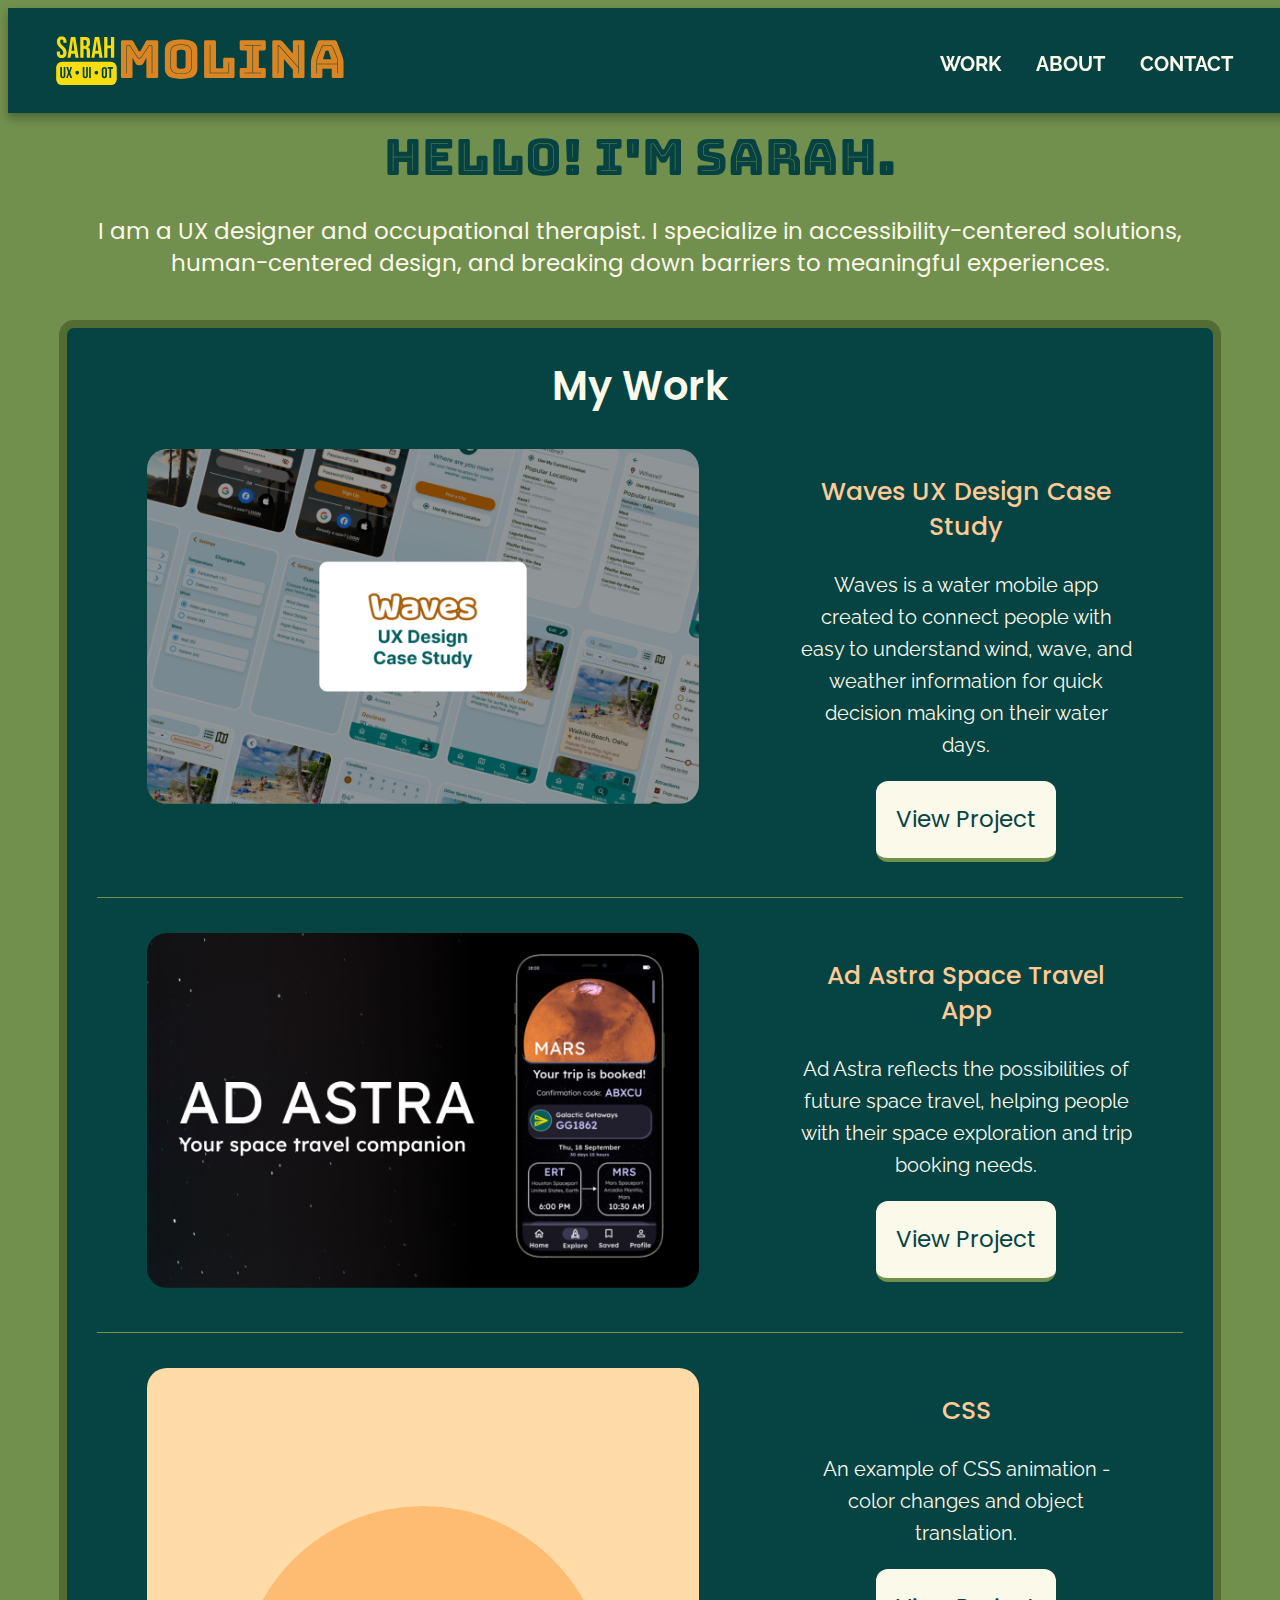
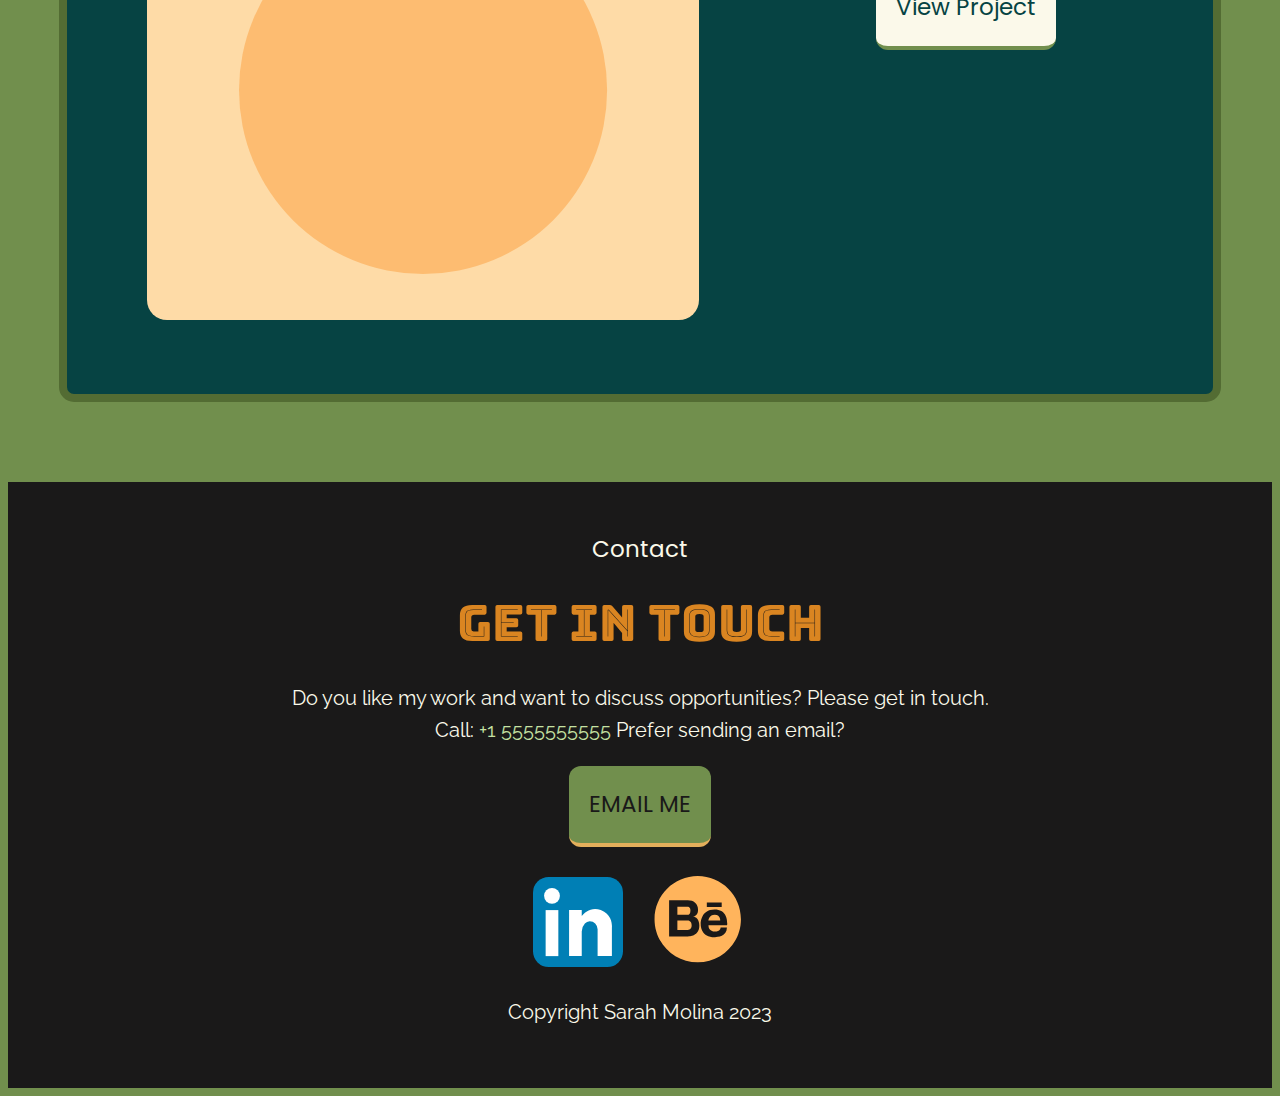
<file: index.html>
<!DOCTYPE html>
<html lang="en">
<head>
    <meta charset="UTF-8">
    <meta name="viewport" content="width=device-width, initial-scale=1">
    <link rel="stylesheet" type="text/css" href="https://necolas.github.io/normalize.css/8.0.1/normalize.css">
    <link rel="stylesheet" type="text/css" href="css/style.css">
    <link rel="preconnect" href="https://fonts.googleapis.com">
    <link rel="preconnect" href="https://fonts.gstatic.com" crossorigin>
    <link href="https://fonts.googleapis.com/css2?family=Raleway&display=swap" rel="stylesheet">
    <link rel="preconnect" href="https://fonts.googleapis.com">
    <link rel="preconnect" href="https://fonts.gstatic.com" crossorigin>
    <link href="https://fonts.googleapis.com/css2?family=Poppins:wght@400;500;600;700&display=swap" rel="stylesheet">
    <link rel="preconnect" href="https://fonts.googleapis.com">
    <link rel="preconnect" href="https://fonts.gstatic.com" crossorigin>
    <link href="https://fonts.googleapis.com/css2?family=Bungee+Inline&display=swap" rel="stylesheet">
    <title>Sarah Molina UX/UI Designer</title>
    <link rel="stylesheet" href="https://cdnjs.cloudflare.com/ajax/libs/font-awesome/6.5.1/css/all.min.css" integrity="sha512-DTOQO9RWCH3ppGqcWaEA1BIZOC6xxalwEsw9c2QQeAIftl+Vegovlnee1c9QX4TctnWMn13TZye+giMm8e2LwA==" crossorigin="anonymous" referrerpolicy="no-referrer" />
</head>

<body>
    <header id="header">
       <div class="container"> <!--container circlebehind-->
            <div class="navtoggle" id="myNavtoggle">  
                <a href="index.html"><svg id="logo" class="smlogo" width="auto" height="100%" viewBox="0 0 515 108" fill="none" xmlns="http://www.w3.org/2000/svg">
                    <path d="M23.384 51.51C20.664 51.51 18.607 50.745 17.213 49.215C15.819 47.651 15.122 45.424 15.122 42.534V40.494H20.426V42.942C20.426 45.254 21.395 46.41 23.333 46.41C24.285 46.41 24.999 46.138 25.475 45.594C25.985 45.016 26.24 44.098 26.24 42.84C26.24 41.344 25.9 40.035 25.22 38.913C24.54 37.757 23.282 36.38 21.446 34.782C19.134 32.742 17.519 30.906 16.601 29.274C15.683 27.608 15.224 25.738 15.224 23.664C15.224 20.842 15.938 18.666 17.366 17.136C18.794 15.572 20.868 14.79 23.588 14.79C26.274 14.79 28.297 15.572 29.657 17.136C31.051 18.666 31.748 20.876 31.748 23.766V25.245H26.444V23.409C26.444 22.185 26.206 21.301 25.73 20.757C25.254 20.179 24.557 19.89 23.639 19.89C21.769 19.89 20.834 21.029 20.834 23.307C20.834 24.599 21.174 25.806 21.854 26.928C22.568 28.05 23.843 29.41 25.679 31.008C28.025 33.048 29.64 34.901 30.524 36.567C31.408 38.233 31.85 40.188 31.85 42.432C31.85 45.356 31.119 47.6 29.657 49.164C28.229 50.728 26.138 51.51 23.384 51.51ZM39.2522 15.3H46.8512L52.6652 51H47.0552L46.0352 43.911V44.013H39.6602L38.6402 51H33.4382L39.2522 15.3ZM45.3722 39.168L42.8732 21.522H42.7712L40.3232 39.168H45.3722ZM55.3869 15.3H63.6999C66.5899 15.3 68.6979 15.98 70.0239 17.34C71.3499 18.666 72.0129 20.723 72.0129 23.511V25.704C72.0129 29.41 70.7889 31.756 68.3409 32.742V32.844C69.7009 33.252 70.6529 34.085 71.1969 35.343C71.7749 36.601 72.0639 38.284 72.0639 40.392V46.665C72.0639 47.685 72.0979 48.518 72.1659 49.164C72.2339 49.776 72.4039 50.388 72.6759 51H66.9639C66.7599 50.422 66.6239 49.878 66.5559 49.368C66.4879 48.858 66.4539 47.94 66.4539 46.614V40.086C66.4539 38.454 66.1819 37.315 65.6379 36.669C65.1279 36.023 64.2269 35.7 62.9349 35.7H60.9969V51H55.3869V15.3ZM63.0369 30.6C64.1589 30.6 64.9919 30.311 65.5359 29.733C66.1139 29.155 66.4029 28.186 66.4029 26.826V24.072C66.4029 22.78 66.1649 21.845 65.6889 21.267C65.2469 20.689 64.5329 20.4 63.5469 20.4H60.9969V30.6H63.0369ZM80.2912 15.3H87.8902L93.7042 51H88.0942L87.0742 43.911V44.013H80.6992L79.6792 51H74.4772L80.2912 15.3ZM86.4112 39.168L83.9122 21.522H83.8102L81.3622 39.168H86.4112ZM96.426 15.3H102.036V29.835H108.054V15.3H113.664V51H108.054V34.935H102.036V51H96.426V15.3Z" fill="#F7DD0E"/>
                    <rect x="14" y="58" width="104" height="40" rx="10" fill="#F7DD0E"/>
                    <path d="M25.427 86.27C23.987 86.27 22.889 85.865 22.133 85.055C21.377 84.227 20.999 83.048 20.999 81.518V67.1H23.969V81.734C23.969 82.382 24.095 82.85 24.347 83.138C24.617 83.426 24.995 83.57 25.481 83.57C25.967 83.57 26.336 83.426 26.588 83.138C26.858 82.85 26.993 82.382 26.993 81.734V67.1H29.855V81.518C29.855 83.048 29.477 84.227 28.721 85.055C27.965 85.865 26.867 86.27 25.427 86.27ZM34.5629 76.334L31.2959 67.1H34.4279L36.4259 73.202H36.4799L38.5319 67.1H41.3399L38.0729 76.334L41.5019 86H38.3699L36.2099 79.412H36.1559L33.9419 86H31.1339L34.5629 76.334ZM50.1799 79.655C49.3159 79.655 48.5779 79.358 47.9659 78.764C47.3719 78.152 47.0749 77.414 47.0749 76.55C47.0749 75.686 47.3719 74.957 47.9659 74.363C48.5779 73.751 49.3159 73.445 50.1799 73.445C51.0439 73.445 51.7729 73.751 52.3669 74.363C52.9789 74.957 53.2849 75.686 53.2849 76.55C53.2849 77.414 52.9789 78.152 52.3669 78.764C51.7729 79.358 51.0439 79.655 50.1799 79.655ZM63.9758 86.27C62.5358 86.27 61.4378 85.865 60.6818 85.055C59.9258 84.227 59.5478 83.048 59.5478 81.518V67.1H62.5178V81.734C62.5178 82.382 62.6438 82.85 62.8958 83.138C63.1658 83.426 63.5438 83.57 64.0298 83.57C64.5158 83.57 64.8848 83.426 65.1368 83.138C65.4068 82.85 65.5418 82.382 65.5418 81.734V67.1H68.4038V81.518C68.4038 83.048 68.0258 84.227 67.2698 85.055C66.5138 85.865 65.4158 86.27 63.9758 86.27ZM70.5191 67.1H73.4891V86H70.5191V67.1ZM82.9807 79.655C82.1167 79.655 81.3787 79.358 80.7667 78.764C80.1727 78.152 79.8757 77.414 79.8757 76.55C79.8757 75.686 80.1727 74.957 80.7667 74.363C81.3787 73.751 82.1167 73.445 82.9807 73.445C83.8447 73.445 84.5737 73.751 85.1677 74.363C85.7797 74.957 86.0857 75.686 86.0857 76.55C86.0857 77.414 85.7797 78.152 85.1677 78.764C84.5737 79.358 83.8447 79.655 82.9807 79.655ZM96.7496 86.27C95.2916 86.27 94.1756 85.856 93.4016 85.028C92.6276 84.2 92.2406 83.03 92.2406 81.518V71.582C92.2406 70.07 92.6276 68.9 93.4016 68.072C94.1756 67.244 95.2916 66.83 96.7496 66.83C98.2076 66.83 99.3236 67.244 100.098 68.072C100.872 68.9 101.259 70.07 101.259 71.582V81.518C101.259 83.03 100.872 84.2 100.098 85.028C99.3236 85.856 98.2076 86.27 96.7496 86.27ZM96.7496 83.57C97.7756 83.57 98.2886 82.949 98.2886 81.707V71.393C98.2886 70.151 97.7756 69.53 96.7496 69.53C95.7236 69.53 95.2106 70.151 95.2106 71.393V81.707C95.2106 82.949 95.7236 83.57 96.7496 83.57ZM105.484 69.8H102.379V67.1H111.559V69.8H108.454V86H105.484V69.8Z" fill="#064343"/>
                    <path d="M156.89 51.35C155.81 51.35 155.03 51.11 154.55 50.63C154.07 50.15 153.32 49.13 152.3 47.57L141.32 30.83C140.96 30.23 140.54 29.84 140.06 29.66C139.58 29.42 139.1 29.3 138.62 29.3H137.09C136.31 29.3 135.71 29.54 135.29 30.02C134.93 30.44 134.75 31.13 134.75 32.09V77.9H135.65V32.09C135.65 31.61 135.74 31.19 135.92 30.83C136.1 30.41 136.49 30.2 137.09 30.2H138.44C138.86 30.2 139.22 30.26 139.52 30.38C139.88 30.5 140.24 30.86 140.6 31.46L151.58 48.02C152.66 49.64 153.47 50.75 154.01 51.35C154.61 51.95 155.57 52.25 156.89 52.25C158.21 52.25 159.14 51.95 159.68 51.35C160.28 50.75 161.12 49.64 162.2 48.02L173.18 31.46C173.54 30.86 173.87 30.5 174.17 30.38C174.47 30.26 174.83 30.2 175.25 30.2H176.6C177.2 30.2 177.59 30.41 177.77 30.83C178.01 31.19 178.13 31.61 178.13 32.09V77.9H179.03V32.09C179.03 31.13 178.82 30.44 178.4 30.02C178.04 29.54 177.44 29.3 176.6 29.3H175.07C174.59 29.3 174.11 29.42 173.63 29.66C173.21 29.84 172.82 30.23 172.46 30.83L161.48 47.57C160.46 49.13 159.71 50.15 159.23 50.63C158.75 51.11 157.97 51.35 156.89 51.35ZM141.86 86H128.45C127.31 86 126.47 85.76 125.93 85.28C125.45 84.74 125.21 83.9 125.21 82.76V24.44C125.21 23.3 125.45 22.49 125.93 22.01C126.47 21.47 127.31 21.2 128.45 21.2H142.94C143.9 21.2 144.68 21.41 145.28 21.83C145.94 22.25 146.54 22.94 147.08 23.9L155.18 38.57C155.48 39.11 155.72 39.5 155.9 39.74C156.14 39.98 156.44 40.1 156.8 40.1H157.61C157.97 40.1 158.24 39.98 158.42 39.74C158.66 39.5 158.93 39.11 159.23 38.57L167.24 23.9C167.78 22.94 168.35 22.25 168.95 21.83C169.61 21.41 170.42 21.2 171.38 21.2H185.96C187.1 21.2 187.91 21.47 188.39 22.01C188.93 22.49 189.2 23.3 189.2 24.44V82.76C189.2 83.9 188.93 84.74 188.39 85.28C187.91 85.76 187.1 86 185.96 86H172.1C170.96 86 170.12 85.76 169.58 85.28C169.1 84.74 168.86 83.9 168.86 82.76V51.08L163.55 60.89C163.01 61.91 162.35 62.66 161.57 63.14C160.85 63.56 159.92 63.77 158.78 63.77H155.18C154.04 63.77 153.08 63.56 152.3 63.14C151.58 62.66 150.95 61.91 150.41 60.89L145.1 51.08V82.76C145.1 83.9 144.83 84.74 144.29 85.28C143.81 85.76 143 86 141.86 86ZM256.487 68.99C256.487 71.75 256.067 74.27 255.227 76.55C254.447 78.77 253.007 80.69 250.907 82.31C248.867 83.87 246.017 85.1 242.357 86C238.757 86.9 234.167 87.35 228.587 87.35C223.007 87.35 218.387 86.9 214.727 86C211.067 85.1 208.187 83.87 206.087 82.31C204.047 80.69 202.607 78.77 201.767 76.55C200.987 74.27 200.597 71.75 200.597 68.99V38.3C200.597 35.54 200.987 33.05 201.767 30.83C202.607 28.55 204.047 26.6 206.087 24.98C208.187 23.36 211.067 22.1 214.727 21.2C218.387 20.3 223.007 19.85 228.587 19.85C234.167 19.85 238.757 20.3 242.357 21.2C246.017 22.1 248.867 23.36 250.907 24.98C253.007 26.6 254.447 28.55 255.227 30.83C256.067 33.05 256.487 35.54 256.487 38.3V68.99ZM246.677 66.92V40.37C246.677 36.77 245.387 33.86 242.807 31.64C240.227 29.36 235.427 28.22 228.407 28.22C221.387 28.22 216.617 29.36 214.097 31.64C211.577 33.86 210.317 36.77 210.317 40.37V66.92C210.317 70.52 211.577 73.46 214.097 75.74C216.617 77.96 221.387 79.07 228.407 79.07C235.427 79.07 240.227 77.96 242.807 75.74C245.387 73.46 246.677 70.52 246.677 66.92ZM211.217 66.92V40.37C211.217 37.01 212.417 34.31 214.817 32.27C217.217 30.17 221.747 29.12 228.407 29.12C235.067 29.12 239.627 30.17 242.087 32.27C244.547 34.31 245.777 37.01 245.777 40.37V66.92C245.777 70.28 244.547 73.01 242.087 75.11C239.627 77.15 235.067 78.17 228.407 78.17C221.747 78.17 217.217 77.15 214.817 75.11C212.417 73.01 211.217 70.28 211.217 66.92ZM221.027 65.75C221.027 66.95 221.477 67.97 222.377 68.81C223.277 69.59 225.347 69.98 228.587 69.98C231.827 69.98 233.897 69.59 234.797 68.81C235.697 67.97 236.147 66.95 236.147 65.75V41.54C236.147 40.4 235.697 39.44 234.797 38.66C233.897 37.82 231.827 37.4 228.587 37.4C225.347 37.4 223.277 37.82 222.377 38.66C221.477 39.44 221.027 40.4 221.027 41.54V65.75ZM316.994 86H271.184C270.044 86 269.204 85.76 268.664 85.28C268.184 84.74 267.944 83.9 267.944 82.76V24.44C267.944 23.3 268.184 22.49 268.664 22.01C269.204 21.47 270.044 21.2 271.184 21.2H285.134C286.274 21.2 287.084 21.47 287.564 22.01C288.104 22.49 288.374 23.3 288.374 24.44V68.99H300.704V54.41C300.704 53.27 300.944 52.46 301.424 51.98C301.964 51.44 302.804 51.17 303.944 51.17H316.994C318.134 51.17 318.944 51.44 319.424 51.98C319.964 52.46 320.234 53.27 320.234 54.41V82.76C320.234 83.9 319.964 84.74 319.424 85.28C318.944 85.76 318.134 86 316.994 86ZM277.754 77.9H310.874V59.27H309.974V77H278.654V29.3H277.754V77.9ZM332.323 86C331.183 86 330.343 85.76 329.803 85.28C329.323 84.74 329.083 83.9 329.083 82.76V72.05C329.083 70.91 329.323 70.1 329.803 69.62C330.343 69.08 331.183 68.81 332.323 68.81H341.233V38.57H332.323C331.183 38.57 330.343 38.33 329.803 37.85C329.323 37.31 329.083 36.47 329.083 35.33V24.44C329.083 23.3 329.323 22.49 329.803 22.01C330.343 21.47 331.183 21.2 332.323 21.2H370.663C371.803 21.2 372.613 21.47 373.093 22.01C373.633 22.49 373.902 23.3 373.902 24.44V35.33C373.902 36.47 373.633 37.31 373.093 37.85C372.613 38.33 371.803 38.57 370.663 38.57H361.933V68.81H370.663C371.803 68.81 372.613 69.08 373.093 69.62C373.633 70.1 373.902 70.91 373.902 72.05V82.76C373.902 83.9 373.633 84.74 373.093 85.28C372.613 85.76 371.803 86 370.663 86H332.323ZM365.803 77.9V77H352.033V30.2H365.803V29.3H337.183V30.2H351.133V77H337.183V77.9H365.803ZM396.895 30.02C396.595 29.72 396.355 29.51 396.175 29.39C395.995 29.27 395.785 29.21 395.545 29.21C395.305 29.21 395.065 29.3 394.825 29.48C394.585 29.66 394.465 29.93 394.465 30.29V77.9H395.365V30.47C395.365 30.41 395.365 30.35 395.365 30.29C395.425 30.23 395.485 30.2 395.545 30.2C395.605 30.2 395.665 30.23 395.725 30.29C395.845 30.35 395.935 30.41 395.995 30.47L430.015 68.63V77.9H430.915V29.3H430.015V67.28L396.895 30.02ZM401.755 86H388.255C387.115 86 386.275 85.76 385.735 85.28C385.255 84.74 385.015 83.9 385.015 82.76V24.44C385.015 23.3 385.255 22.49 385.735 22.01C386.275 21.47 387.115 21.2 388.255 21.2H397.615C398.755 21.2 399.715 21.38 400.495 21.74C401.335 22.1 402.145 22.73 402.925 23.63L420.385 43.61V24.44C420.385 23.3 420.625 22.49 421.105 22.01C421.645 21.47 422.485 21.2 423.625 21.2H437.125C438.265 21.2 439.075 21.47 439.555 22.01C440.095 22.49 440.365 23.3 440.365 24.44V82.76C440.365 83.9 440.095 84.74 439.555 85.28C439.075 85.76 438.265 86 437.125 86H423.625C422.485 86 421.645 85.76 421.105 85.28C420.625 84.74 420.385 83.9 420.385 82.76V71.69L404.995 53.06V82.76C404.995 83.9 404.725 84.74 404.185 85.28C403.705 85.76 402.895 86 401.755 86ZM461.868 58.73C461.868 57.11 461.988 55.61 462.228 54.23C462.528 52.85 462.888 51.56 463.308 50.36L469.068 35.6C469.668 34.1 470.328 32.84 471.048 31.82C471.768 30.74 473.028 30.2 474.828 30.2H483.648C485.328 30.2 486.528 30.74 487.248 31.82C487.968 32.84 488.658 34.13 489.318 35.69L495.528 50.36C495.948 51.56 496.278 52.85 496.518 54.23C496.818 55.61 496.968 57.11 496.968 58.73V61.52H461.868V58.73ZM476.268 40.1L472.038 53.78H486.168L481.938 40.1C481.698 39.56 481.428 39.17 481.128 38.93C480.888 38.69 480.588 38.57 480.228 38.57H477.978C477.618 38.57 477.288 38.69 476.988 38.93C476.748 39.17 476.508 39.56 476.268 40.1ZM496.968 77.9H497.868V58.73C497.868 57.05 497.718 55.52 497.418 54.14C497.178 52.7 496.818 51.32 496.338 50L490.128 35.33C489.408 33.59 488.628 32.15 487.788 31.01C487.008 29.87 485.628 29.3 483.648 29.3H474.828C472.788 29.3 471.348 29.87 470.508 31.01C469.668 32.15 468.918 33.56 468.258 35.24L462.498 50C462.018 51.32 461.628 52.7 461.328 54.14C461.088 55.52 460.968 57.05 460.968 58.73V77.9H461.868V62.42H496.968V77.9ZM471.138 82.76C471.138 83.9 470.868 84.74 470.328 85.28C469.848 85.76 469.038 86 467.898 86H454.668C453.528 86 452.688 85.76 452.148 85.28C451.668 84.74 451.428 83.9 451.428 82.76V59C451.428 57.2 451.698 55.13 452.238 52.79C452.838 50.45 453.738 47.72 454.938 44.6L462.768 24.17C463.128 23.15 463.668 22.4 464.388 21.92C465.168 21.44 466.158 21.2 467.358 21.2H491.568C492.708 21.2 493.638 21.44 494.358 21.92C495.138 22.4 495.708 23.15 496.068 24.17L503.898 44.6C505.098 47.72 505.968 50.45 506.508 52.79C507.108 55.13 507.408 57.2 507.408 59V82.76C507.408 83.9 507.138 84.74 506.598 85.28C506.118 85.76 505.308 86 504.168 86H490.578C489.378 86 488.478 85.76 487.878 85.28C487.338 84.74 487.068 83.9 487.068 82.76V70.16H471.138V82.76Z" fill="#DA8521"/>
                </svg></a>

                <nav>
                    <ul>
                        <li><a href="index.html">Work</a></li>
                        <li><a href="about.html">About</a></li>
                        <li><a href="#contact">Contact</a></li>
                        <li><a href="javascript:void(0);" class="icon" onclick="menuToggle()"><i class="fa-solid fa-bars"></i></a></li>
                    </ul>
                </nav>
            </div>
        </div>
    </header>



    <main id="overview">
        <div id="hero">
            <div class="container">
            <h1>Hello! I'm Sarah.</h1>
             <h4><span>I am a UX designer and occupational therapist. I specialize in accessibility-centered solutions, human-centered design, and breaking down barriers to meaningful experiences.</span></h4>   
            <!--<p>Paragraph Text</p>-->
            </div>
        </div>

        <div id="work">
            <div class="container-1">
                <h2>My Work</h2>
                <div>
                    <div class="row-1">
                        <div class="col-md-6 col-lg-7">
                        <picture>
                            <source srcset="img/waves/waves@1x.png" media="(max-width:767px)">
                            <img src="img/waves/waves@2x.png" alt="Waves Project Image">
                        </picture>
                        </div>

                        <div class="col-md-6 col-lg-5">
                            <h3>Waves UX Design Case Study</h3>
                            <p>Waves is a water mobile app created to connect people with easy to understand wind, wave, and weather
                                information for quick decision making on their water days.</p>
                            <a href="waves.html" class="button" target="_blank">View Project</a>
                        </div> 
                    </div>

                    <div class="row-1"> <!-- class="row" -->
                        <div class="col-md-6 col-lg-7">
                        <picture>
                            <source srcset="img/ad-astra/ad_astra@1x.png" media="(max-width:767px)">
                            <img src="img/ad-astra/ad_astra@2x.png" alt="Ad Astra Project Image">
                        </picture>
                        </div>
                        
                        <div class="col-md-6 col-lg-5">
                            <h3>Ad Astra Space Travel App</h3>
                            <p>Ad Astra reflects the possibilities of future space travel, helping people with their space exploration and trip booking needs.</p>
                            <a href="adastra.html" class="button" target="_blank">View Project</a>
                        </div>
                    </div>
                    
                    <div class="row no-line"> <!-- class="row" -->
                        <div class="col-md-6 col-lg-7">
                            
                        <svg id="about-circle" class="circle-illustration" xmlns="http://www.w3.org/2000/svg" xmlns:xlink="http://www.w3.org/1999/xlink" x="0px" y="0px"
                            viewBox="0 0 1200 1200" style="enable-background:new 0 0 1200 1200;" xml:space="preserve">
                       <g id="Background" class="background-1">
                           <rect style="fill:#FEDBA7;" width="1200" height="1200"/> <!--look at the naming for CSS-->
                       </g>
                       <g id="Graphic_Element" class="circle-1" transform="translate (0,100)">
                           <circle style="fill:#FDBC71;" cx="600" cy="600" r="400"/>
                       </g>
                       </svg>
                        </div>
                        
                        <div class="col-md-6 col-lg-5">
                            <h3>CSS</h3>
                            <p>An example of CSS animation - color changes and object translation.</p>
                            <a href="#" class="button" target="_blank">View Project</a>
                        </div>
                    </div>

                </div>
            </div>
        </div>

       
    </main>


    <footer id="contact">
        <div class="footer">
            <a href="#contact"><h4>Contact</h4></a>
            <h1>Get in Touch</h1>
            <p>Do you like my work and want to discuss opportunities? Please get in touch. <br>Call: <a href="Tel:+15555555555">+1 5555555555</a> Prefer sending an email?</p>
                <div>
                    <a href="mailto:smolinaa22@myemail.com" class="button contact">Email me</a>
                </div>

                <div class="social-media">
                    <a href="https://www.linkedin.com/in/sarah-molina-otr-l-a258a3230/" target="_blank">
                        <svg id="linkedin" class="socialsvg" viewBox="0 0 64 64" xmlns="http://www.w3.org/2000/svg"><defs><style>.cls-1{fill:#007fb5;}.cls-2{fill:#fff;}</style></defs><title/><g data-name="14-linkedin" id="_14-linkedin"><rect class="cls-1" height="64" rx="11.2" ry="11.2" width="64"/><rect class="cls-2" height="32.72" width="9.03" x="8.99" y="23.54"/><path class="cls-2" d="M48.2,23.54C41.54,21,36.72,25.3,34.66,27.7V23.54h-9V56.26h9V39a8.45,8.45,0,0,1,2.23-5.92,4.75,4.75,0,0,1,3.41-1.67A5.42,5.42,0,0,1,44.24,33a6.13,6.13,0,0,1,1.7,4.35V56.26H56.1V36S57.23,26.92,48.2,23.54Z"/><circle class="cls-2" cx="13.5" cy="13.38" r="5.64"/></g></svg>
                    </a>
                    <a href="https://www.behance.net/sarahm68" target="_blank">
                        <img src="img/behance.svg" class="socialsvg" alt="behance">
                    </a> 

                <p>Copyright Sarah Molina 2023</p>
                </div>
        </div>
    </footer>

    <script
    src="https://code.jquery.com/jquery-3.7.1.min.js"
    integrity="sha256-/JqT3SQfawRcv/BIHPThkBvs0OEvtFFmqPF/lYI/Cxo="
    crossorigin="anonymous"></script>
    <script src="js/scripts.js"></script> <!--references javascript-->
</body>

</html>
</file>
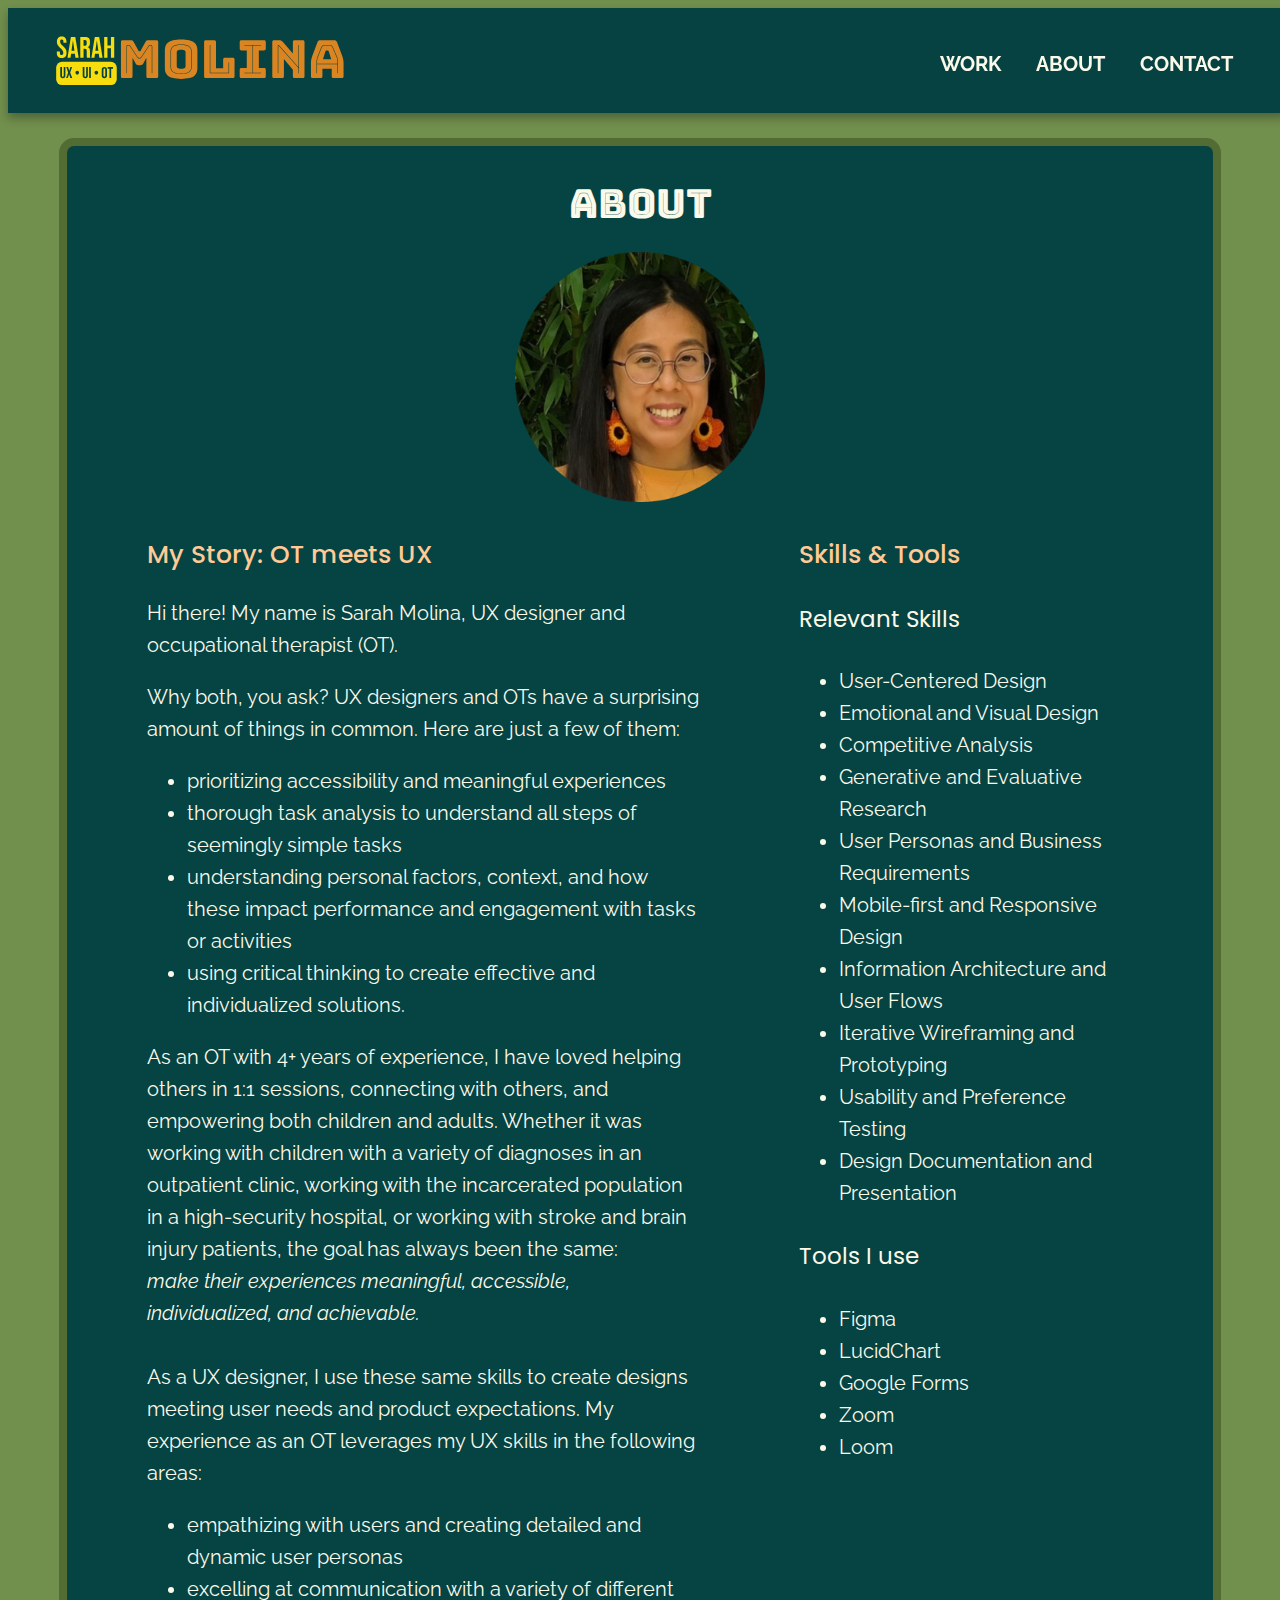
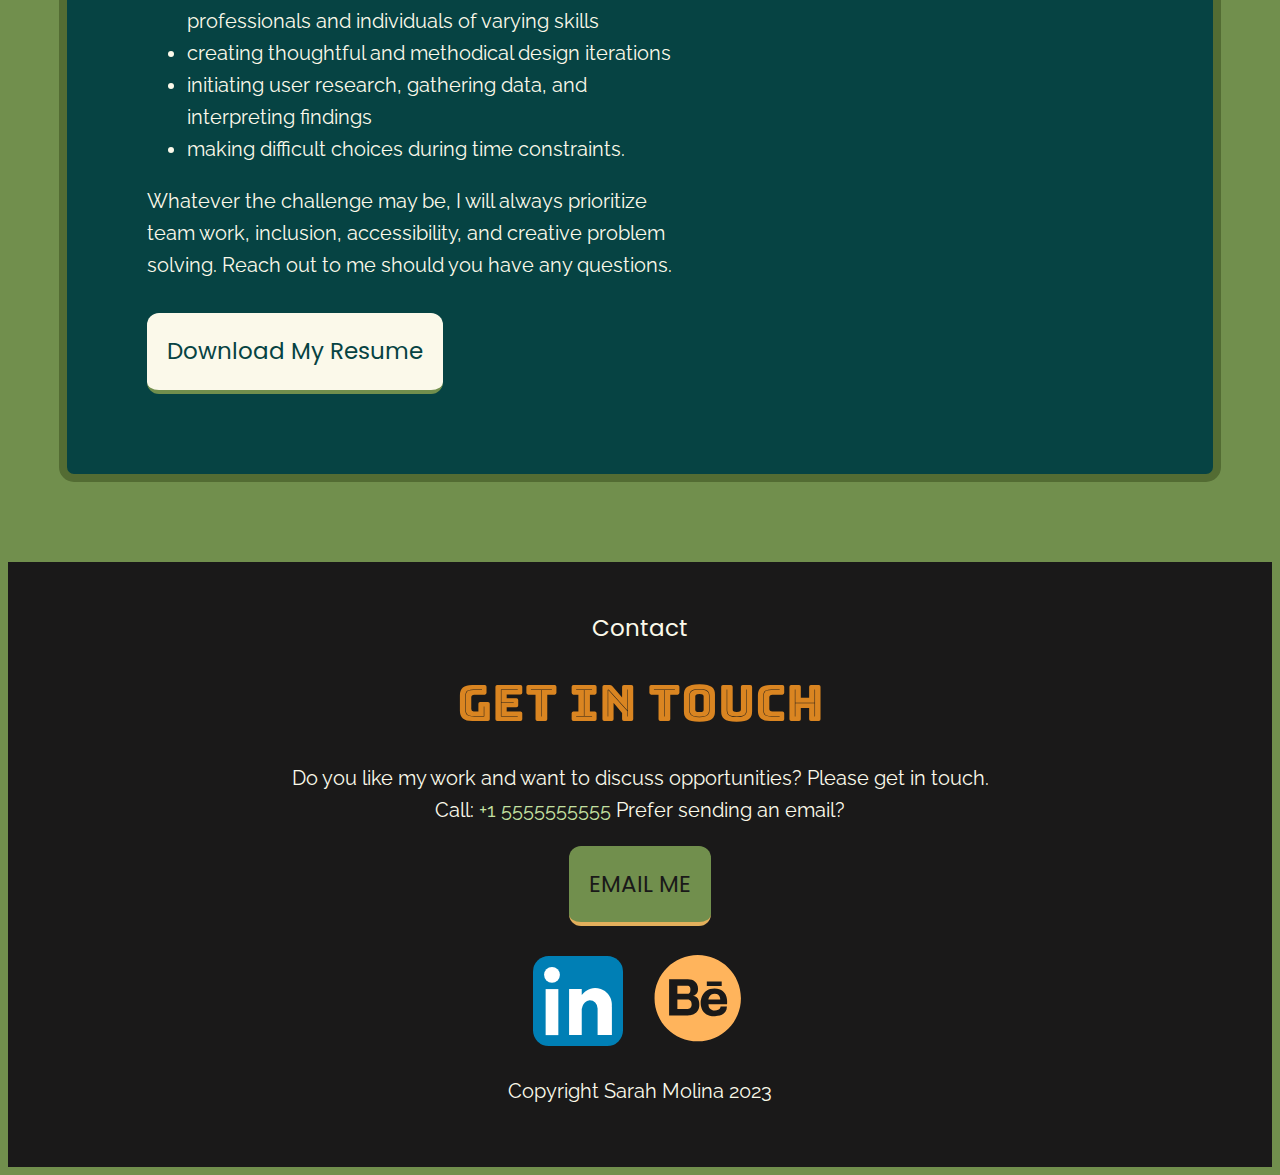
<file: about.html>
<!DOCTYPE html>
<html lang="en">
<head>
    <meta charset="UTF-8">
    <meta name="viewport" content="width=device-width, initial-scale=1">
    <link rel="stylesheet" type="text/css" href="https://necolas.github.io/normalize.css/8.0.1/normalize.css">
    <link rel="stylesheet" type="text/css" href="css/style.css">
    <link rel="preconnect" href="https://fonts.googleapis.com">
    <link rel="preconnect" href="https://fonts.gstatic.com" crossorigin>
    <link href="https://fonts.googleapis.com/css2?family=Raleway&display=swap" rel="stylesheet">
    <link rel="preconnect" href="https://fonts.googleapis.com">
    <link rel="preconnect" href="https://fonts.gstatic.com" crossorigin>
    <link href="https://fonts.googleapis.com/css2?family=Poppins:wght@400;500;600;700&display=swap" rel="stylesheet">
    <link rel="preconnect" href="https://fonts.googleapis.com">
    <link rel="preconnect" href="https://fonts.gstatic.com" crossorigin>
    <link href="https://fonts.googleapis.com/css2?family=Bungee+Inline&display=swap" rel="stylesheet">
    <title>Sarah Molina UX/UI Designer</title>
    <link rel="stylesheet" href="https://cdnjs.cloudflare.com/ajax/libs/font-awesome/6.5.1/css/all.min.css" integrity="sha512-DTOQO9RWCH3ppGqcWaEA1BIZOC6xxalwEsw9c2QQeAIftl+Vegovlnee1c9QX4TctnWMn13TZye+giMm8e2LwA==" crossorigin="anonymous" referrerpolicy="no-referrer" />
</head>

<body>
    <header id="header">
        <div class="container"> <!--container circlebehind-->
             <div class="navtoggle" id="myNavtoggle">  
                 <a href="index.html"><svg id="logo" class="smlogo" width="auto" height="100%" viewBox="0 0 515 108" fill="none" xmlns="http://www.w3.org/2000/svg">
                     <path d="M23.384 51.51C20.664 51.51 18.607 50.745 17.213 49.215C15.819 47.651 15.122 45.424 15.122 42.534V40.494H20.426V42.942C20.426 45.254 21.395 46.41 23.333 46.41C24.285 46.41 24.999 46.138 25.475 45.594C25.985 45.016 26.24 44.098 26.24 42.84C26.24 41.344 25.9 40.035 25.22 38.913C24.54 37.757 23.282 36.38 21.446 34.782C19.134 32.742 17.519 30.906 16.601 29.274C15.683 27.608 15.224 25.738 15.224 23.664C15.224 20.842 15.938 18.666 17.366 17.136C18.794 15.572 20.868 14.79 23.588 14.79C26.274 14.79 28.297 15.572 29.657 17.136C31.051 18.666 31.748 20.876 31.748 23.766V25.245H26.444V23.409C26.444 22.185 26.206 21.301 25.73 20.757C25.254 20.179 24.557 19.89 23.639 19.89C21.769 19.89 20.834 21.029 20.834 23.307C20.834 24.599 21.174 25.806 21.854 26.928C22.568 28.05 23.843 29.41 25.679 31.008C28.025 33.048 29.64 34.901 30.524 36.567C31.408 38.233 31.85 40.188 31.85 42.432C31.85 45.356 31.119 47.6 29.657 49.164C28.229 50.728 26.138 51.51 23.384 51.51ZM39.2522 15.3H46.8512L52.6652 51H47.0552L46.0352 43.911V44.013H39.6602L38.6402 51H33.4382L39.2522 15.3ZM45.3722 39.168L42.8732 21.522H42.7712L40.3232 39.168H45.3722ZM55.3869 15.3H63.6999C66.5899 15.3 68.6979 15.98 70.0239 17.34C71.3499 18.666 72.0129 20.723 72.0129 23.511V25.704C72.0129 29.41 70.7889 31.756 68.3409 32.742V32.844C69.7009 33.252 70.6529 34.085 71.1969 35.343C71.7749 36.601 72.0639 38.284 72.0639 40.392V46.665C72.0639 47.685 72.0979 48.518 72.1659 49.164C72.2339 49.776 72.4039 50.388 72.6759 51H66.9639C66.7599 50.422 66.6239 49.878 66.5559 49.368C66.4879 48.858 66.4539 47.94 66.4539 46.614V40.086C66.4539 38.454 66.1819 37.315 65.6379 36.669C65.1279 36.023 64.2269 35.7 62.9349 35.7H60.9969V51H55.3869V15.3ZM63.0369 30.6C64.1589 30.6 64.9919 30.311 65.5359 29.733C66.1139 29.155 66.4029 28.186 66.4029 26.826V24.072C66.4029 22.78 66.1649 21.845 65.6889 21.267C65.2469 20.689 64.5329 20.4 63.5469 20.4H60.9969V30.6H63.0369ZM80.2912 15.3H87.8902L93.7042 51H88.0942L87.0742 43.911V44.013H80.6992L79.6792 51H74.4772L80.2912 15.3ZM86.4112 39.168L83.9122 21.522H83.8102L81.3622 39.168H86.4112ZM96.426 15.3H102.036V29.835H108.054V15.3H113.664V51H108.054V34.935H102.036V51H96.426V15.3Z" fill="#F7DD0E"/>
                     <rect x="14" y="58" width="104" height="40" rx="10" fill="#F7DD0E"/>
                     <path d="M25.427 86.27C23.987 86.27 22.889 85.865 22.133 85.055C21.377 84.227 20.999 83.048 20.999 81.518V67.1H23.969V81.734C23.969 82.382 24.095 82.85 24.347 83.138C24.617 83.426 24.995 83.57 25.481 83.57C25.967 83.57 26.336 83.426 26.588 83.138C26.858 82.85 26.993 82.382 26.993 81.734V67.1H29.855V81.518C29.855 83.048 29.477 84.227 28.721 85.055C27.965 85.865 26.867 86.27 25.427 86.27ZM34.5629 76.334L31.2959 67.1H34.4279L36.4259 73.202H36.4799L38.5319 67.1H41.3399L38.0729 76.334L41.5019 86H38.3699L36.2099 79.412H36.1559L33.9419 86H31.1339L34.5629 76.334ZM50.1799 79.655C49.3159 79.655 48.5779 79.358 47.9659 78.764C47.3719 78.152 47.0749 77.414 47.0749 76.55C47.0749 75.686 47.3719 74.957 47.9659 74.363C48.5779 73.751 49.3159 73.445 50.1799 73.445C51.0439 73.445 51.7729 73.751 52.3669 74.363C52.9789 74.957 53.2849 75.686 53.2849 76.55C53.2849 77.414 52.9789 78.152 52.3669 78.764C51.7729 79.358 51.0439 79.655 50.1799 79.655ZM63.9758 86.27C62.5358 86.27 61.4378 85.865 60.6818 85.055C59.9258 84.227 59.5478 83.048 59.5478 81.518V67.1H62.5178V81.734C62.5178 82.382 62.6438 82.85 62.8958 83.138C63.1658 83.426 63.5438 83.57 64.0298 83.57C64.5158 83.57 64.8848 83.426 65.1368 83.138C65.4068 82.85 65.5418 82.382 65.5418 81.734V67.1H68.4038V81.518C68.4038 83.048 68.0258 84.227 67.2698 85.055C66.5138 85.865 65.4158 86.27 63.9758 86.27ZM70.5191 67.1H73.4891V86H70.5191V67.1ZM82.9807 79.655C82.1167 79.655 81.3787 79.358 80.7667 78.764C80.1727 78.152 79.8757 77.414 79.8757 76.55C79.8757 75.686 80.1727 74.957 80.7667 74.363C81.3787 73.751 82.1167 73.445 82.9807 73.445C83.8447 73.445 84.5737 73.751 85.1677 74.363C85.7797 74.957 86.0857 75.686 86.0857 76.55C86.0857 77.414 85.7797 78.152 85.1677 78.764C84.5737 79.358 83.8447 79.655 82.9807 79.655ZM96.7496 86.27C95.2916 86.27 94.1756 85.856 93.4016 85.028C92.6276 84.2 92.2406 83.03 92.2406 81.518V71.582C92.2406 70.07 92.6276 68.9 93.4016 68.072C94.1756 67.244 95.2916 66.83 96.7496 66.83C98.2076 66.83 99.3236 67.244 100.098 68.072C100.872 68.9 101.259 70.07 101.259 71.582V81.518C101.259 83.03 100.872 84.2 100.098 85.028C99.3236 85.856 98.2076 86.27 96.7496 86.27ZM96.7496 83.57C97.7756 83.57 98.2886 82.949 98.2886 81.707V71.393C98.2886 70.151 97.7756 69.53 96.7496 69.53C95.7236 69.53 95.2106 70.151 95.2106 71.393V81.707C95.2106 82.949 95.7236 83.57 96.7496 83.57ZM105.484 69.8H102.379V67.1H111.559V69.8H108.454V86H105.484V69.8Z" fill="#064343"/>
                     <path d="M156.89 51.35C155.81 51.35 155.03 51.11 154.55 50.63C154.07 50.15 153.32 49.13 152.3 47.57L141.32 30.83C140.96 30.23 140.54 29.84 140.06 29.66C139.58 29.42 139.1 29.3 138.62 29.3H137.09C136.31 29.3 135.71 29.54 135.29 30.02C134.93 30.44 134.75 31.13 134.75 32.09V77.9H135.65V32.09C135.65 31.61 135.74 31.19 135.92 30.83C136.1 30.41 136.49 30.2 137.09 30.2H138.44C138.86 30.2 139.22 30.26 139.52 30.38C139.88 30.5 140.24 30.86 140.6 31.46L151.58 48.02C152.66 49.64 153.47 50.75 154.01 51.35C154.61 51.95 155.57 52.25 156.89 52.25C158.21 52.25 159.14 51.95 159.68 51.35C160.28 50.75 161.12 49.64 162.2 48.02L173.18 31.46C173.54 30.86 173.87 30.5 174.17 30.38C174.47 30.26 174.83 30.2 175.25 30.2H176.6C177.2 30.2 177.59 30.41 177.77 30.83C178.01 31.19 178.13 31.61 178.13 32.09V77.9H179.03V32.09C179.03 31.13 178.82 30.44 178.4 30.02C178.04 29.54 177.44 29.3 176.6 29.3H175.07C174.59 29.3 174.11 29.42 173.63 29.66C173.21 29.84 172.82 30.23 172.46 30.83L161.48 47.57C160.46 49.13 159.71 50.15 159.23 50.63C158.75 51.11 157.97 51.35 156.89 51.35ZM141.86 86H128.45C127.31 86 126.47 85.76 125.93 85.28C125.45 84.74 125.21 83.9 125.21 82.76V24.44C125.21 23.3 125.45 22.49 125.93 22.01C126.47 21.47 127.31 21.2 128.45 21.2H142.94C143.9 21.2 144.68 21.41 145.28 21.83C145.94 22.25 146.54 22.94 147.08 23.9L155.18 38.57C155.48 39.11 155.72 39.5 155.9 39.74C156.14 39.98 156.44 40.1 156.8 40.1H157.61C157.97 40.1 158.24 39.98 158.42 39.74C158.66 39.5 158.93 39.11 159.23 38.57L167.24 23.9C167.78 22.94 168.35 22.25 168.95 21.83C169.61 21.41 170.42 21.2 171.38 21.2H185.96C187.1 21.2 187.91 21.47 188.39 22.01C188.93 22.49 189.2 23.3 189.2 24.44V82.76C189.2 83.9 188.93 84.74 188.39 85.28C187.91 85.76 187.1 86 185.96 86H172.1C170.96 86 170.12 85.76 169.58 85.28C169.1 84.74 168.86 83.9 168.86 82.76V51.08L163.55 60.89C163.01 61.91 162.35 62.66 161.57 63.14C160.85 63.56 159.92 63.77 158.78 63.77H155.18C154.04 63.77 153.08 63.56 152.3 63.14C151.58 62.66 150.95 61.91 150.41 60.89L145.1 51.08V82.76C145.1 83.9 144.83 84.74 144.29 85.28C143.81 85.76 143 86 141.86 86ZM256.487 68.99C256.487 71.75 256.067 74.27 255.227 76.55C254.447 78.77 253.007 80.69 250.907 82.31C248.867 83.87 246.017 85.1 242.357 86C238.757 86.9 234.167 87.35 228.587 87.35C223.007 87.35 218.387 86.9 214.727 86C211.067 85.1 208.187 83.87 206.087 82.31C204.047 80.69 202.607 78.77 201.767 76.55C200.987 74.27 200.597 71.75 200.597 68.99V38.3C200.597 35.54 200.987 33.05 201.767 30.83C202.607 28.55 204.047 26.6 206.087 24.98C208.187 23.36 211.067 22.1 214.727 21.2C218.387 20.3 223.007 19.85 228.587 19.85C234.167 19.85 238.757 20.3 242.357 21.2C246.017 22.1 248.867 23.36 250.907 24.98C253.007 26.6 254.447 28.55 255.227 30.83C256.067 33.05 256.487 35.54 256.487 38.3V68.99ZM246.677 66.92V40.37C246.677 36.77 245.387 33.86 242.807 31.64C240.227 29.36 235.427 28.22 228.407 28.22C221.387 28.22 216.617 29.36 214.097 31.64C211.577 33.86 210.317 36.77 210.317 40.37V66.92C210.317 70.52 211.577 73.46 214.097 75.74C216.617 77.96 221.387 79.07 228.407 79.07C235.427 79.07 240.227 77.96 242.807 75.74C245.387 73.46 246.677 70.52 246.677 66.92ZM211.217 66.92V40.37C211.217 37.01 212.417 34.31 214.817 32.27C217.217 30.17 221.747 29.12 228.407 29.12C235.067 29.12 239.627 30.17 242.087 32.27C244.547 34.31 245.777 37.01 245.777 40.37V66.92C245.777 70.28 244.547 73.01 242.087 75.11C239.627 77.15 235.067 78.17 228.407 78.17C221.747 78.17 217.217 77.15 214.817 75.11C212.417 73.01 211.217 70.28 211.217 66.92ZM221.027 65.75C221.027 66.95 221.477 67.97 222.377 68.81C223.277 69.59 225.347 69.98 228.587 69.98C231.827 69.98 233.897 69.59 234.797 68.81C235.697 67.97 236.147 66.95 236.147 65.75V41.54C236.147 40.4 235.697 39.44 234.797 38.66C233.897 37.82 231.827 37.4 228.587 37.4C225.347 37.4 223.277 37.82 222.377 38.66C221.477 39.44 221.027 40.4 221.027 41.54V65.75ZM316.994 86H271.184C270.044 86 269.204 85.76 268.664 85.28C268.184 84.74 267.944 83.9 267.944 82.76V24.44C267.944 23.3 268.184 22.49 268.664 22.01C269.204 21.47 270.044 21.2 271.184 21.2H285.134C286.274 21.2 287.084 21.47 287.564 22.01C288.104 22.49 288.374 23.3 288.374 24.44V68.99H300.704V54.41C300.704 53.27 300.944 52.46 301.424 51.98C301.964 51.44 302.804 51.17 303.944 51.17H316.994C318.134 51.17 318.944 51.44 319.424 51.98C319.964 52.46 320.234 53.27 320.234 54.41V82.76C320.234 83.9 319.964 84.74 319.424 85.28C318.944 85.76 318.134 86 316.994 86ZM277.754 77.9H310.874V59.27H309.974V77H278.654V29.3H277.754V77.9ZM332.323 86C331.183 86 330.343 85.76 329.803 85.28C329.323 84.74 329.083 83.9 329.083 82.76V72.05C329.083 70.91 329.323 70.1 329.803 69.62C330.343 69.08 331.183 68.81 332.323 68.81H341.233V38.57H332.323C331.183 38.57 330.343 38.33 329.803 37.85C329.323 37.31 329.083 36.47 329.083 35.33V24.44C329.083 23.3 329.323 22.49 329.803 22.01C330.343 21.47 331.183 21.2 332.323 21.2H370.663C371.803 21.2 372.613 21.47 373.093 22.01C373.633 22.49 373.902 23.3 373.902 24.44V35.33C373.902 36.47 373.633 37.31 373.093 37.85C372.613 38.33 371.803 38.57 370.663 38.57H361.933V68.81H370.663C371.803 68.81 372.613 69.08 373.093 69.62C373.633 70.1 373.902 70.91 373.902 72.05V82.76C373.902 83.9 373.633 84.74 373.093 85.28C372.613 85.76 371.803 86 370.663 86H332.323ZM365.803 77.9V77H352.033V30.2H365.803V29.3H337.183V30.2H351.133V77H337.183V77.9H365.803ZM396.895 30.02C396.595 29.72 396.355 29.51 396.175 29.39C395.995 29.27 395.785 29.21 395.545 29.21C395.305 29.21 395.065 29.3 394.825 29.48C394.585 29.66 394.465 29.93 394.465 30.29V77.9H395.365V30.47C395.365 30.41 395.365 30.35 395.365 30.29C395.425 30.23 395.485 30.2 395.545 30.2C395.605 30.2 395.665 30.23 395.725 30.29C395.845 30.35 395.935 30.41 395.995 30.47L430.015 68.63V77.9H430.915V29.3H430.015V67.28L396.895 30.02ZM401.755 86H388.255C387.115 86 386.275 85.76 385.735 85.28C385.255 84.74 385.015 83.9 385.015 82.76V24.44C385.015 23.3 385.255 22.49 385.735 22.01C386.275 21.47 387.115 21.2 388.255 21.2H397.615C398.755 21.2 399.715 21.38 400.495 21.74C401.335 22.1 402.145 22.73 402.925 23.63L420.385 43.61V24.44C420.385 23.3 420.625 22.49 421.105 22.01C421.645 21.47 422.485 21.2 423.625 21.2H437.125C438.265 21.2 439.075 21.47 439.555 22.01C440.095 22.49 440.365 23.3 440.365 24.44V82.76C440.365 83.9 440.095 84.74 439.555 85.28C439.075 85.76 438.265 86 437.125 86H423.625C422.485 86 421.645 85.76 421.105 85.28C420.625 84.74 420.385 83.9 420.385 82.76V71.69L404.995 53.06V82.76C404.995 83.9 404.725 84.74 404.185 85.28C403.705 85.76 402.895 86 401.755 86ZM461.868 58.73C461.868 57.11 461.988 55.61 462.228 54.23C462.528 52.85 462.888 51.56 463.308 50.36L469.068 35.6C469.668 34.1 470.328 32.84 471.048 31.82C471.768 30.74 473.028 30.2 474.828 30.2H483.648C485.328 30.2 486.528 30.74 487.248 31.82C487.968 32.84 488.658 34.13 489.318 35.69L495.528 50.36C495.948 51.56 496.278 52.85 496.518 54.23C496.818 55.61 496.968 57.11 496.968 58.73V61.52H461.868V58.73ZM476.268 40.1L472.038 53.78H486.168L481.938 40.1C481.698 39.56 481.428 39.17 481.128 38.93C480.888 38.69 480.588 38.57 480.228 38.57H477.978C477.618 38.57 477.288 38.69 476.988 38.93C476.748 39.17 476.508 39.56 476.268 40.1ZM496.968 77.9H497.868V58.73C497.868 57.05 497.718 55.52 497.418 54.14C497.178 52.7 496.818 51.32 496.338 50L490.128 35.33C489.408 33.59 488.628 32.15 487.788 31.01C487.008 29.87 485.628 29.3 483.648 29.3H474.828C472.788 29.3 471.348 29.87 470.508 31.01C469.668 32.15 468.918 33.56 468.258 35.24L462.498 50C462.018 51.32 461.628 52.7 461.328 54.14C461.088 55.52 460.968 57.05 460.968 58.73V77.9H461.868V62.42H496.968V77.9ZM471.138 82.76C471.138 83.9 470.868 84.74 470.328 85.28C469.848 85.76 469.038 86 467.898 86H454.668C453.528 86 452.688 85.76 452.148 85.28C451.668 84.74 451.428 83.9 451.428 82.76V59C451.428 57.2 451.698 55.13 452.238 52.79C452.838 50.45 453.738 47.72 454.938 44.6L462.768 24.17C463.128 23.15 463.668 22.4 464.388 21.92C465.168 21.44 466.158 21.2 467.358 21.2H491.568C492.708 21.2 493.638 21.44 494.358 21.92C495.138 22.4 495.708 23.15 496.068 24.17L503.898 44.6C505.098 47.72 505.968 50.45 506.508 52.79C507.108 55.13 507.408 57.2 507.408 59V82.76C507.408 83.9 507.138 84.74 506.598 85.28C506.118 85.76 505.308 86 504.168 86H490.578C489.378 86 488.478 85.76 487.878 85.28C487.338 84.74 487.068 83.9 487.068 82.76V70.16H471.138V82.76Z" fill="#DA8521"/>
                 </svg></a>
 
                 <nav>
                     <ul>
                         <li><a href="index.html">Work</a></li>
                         <li><a href="about.html">About</a></li>
                         <li><a href="#contact">Contact</a></li>
                         <li><a href="javascript:void(0);" class="icon" onclick="menuToggle()"><i class="fa-solid fa-bars"></i></a></li>
                     </ul>
                 </nav>
             </div>
         </div>
    </header>
 
    <main id="about-page">
        <div id="about">
            <div class="container-1">
                <h2><span>About</span></h2>
                <picture id="profile">
                    <source srcset="img/about-page-img/about_me.png" media="(max-width:767px)">
                    <img class="profile" src="img/about-page-img/about_me.png" alt="about me picture">
                </picture>
                
                <div class="row-1" id="story">
                    <!-- <div class="row"> -->
                        <div class="col-md-6 col-lg-7 line"> <!--in CSS add col-md6lg-7line and specify-->
                            <h3>My Story: OT meets UX</h3>
                            <p>Hi there! My name is Sarah Molina, UX designer and occupational therapist (OT).</p>

                            Why both, you ask? UX designers and OTs have a surprising amount of things in common. Here are just a few of them:                                
                                <ul>
                                    <li>prioritizing accessibility and meaningful experiences</li>
                                    <li>thorough task analysis to understand all steps of seemingly simple tasks</li>
                                    <li>understanding personal factors, context, and how these impact performance and engagement with tasks or activities</li>
                                    <li>using critical thinking to create effective and individualized solutions.</li>
                                </ul>
                            As an OT with 4+ years of experience, I have loved helping others in 1:1 sessions, connecting with others, and empowering both children and adults. Whether it was working with children with a variety of diagnoses in an outpatient clinic, working with the incarcerated population in a high-security hospital, or working with stroke and brain injury patients, the goal has always been the same: <br><i>make their experiences meaningful, accessible, individualized, and achievable.</i>
                                
                            <br><br>
                            As a UX designer, I use these same skills to create designs meeting user needs and product expectations. My experience as an OT leverages my UX skills in the following areas: 
                                <ul>
                                    <li>empathizing with users and creating detailed and dynamic user personas</li>
                                    <li>excelling at communication with a variety of different professionals and individuals of varying skills</li>
                                    <li>creating thoughtful and methodical design iterations</li>
                                    <li>initiating user research, gathering data, and interpreting findings</li>
                                    <li>making difficult choices during time constraints. </li>
                                </ul>
                                Whatever the challenge may be, I will always prioritize team work, inclusion, accessibility, and creative problem solving. Reach out to me should you have any questions.
                            
                                <br>
                                <br>
                            <a href="files/2023_resume.pdf" class="button resume" target="_blank">Download My Resume</a>
                        </div>
                    <!-- </div> -->

                    <!-- <div class="row"> -->
                        <div class="col-md-6 col-lg-5 bottom">
                            <h3>Skills & Tools</h3>
                            <div>
                                <h4>Relevant Skills</h4>
                                <ul>
                                    <li>User-Centered Design</li>
                                    <li>Emotional and Visual Design</li>
                                    <li>Competitive Analysis</li>
                                    <li>Generative and Evaluative Research</li>
                                    <li>User Personas and Business Requirements</li>
                                    <li>Mobile-first and Responsive Design</li>
                                    <li>Information Architecture and User Flows</li>
                                    <li>Iterative Wireframing and Prototyping</li>
                                    <li>Usability and Preference Testing</li>
                                    <li>Design Documentation and Presentation</li>
                                </ul>
                            </div>
                        
                            <div>
                                <h4>Tools I use</h4>
                                <ul>
                                    <li>Figma</li>
                                    <li>LucidChart</li>
                                    <li>Google Forms</li>
                                    <li>Zoom</li>
                                    <li>Loom</li>
                                </ul>
                            </div>
                        </div>
                    <!-- </div> -->
                </div>
            </div>
        </div>
    </main>


    <footer id="contact">
        <div class="footer">
            <a href="#contact"><h4>Contact</h4></a>
            <h1>Get in Touch</h1>
            <p>Do you like my work and want to discuss opportunities? Please get in touch. <br>Call: <a href="Tel:+15555555555">+1 5555555555</a> Prefer sending an email?</p>
                <div>
                    <a href="mailto:smolinaa22@myemail.com" class="button contact">Email me</a>
                </div>

                <div class="social-media">
                    <a href="https://www.linkedin.com/in/sarah-molina-otr-l-a258a3230/" target="_blank">
                        <svg id="linkedin" class="socialsvg" viewBox="0 0 64 64" xmlns="http://www.w3.org/2000/svg"><defs><style>.cls-1{fill:#007fb5;}.cls-2{fill:#fff;}</style></defs><title/><g data-name="14-linkedin" id="_14-linkedin"><rect class="cls-1" height="64" rx="11.2" ry="11.2" width="64"/><rect class="cls-2" height="32.72" width="9.03" x="8.99" y="23.54"/><path class="cls-2" d="M48.2,23.54C41.54,21,36.72,25.3,34.66,27.7V23.54h-9V56.26h9V39a8.45,8.45,0,0,1,2.23-5.92,4.75,4.75,0,0,1,3.41-1.67A5.42,5.42,0,0,1,44.24,33a6.13,6.13,0,0,1,1.7,4.35V56.26H56.1V36S57.23,26.92,48.2,23.54Z"/><circle class="cls-2" cx="13.5" cy="13.38" r="5.64"/></g></svg>
                    </a>
                    <a href="https://www.behance.net/sarahm68" target="_blank">
                        <img src="img/behance.svg" class="socialsvg" alt="behance">
                    </a> 

                <p>Copyright Sarah Molina 2023</p>
                </div>
        </div>
    </footer>

    <script
    src="https://code.jquery.com/jquery-3.7.1.min.js"
    integrity="sha256-/JqT3SQfawRcv/BIHPThkBvs0OEvtFFmqPF/lYI/Cxo="
    crossorigin="anonymous"></script>
    <script src="js/scripts.js"></script>
</body>

</html>
</file>
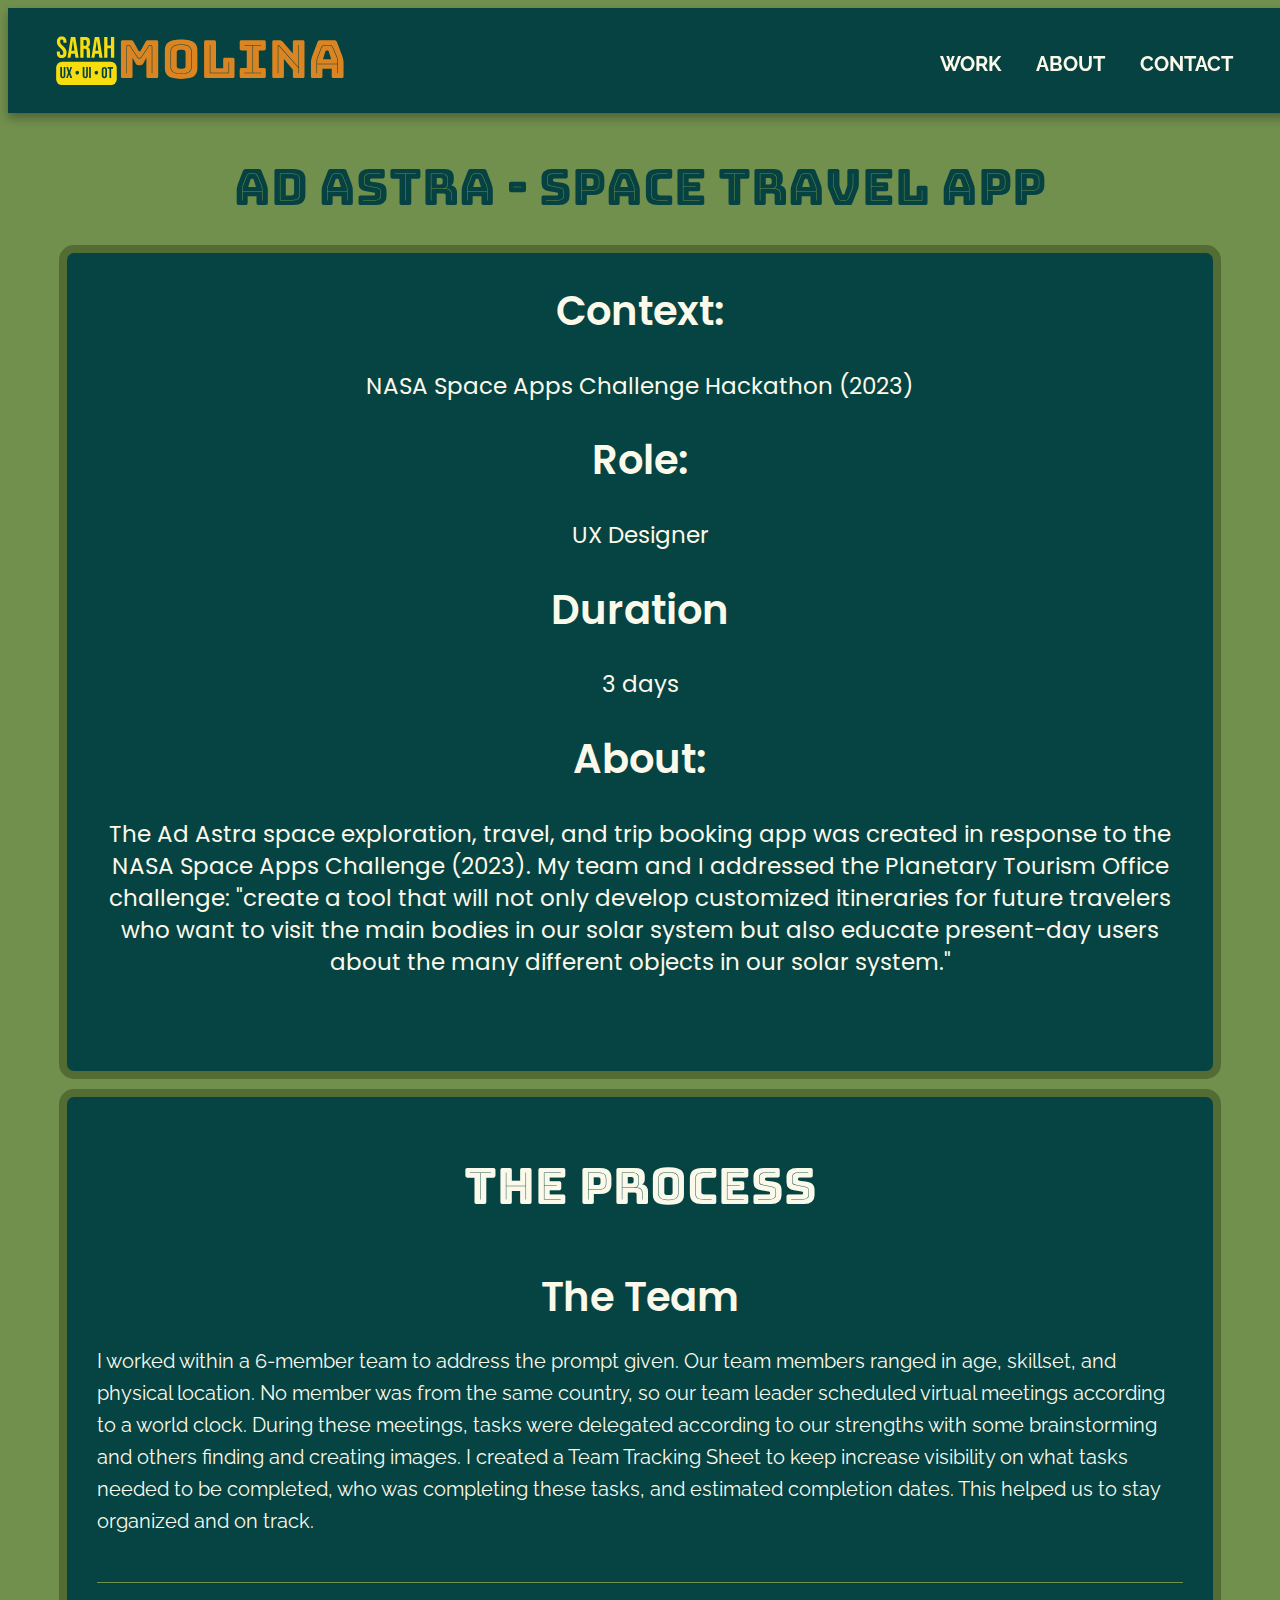
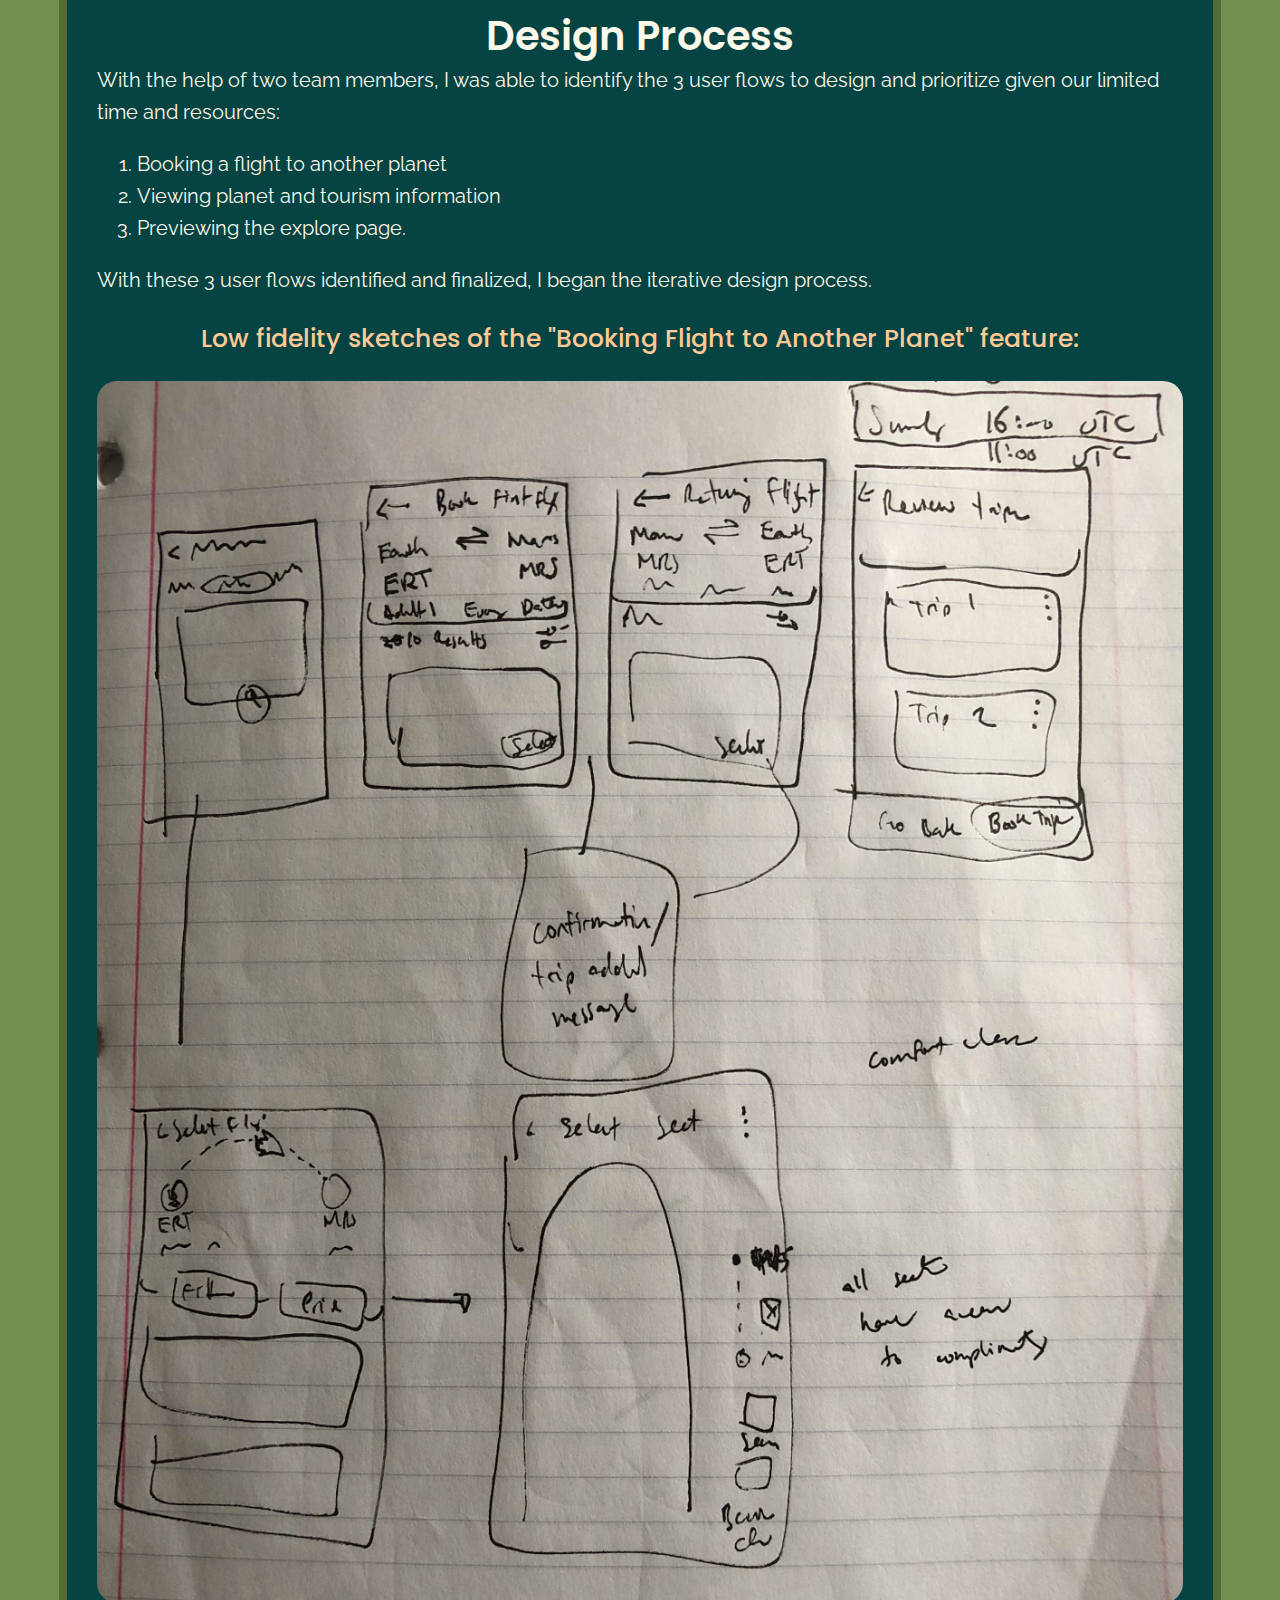
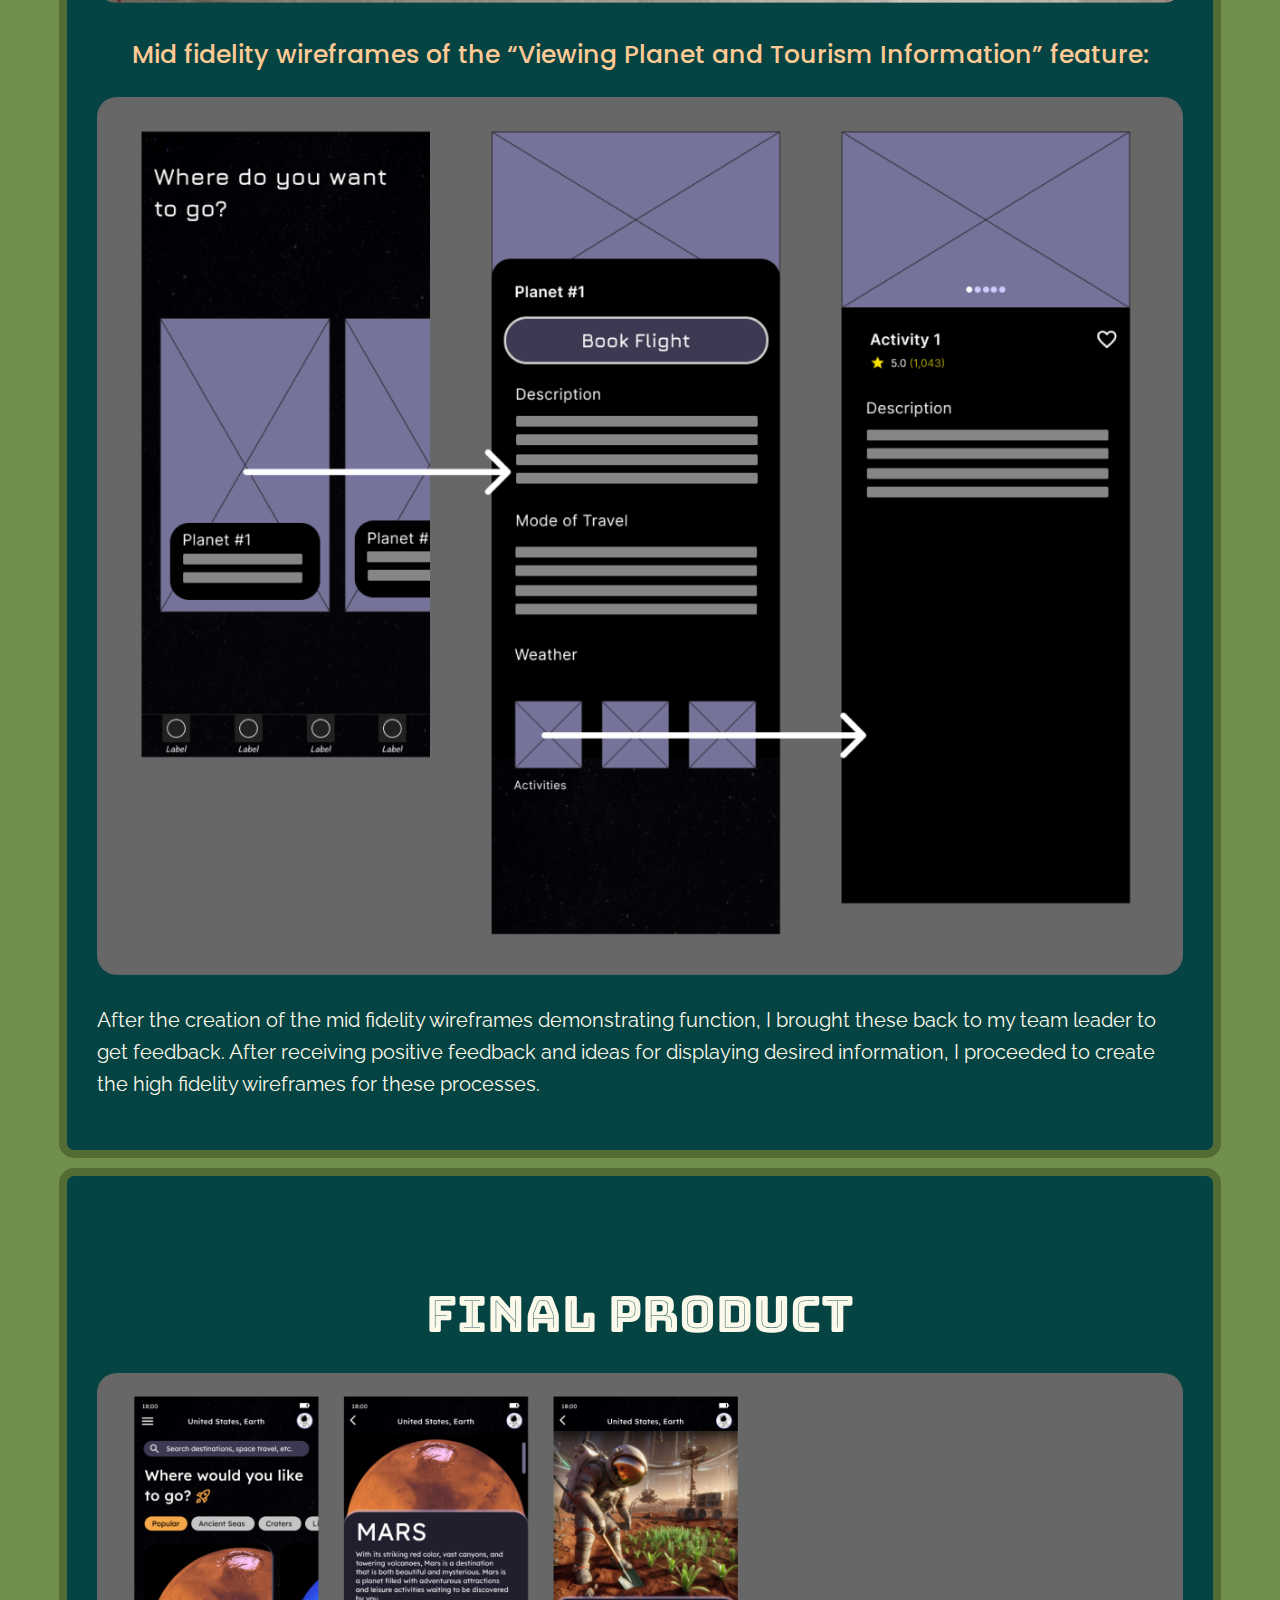
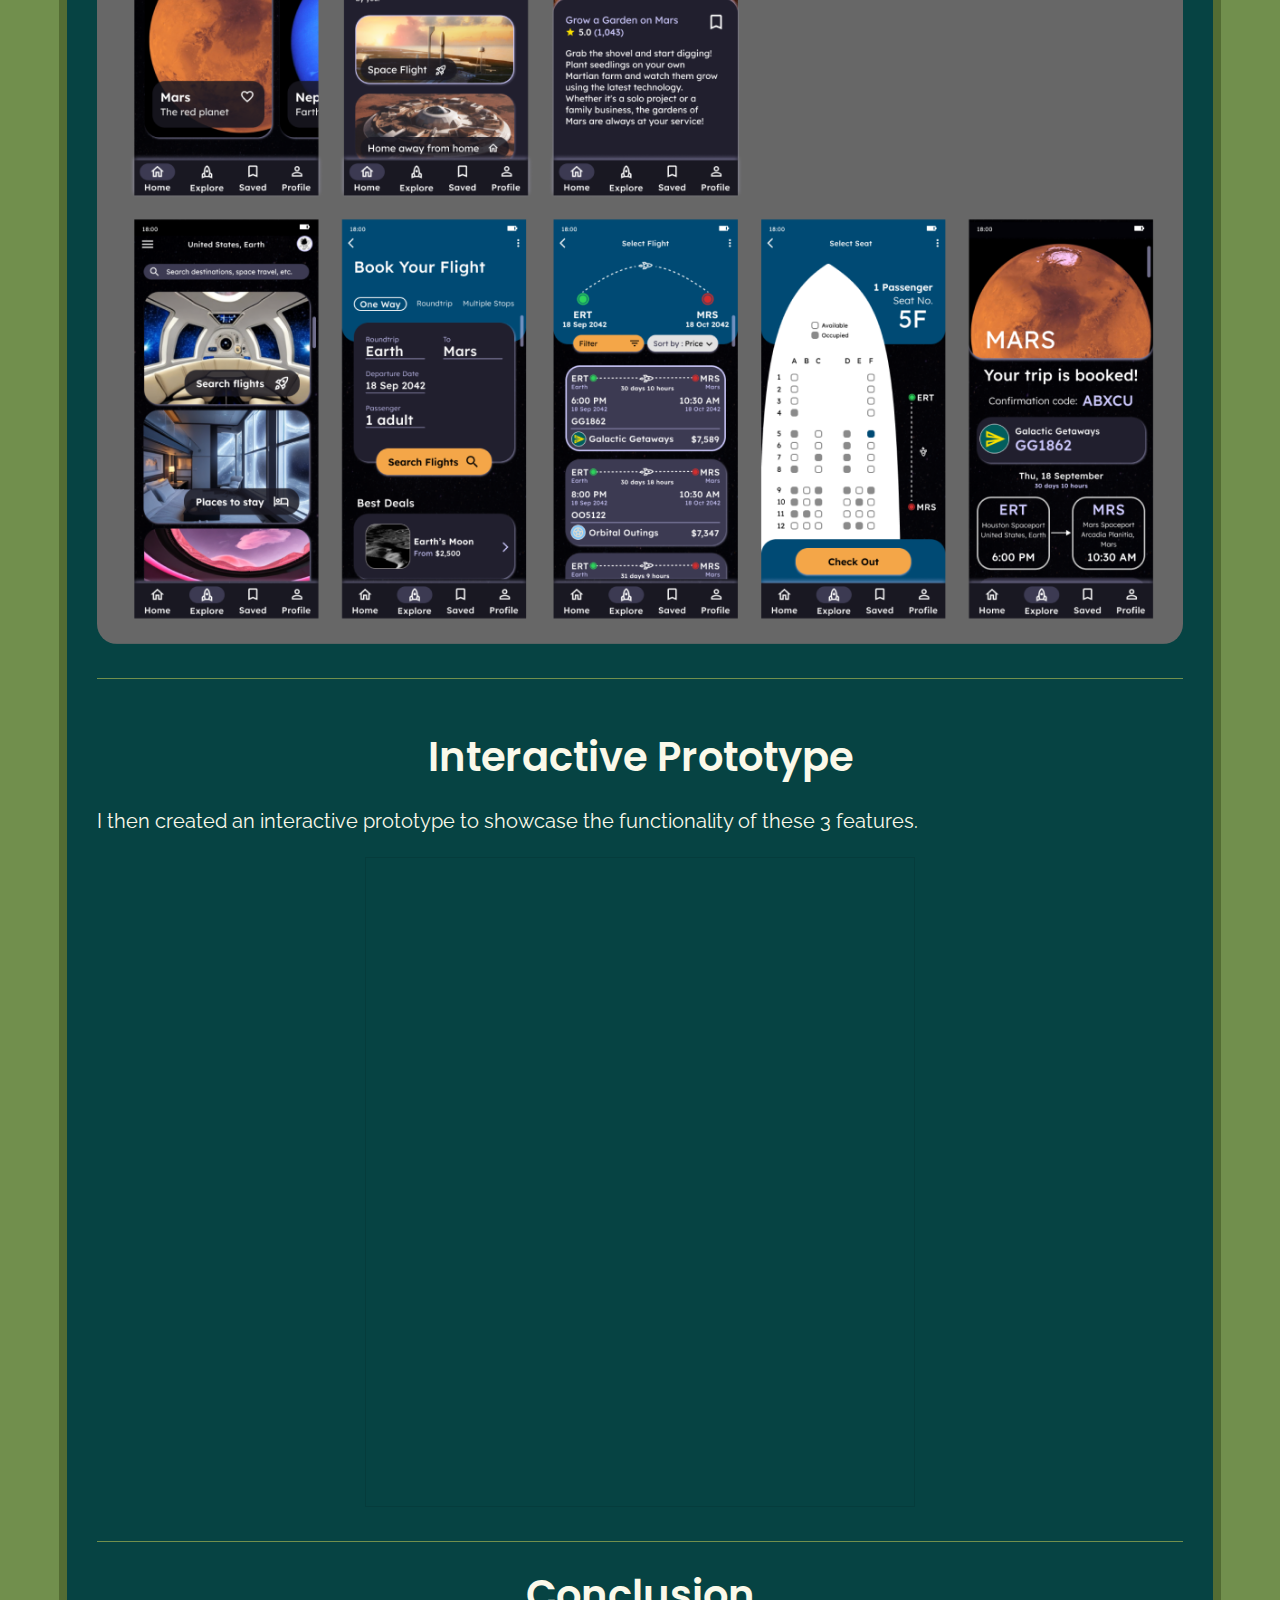
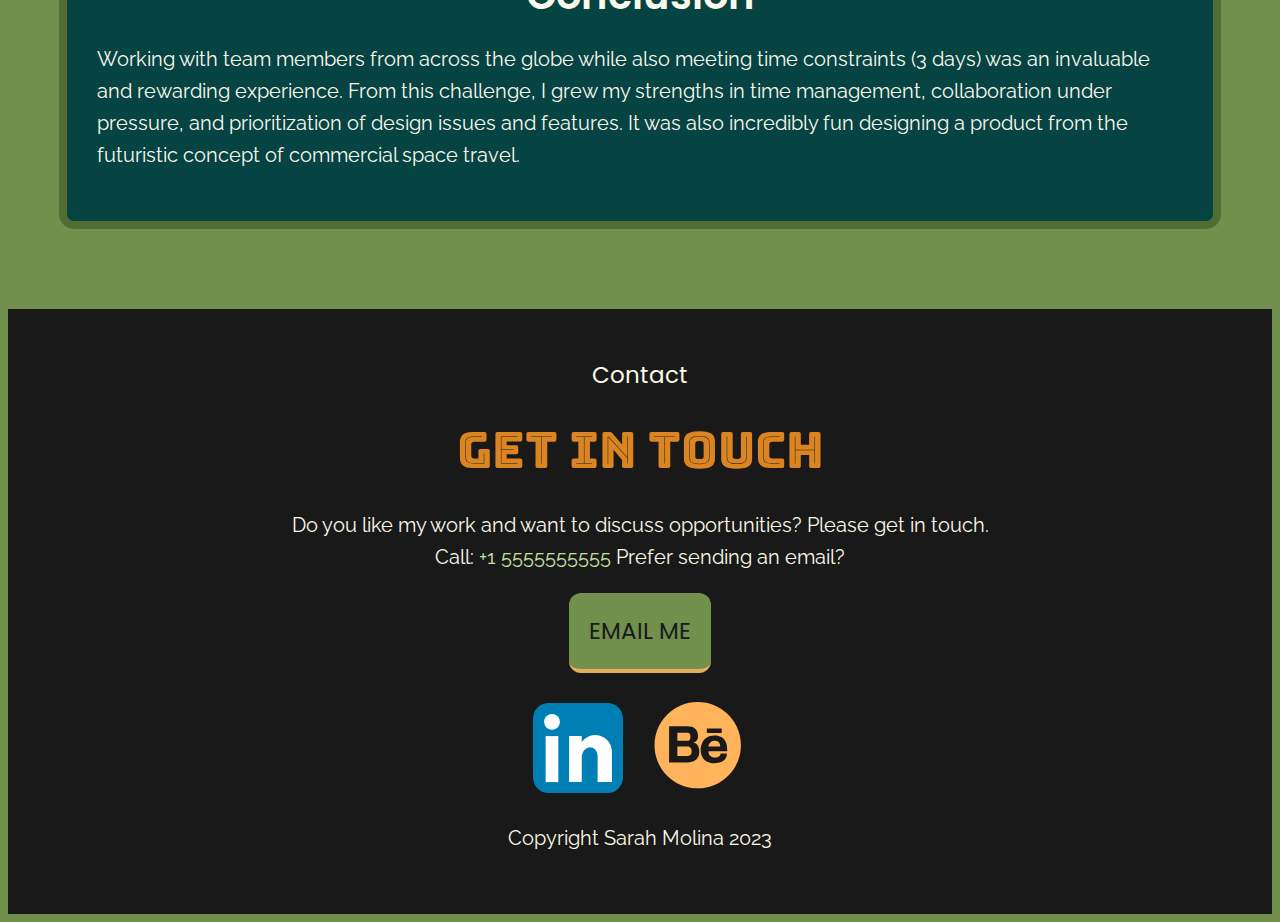
<file: adastra.html>
<!DOCTYPE html>
<html lang="en">
<head>
    <meta charset="UTF-8">
    <meta name="viewport" content="width=device-width, initial-scale=1">
    <link rel="stylesheet" type="text/css" href="https://necolas.github.io/normalize.css/8.0.1/normalize.css">
    <link rel="stylesheet" type="text/css" href="css/style.css">
    <link rel="preconnect" href="https://fonts.googleapis.com">
    <link rel="preconnect" href="https://fonts.gstatic.com" crossorigin>
    <link href="https://fonts.googleapis.com/css2?family=Raleway&display=swap" rel="stylesheet">
    <link rel="preconnect" href="https://fonts.googleapis.com">
    <link rel="preconnect" href="https://fonts.gstatic.com" crossorigin>
    <link href="https://fonts.googleapis.com/css2?family=Poppins:wght@400;500;600;700&display=swap" rel="stylesheet">
    <link rel="preconnect" href="https://fonts.googleapis.com">
    <link rel="preconnect" href="https://fonts.gstatic.com" crossorigin>
    <link href="https://fonts.googleapis.com/css2?family=Bungee+Inline&display=swap" rel="stylesheet">
    <title>Ad Astra Project Page</title>
    <link rel="stylesheet" href="https://cdnjs.cloudflare.com/ajax/libs/font-awesome/6.5.1/css/all.min.css" integrity="sha512-DTOQO9RWCH3ppGqcWaEA1BIZOC6xxalwEsw9c2QQeAIftl+Vegovlnee1c9QX4TctnWMn13TZye+giMm8e2LwA==" crossorigin="anonymous" referrerpolicy="no-referrer" />
</head>

<body>
    <header id="header">
        <div class="container"> <!--container circlebehind-->
             <div class="navtoggle" id="myNavtoggle">  
                 <a href="index.html"><svg id="logo" class="smlogo" width="auto" height="100%" viewBox="0 0 515 108" fill="none" xmlns="http://www.w3.org/2000/svg">
                     <path d="M23.384 51.51C20.664 51.51 18.607 50.745 17.213 49.215C15.819 47.651 15.122 45.424 15.122 42.534V40.494H20.426V42.942C20.426 45.254 21.395 46.41 23.333 46.41C24.285 46.41 24.999 46.138 25.475 45.594C25.985 45.016 26.24 44.098 26.24 42.84C26.24 41.344 25.9 40.035 25.22 38.913C24.54 37.757 23.282 36.38 21.446 34.782C19.134 32.742 17.519 30.906 16.601 29.274C15.683 27.608 15.224 25.738 15.224 23.664C15.224 20.842 15.938 18.666 17.366 17.136C18.794 15.572 20.868 14.79 23.588 14.79C26.274 14.79 28.297 15.572 29.657 17.136C31.051 18.666 31.748 20.876 31.748 23.766V25.245H26.444V23.409C26.444 22.185 26.206 21.301 25.73 20.757C25.254 20.179 24.557 19.89 23.639 19.89C21.769 19.89 20.834 21.029 20.834 23.307C20.834 24.599 21.174 25.806 21.854 26.928C22.568 28.05 23.843 29.41 25.679 31.008C28.025 33.048 29.64 34.901 30.524 36.567C31.408 38.233 31.85 40.188 31.85 42.432C31.85 45.356 31.119 47.6 29.657 49.164C28.229 50.728 26.138 51.51 23.384 51.51ZM39.2522 15.3H46.8512L52.6652 51H47.0552L46.0352 43.911V44.013H39.6602L38.6402 51H33.4382L39.2522 15.3ZM45.3722 39.168L42.8732 21.522H42.7712L40.3232 39.168H45.3722ZM55.3869 15.3H63.6999C66.5899 15.3 68.6979 15.98 70.0239 17.34C71.3499 18.666 72.0129 20.723 72.0129 23.511V25.704C72.0129 29.41 70.7889 31.756 68.3409 32.742V32.844C69.7009 33.252 70.6529 34.085 71.1969 35.343C71.7749 36.601 72.0639 38.284 72.0639 40.392V46.665C72.0639 47.685 72.0979 48.518 72.1659 49.164C72.2339 49.776 72.4039 50.388 72.6759 51H66.9639C66.7599 50.422 66.6239 49.878 66.5559 49.368C66.4879 48.858 66.4539 47.94 66.4539 46.614V40.086C66.4539 38.454 66.1819 37.315 65.6379 36.669C65.1279 36.023 64.2269 35.7 62.9349 35.7H60.9969V51H55.3869V15.3ZM63.0369 30.6C64.1589 30.6 64.9919 30.311 65.5359 29.733C66.1139 29.155 66.4029 28.186 66.4029 26.826V24.072C66.4029 22.78 66.1649 21.845 65.6889 21.267C65.2469 20.689 64.5329 20.4 63.5469 20.4H60.9969V30.6H63.0369ZM80.2912 15.3H87.8902L93.7042 51H88.0942L87.0742 43.911V44.013H80.6992L79.6792 51H74.4772L80.2912 15.3ZM86.4112 39.168L83.9122 21.522H83.8102L81.3622 39.168H86.4112ZM96.426 15.3H102.036V29.835H108.054V15.3H113.664V51H108.054V34.935H102.036V51H96.426V15.3Z" fill="#F7DD0E"/>
                     <rect x="14" y="58" width="104" height="40" rx="10" fill="#F7DD0E"/>
                     <path d="M25.427 86.27C23.987 86.27 22.889 85.865 22.133 85.055C21.377 84.227 20.999 83.048 20.999 81.518V67.1H23.969V81.734C23.969 82.382 24.095 82.85 24.347 83.138C24.617 83.426 24.995 83.57 25.481 83.57C25.967 83.57 26.336 83.426 26.588 83.138C26.858 82.85 26.993 82.382 26.993 81.734V67.1H29.855V81.518C29.855 83.048 29.477 84.227 28.721 85.055C27.965 85.865 26.867 86.27 25.427 86.27ZM34.5629 76.334L31.2959 67.1H34.4279L36.4259 73.202H36.4799L38.5319 67.1H41.3399L38.0729 76.334L41.5019 86H38.3699L36.2099 79.412H36.1559L33.9419 86H31.1339L34.5629 76.334ZM50.1799 79.655C49.3159 79.655 48.5779 79.358 47.9659 78.764C47.3719 78.152 47.0749 77.414 47.0749 76.55C47.0749 75.686 47.3719 74.957 47.9659 74.363C48.5779 73.751 49.3159 73.445 50.1799 73.445C51.0439 73.445 51.7729 73.751 52.3669 74.363C52.9789 74.957 53.2849 75.686 53.2849 76.55C53.2849 77.414 52.9789 78.152 52.3669 78.764C51.7729 79.358 51.0439 79.655 50.1799 79.655ZM63.9758 86.27C62.5358 86.27 61.4378 85.865 60.6818 85.055C59.9258 84.227 59.5478 83.048 59.5478 81.518V67.1H62.5178V81.734C62.5178 82.382 62.6438 82.85 62.8958 83.138C63.1658 83.426 63.5438 83.57 64.0298 83.57C64.5158 83.57 64.8848 83.426 65.1368 83.138C65.4068 82.85 65.5418 82.382 65.5418 81.734V67.1H68.4038V81.518C68.4038 83.048 68.0258 84.227 67.2698 85.055C66.5138 85.865 65.4158 86.27 63.9758 86.27ZM70.5191 67.1H73.4891V86H70.5191V67.1ZM82.9807 79.655C82.1167 79.655 81.3787 79.358 80.7667 78.764C80.1727 78.152 79.8757 77.414 79.8757 76.55C79.8757 75.686 80.1727 74.957 80.7667 74.363C81.3787 73.751 82.1167 73.445 82.9807 73.445C83.8447 73.445 84.5737 73.751 85.1677 74.363C85.7797 74.957 86.0857 75.686 86.0857 76.55C86.0857 77.414 85.7797 78.152 85.1677 78.764C84.5737 79.358 83.8447 79.655 82.9807 79.655ZM96.7496 86.27C95.2916 86.27 94.1756 85.856 93.4016 85.028C92.6276 84.2 92.2406 83.03 92.2406 81.518V71.582C92.2406 70.07 92.6276 68.9 93.4016 68.072C94.1756 67.244 95.2916 66.83 96.7496 66.83C98.2076 66.83 99.3236 67.244 100.098 68.072C100.872 68.9 101.259 70.07 101.259 71.582V81.518C101.259 83.03 100.872 84.2 100.098 85.028C99.3236 85.856 98.2076 86.27 96.7496 86.27ZM96.7496 83.57C97.7756 83.57 98.2886 82.949 98.2886 81.707V71.393C98.2886 70.151 97.7756 69.53 96.7496 69.53C95.7236 69.53 95.2106 70.151 95.2106 71.393V81.707C95.2106 82.949 95.7236 83.57 96.7496 83.57ZM105.484 69.8H102.379V67.1H111.559V69.8H108.454V86H105.484V69.8Z" fill="#064343"/>
                     <path d="M156.89 51.35C155.81 51.35 155.03 51.11 154.55 50.63C154.07 50.15 153.32 49.13 152.3 47.57L141.32 30.83C140.96 30.23 140.54 29.84 140.06 29.66C139.58 29.42 139.1 29.3 138.62 29.3H137.09C136.31 29.3 135.71 29.54 135.29 30.02C134.93 30.44 134.75 31.13 134.75 32.09V77.9H135.65V32.09C135.65 31.61 135.74 31.19 135.92 30.83C136.1 30.41 136.49 30.2 137.09 30.2H138.44C138.86 30.2 139.22 30.26 139.52 30.38C139.88 30.5 140.24 30.86 140.6 31.46L151.58 48.02C152.66 49.64 153.47 50.75 154.01 51.35C154.61 51.95 155.57 52.25 156.89 52.25C158.21 52.25 159.14 51.95 159.68 51.35C160.28 50.75 161.12 49.64 162.2 48.02L173.18 31.46C173.54 30.86 173.87 30.5 174.17 30.38C174.47 30.26 174.83 30.2 175.25 30.2H176.6C177.2 30.2 177.59 30.41 177.77 30.83C178.01 31.19 178.13 31.61 178.13 32.09V77.9H179.03V32.09C179.03 31.13 178.82 30.44 178.4 30.02C178.04 29.54 177.44 29.3 176.6 29.3H175.07C174.59 29.3 174.11 29.42 173.63 29.66C173.21 29.84 172.82 30.23 172.46 30.83L161.48 47.57C160.46 49.13 159.71 50.15 159.23 50.63C158.75 51.11 157.97 51.35 156.89 51.35ZM141.86 86H128.45C127.31 86 126.47 85.76 125.93 85.28C125.45 84.74 125.21 83.9 125.21 82.76V24.44C125.21 23.3 125.45 22.49 125.93 22.01C126.47 21.47 127.31 21.2 128.45 21.2H142.94C143.9 21.2 144.68 21.41 145.28 21.83C145.94 22.25 146.54 22.94 147.08 23.9L155.18 38.57C155.48 39.11 155.72 39.5 155.9 39.74C156.14 39.98 156.44 40.1 156.8 40.1H157.61C157.97 40.1 158.24 39.98 158.42 39.74C158.66 39.5 158.93 39.11 159.23 38.57L167.24 23.9C167.78 22.94 168.35 22.25 168.95 21.83C169.61 21.41 170.42 21.2 171.38 21.2H185.96C187.1 21.2 187.91 21.47 188.39 22.01C188.93 22.49 189.2 23.3 189.2 24.44V82.76C189.2 83.9 188.93 84.74 188.39 85.28C187.91 85.76 187.1 86 185.96 86H172.1C170.96 86 170.12 85.76 169.58 85.28C169.1 84.74 168.86 83.9 168.86 82.76V51.08L163.55 60.89C163.01 61.91 162.35 62.66 161.57 63.14C160.85 63.56 159.92 63.77 158.78 63.77H155.18C154.04 63.77 153.08 63.56 152.3 63.14C151.58 62.66 150.95 61.91 150.41 60.89L145.1 51.08V82.76C145.1 83.9 144.83 84.74 144.29 85.28C143.81 85.76 143 86 141.86 86ZM256.487 68.99C256.487 71.75 256.067 74.27 255.227 76.55C254.447 78.77 253.007 80.69 250.907 82.31C248.867 83.87 246.017 85.1 242.357 86C238.757 86.9 234.167 87.35 228.587 87.35C223.007 87.35 218.387 86.9 214.727 86C211.067 85.1 208.187 83.87 206.087 82.31C204.047 80.69 202.607 78.77 201.767 76.55C200.987 74.27 200.597 71.75 200.597 68.99V38.3C200.597 35.54 200.987 33.05 201.767 30.83C202.607 28.55 204.047 26.6 206.087 24.98C208.187 23.36 211.067 22.1 214.727 21.2C218.387 20.3 223.007 19.85 228.587 19.85C234.167 19.85 238.757 20.3 242.357 21.2C246.017 22.1 248.867 23.36 250.907 24.98C253.007 26.6 254.447 28.55 255.227 30.83C256.067 33.05 256.487 35.54 256.487 38.3V68.99ZM246.677 66.92V40.37C246.677 36.77 245.387 33.86 242.807 31.64C240.227 29.36 235.427 28.22 228.407 28.22C221.387 28.22 216.617 29.36 214.097 31.64C211.577 33.86 210.317 36.77 210.317 40.37V66.92C210.317 70.52 211.577 73.46 214.097 75.74C216.617 77.96 221.387 79.07 228.407 79.07C235.427 79.07 240.227 77.96 242.807 75.74C245.387 73.46 246.677 70.52 246.677 66.92ZM211.217 66.92V40.37C211.217 37.01 212.417 34.31 214.817 32.27C217.217 30.17 221.747 29.12 228.407 29.12C235.067 29.12 239.627 30.17 242.087 32.27C244.547 34.31 245.777 37.01 245.777 40.37V66.92C245.777 70.28 244.547 73.01 242.087 75.11C239.627 77.15 235.067 78.17 228.407 78.17C221.747 78.17 217.217 77.15 214.817 75.11C212.417 73.01 211.217 70.28 211.217 66.92ZM221.027 65.75C221.027 66.95 221.477 67.97 222.377 68.81C223.277 69.59 225.347 69.98 228.587 69.98C231.827 69.98 233.897 69.59 234.797 68.81C235.697 67.97 236.147 66.95 236.147 65.75V41.54C236.147 40.4 235.697 39.44 234.797 38.66C233.897 37.82 231.827 37.4 228.587 37.4C225.347 37.4 223.277 37.82 222.377 38.66C221.477 39.44 221.027 40.4 221.027 41.54V65.75ZM316.994 86H271.184C270.044 86 269.204 85.76 268.664 85.28C268.184 84.74 267.944 83.9 267.944 82.76V24.44C267.944 23.3 268.184 22.49 268.664 22.01C269.204 21.47 270.044 21.2 271.184 21.2H285.134C286.274 21.2 287.084 21.47 287.564 22.01C288.104 22.49 288.374 23.3 288.374 24.44V68.99H300.704V54.41C300.704 53.27 300.944 52.46 301.424 51.98C301.964 51.44 302.804 51.17 303.944 51.17H316.994C318.134 51.17 318.944 51.44 319.424 51.98C319.964 52.46 320.234 53.27 320.234 54.41V82.76C320.234 83.9 319.964 84.74 319.424 85.28C318.944 85.76 318.134 86 316.994 86ZM277.754 77.9H310.874V59.27H309.974V77H278.654V29.3H277.754V77.9ZM332.323 86C331.183 86 330.343 85.76 329.803 85.28C329.323 84.74 329.083 83.9 329.083 82.76V72.05C329.083 70.91 329.323 70.1 329.803 69.62C330.343 69.08 331.183 68.81 332.323 68.81H341.233V38.57H332.323C331.183 38.57 330.343 38.33 329.803 37.85C329.323 37.31 329.083 36.47 329.083 35.33V24.44C329.083 23.3 329.323 22.49 329.803 22.01C330.343 21.47 331.183 21.2 332.323 21.2H370.663C371.803 21.2 372.613 21.47 373.093 22.01C373.633 22.49 373.902 23.3 373.902 24.44V35.33C373.902 36.47 373.633 37.31 373.093 37.85C372.613 38.33 371.803 38.57 370.663 38.57H361.933V68.81H370.663C371.803 68.81 372.613 69.08 373.093 69.62C373.633 70.1 373.902 70.91 373.902 72.05V82.76C373.902 83.9 373.633 84.74 373.093 85.28C372.613 85.76 371.803 86 370.663 86H332.323ZM365.803 77.9V77H352.033V30.2H365.803V29.3H337.183V30.2H351.133V77H337.183V77.9H365.803ZM396.895 30.02C396.595 29.72 396.355 29.51 396.175 29.39C395.995 29.27 395.785 29.21 395.545 29.21C395.305 29.21 395.065 29.3 394.825 29.48C394.585 29.66 394.465 29.93 394.465 30.29V77.9H395.365V30.47C395.365 30.41 395.365 30.35 395.365 30.29C395.425 30.23 395.485 30.2 395.545 30.2C395.605 30.2 395.665 30.23 395.725 30.29C395.845 30.35 395.935 30.41 395.995 30.47L430.015 68.63V77.9H430.915V29.3H430.015V67.28L396.895 30.02ZM401.755 86H388.255C387.115 86 386.275 85.76 385.735 85.28C385.255 84.74 385.015 83.9 385.015 82.76V24.44C385.015 23.3 385.255 22.49 385.735 22.01C386.275 21.47 387.115 21.2 388.255 21.2H397.615C398.755 21.2 399.715 21.38 400.495 21.74C401.335 22.1 402.145 22.73 402.925 23.63L420.385 43.61V24.44C420.385 23.3 420.625 22.49 421.105 22.01C421.645 21.47 422.485 21.2 423.625 21.2H437.125C438.265 21.2 439.075 21.47 439.555 22.01C440.095 22.49 440.365 23.3 440.365 24.44V82.76C440.365 83.9 440.095 84.74 439.555 85.28C439.075 85.76 438.265 86 437.125 86H423.625C422.485 86 421.645 85.76 421.105 85.28C420.625 84.74 420.385 83.9 420.385 82.76V71.69L404.995 53.06V82.76C404.995 83.9 404.725 84.74 404.185 85.28C403.705 85.76 402.895 86 401.755 86ZM461.868 58.73C461.868 57.11 461.988 55.61 462.228 54.23C462.528 52.85 462.888 51.56 463.308 50.36L469.068 35.6C469.668 34.1 470.328 32.84 471.048 31.82C471.768 30.74 473.028 30.2 474.828 30.2H483.648C485.328 30.2 486.528 30.74 487.248 31.82C487.968 32.84 488.658 34.13 489.318 35.69L495.528 50.36C495.948 51.56 496.278 52.85 496.518 54.23C496.818 55.61 496.968 57.11 496.968 58.73V61.52H461.868V58.73ZM476.268 40.1L472.038 53.78H486.168L481.938 40.1C481.698 39.56 481.428 39.17 481.128 38.93C480.888 38.69 480.588 38.57 480.228 38.57H477.978C477.618 38.57 477.288 38.69 476.988 38.93C476.748 39.17 476.508 39.56 476.268 40.1ZM496.968 77.9H497.868V58.73C497.868 57.05 497.718 55.52 497.418 54.14C497.178 52.7 496.818 51.32 496.338 50L490.128 35.33C489.408 33.59 488.628 32.15 487.788 31.01C487.008 29.87 485.628 29.3 483.648 29.3H474.828C472.788 29.3 471.348 29.87 470.508 31.01C469.668 32.15 468.918 33.56 468.258 35.24L462.498 50C462.018 51.32 461.628 52.7 461.328 54.14C461.088 55.52 460.968 57.05 460.968 58.73V77.9H461.868V62.42H496.968V77.9ZM471.138 82.76C471.138 83.9 470.868 84.74 470.328 85.28C469.848 85.76 469.038 86 467.898 86H454.668C453.528 86 452.688 85.76 452.148 85.28C451.668 84.74 451.428 83.9 451.428 82.76V59C451.428 57.2 451.698 55.13 452.238 52.79C452.838 50.45 453.738 47.72 454.938 44.6L462.768 24.17C463.128 23.15 463.668 22.4 464.388 21.92C465.168 21.44 466.158 21.2 467.358 21.2H491.568C492.708 21.2 493.638 21.44 494.358 21.92C495.138 22.4 495.708 23.15 496.068 24.17L503.898 44.6C505.098 47.72 505.968 50.45 506.508 52.79C507.108 55.13 507.408 57.2 507.408 59V82.76C507.408 83.9 507.138 84.74 506.598 85.28C506.118 85.76 505.308 86 504.168 86H490.578C489.378 86 488.478 85.76 487.878 85.28C487.338 84.74 487.068 83.9 487.068 82.76V70.16H471.138V82.76Z" fill="#DA8521"/>
                 </svg></a>
 
                 <nav>
                     <ul>
                         <li><a href="index.html">Work</a></li>
                         <li><a href="about.html">About</a></li>
                         <li><a href="#contact">Contact</a></li>
                         <li><a href="javascript:void(0);" class="icon" onclick="menuToggle()"><i class="fa-solid fa-bars"></i></a></li>
                     </ul>
                 </nav>
             </div>
         </div>
    </header>

    <main id="ad_astra_project">
        <div id="container-2">
            <h1><span>Ad Astra - Space Travel App</span></h1>
            <div class="container-1">
                <h2>Context:</h2>
                <h4>NASA Space Apps Challenge Hackathon (2023)</h4>
                <h2>Role:</h2>
                <h4>UX Designer</h4>
                <h2>Duration</h2>
                <h4>3 days</h4>
                <h2>About:</h2>
                <h4>The Ad Astra space exploration, travel, and trip booking app was created in response to the NASA Space Apps Challenge (2023). My team and I 
                addressed the Planetary Tourism Office challenge: "create a tool that will not only develop customized itineraries for future travelers who want to visit 
                the main bodies in our solar system but also educate present-day users about the many different objects in our solar system."</h4><br>
            </div>
        </div>

        <div id="adastra">
            <div class="container-1">
                <h1>The Process</h1>
                <div class="box box-1">
                    <div class="row">
                        <h2>The Team</h2>
                        <p>I worked within a 6-member team to address the prompt given. Our team members ranged in age, skillset, and physical location. No member was 
                            from the same country, so our team leader scheduled virtual meetings according to a world clock. During these meetings, tasks were delegated 
                            according to our strengths with some brainstorming and others finding and creating images. I created a Team Tracking Sheet to keep increase 
                            visibility on what tasks needed to be completed, who was completing these tasks, and estimated completion dates. This helped us to stay 
                            organized and on track.</p>
                    </div>
                    
                    <div><!--div class="row"-->
                        <div>
                            <div><h2>Design Process</h2>
                                With the help of two team members, I was able to identify the 3 user flows to design and prioritize given our limited time and resources:
                                    <ol>
                                        <li>Booking a flight to another planet </li>
                                        <li>Viewing planet and tourism information</li>
                                        <li>Previewing the explore page.</li>
                                    </ol>
                            
                                    With these 3 user flows identified and finalized, I began the iterative design process.                               
                            </div>
                    
                            <div>
                            <h3>Low fidelity sketches of the "Booking Flight to Another Planet" feature:</h3>
                                <picture>
                                    <source srcset="img/ad-astra/aa_lofi-wireframes@1x.png" media="(max-width:767px)">
                                    <img src="img/ad-astra/aa_lofi-wireframes@2x.png" alt="ad astra lofi wireframes">
                                </picture>
                            </div>
                  
                            <div>
                            <h3>Mid fidelity wireframes of the “Viewing Planet and Tourism Information” feature:</h3>
                                <picture>
                                    <source srcset="img/ad-astra/aa_midfi-wireframes@1x.png" media="(max-width:767px)">
                                    <img src="img/ad-astra/aa_midfi-wireframes@2x.png" alt="ad astra midfi wireframes">
                                </picture>
                            </div>
                            
                            <div>
                            <p>After the creation of the mid fidelity wireframes demonstrating function, I brought these back to my team leader to get feedback. After 
                            receiving positive feedback and ideas for displaying desired information, I proceeded to create the high fidelity wireframes for these 
                            processes.</p>
                            </div>
                        </div>
                    </div>
                </div>
            </div>
        </div>    
                            
        <div id="final">
            <div class="container-1">
                <div class="row">
                <h1>Final Product</h1>
                <!--add more description/story telling-->
                    <picture>
                        <source srcset="img/ad-astra/aa_hifi-wireframes@1x.png" media="(max-width:767px)">
                        <img src="img/ad-astra/aa_hifi-wireframes@2x.png" alt="ad astra hifi wireframes">
                    </picture>
                </div>

                <div class="row">  
                    <div><h2>Interactive Prototype</h2>
                        <p>I then created an interactive prototype to showcase the functionality of these 3 features.</p>
                        <div class="i-frame"><iframe style="border: 1px solid rgba(0, 0, 0, 0.1);" width="550" height="1000" class="prototype" src="https://www.figma.com/embed?embed_host=share&url=https%3A%2F%2Fwww.figma.com%2Fproto%2FeCZEapIE9BTX1y6efkK2c8%2FAd-Astra-Mockup-Final-8.10.2023%3Fpage-id%3D0%253A1%26node-id%3D45-1142%26starting-point-node-id%3D45%253A1142%26mode%3Ddesign%26t%3DkgrEvTqHO8yUi6x5-1" allowfullscreen></iframe></div>
                    </div>
                </div>

                <div><h2>Conclusion</h2>
                    <p>Working with team members from across the globe while also meeting time constraints (3 days) was an invaluable and rewarding experience. 
                        From this challenge, I grew my strengths in time management, collaboration under pressure, and prioritization of design issues and features. 
                        It was also incredibly fun designing a product from the futuristic concept of commercial space travel. </p>
                </div>
            </div>            
        </div>


    </main>


    <footer id="contact">
        <div class="footer">
            <a href="#contact"><h4>Contact</h4></a>
            <h1>Get in Touch</h1>
            <p>Do you like my work and want to discuss opportunities? Please get in touch. <br>Call: <a href="Tel:+15555555555">+1 5555555555</a> Prefer sending an email?</p>
                <div>
                    <a href="mailto:smolinaa22@myemail.com" class="button contact">Email me</a>
                </div>

                <div class="social-media">
                    <a href="https://www.linkedin.com/in/sarah-molina-otr-l-a258a3230/" target="_blank">
                        <svg id="linkedin" class="socialsvg" viewBox="0 0 64 64" xmlns="http://www.w3.org/2000/svg"><defs><style>.cls-1{fill:#007fb5;}.cls-2{fill:#fff;}</style></defs><title/><g data-name="14-linkedin" id="_14-linkedin"><rect class="cls-1" height="64" rx="11.2" ry="11.2" width="64"/><rect class="cls-2" height="32.72" width="9.03" x="8.99" y="23.54"/><path class="cls-2" d="M48.2,23.54C41.54,21,36.72,25.3,34.66,27.7V23.54h-9V56.26h9V39a8.45,8.45,0,0,1,2.23-5.92,4.75,4.75,0,0,1,3.41-1.67A5.42,5.42,0,0,1,44.24,33a6.13,6.13,0,0,1,1.7,4.35V56.26H56.1V36S57.23,26.92,48.2,23.54Z"/><circle class="cls-2" cx="13.5" cy="13.38" r="5.64"/></g></svg>
                    </a>
                    <a href="https://www.behance.net/sarahm68" target="_blank">
                        <img src="img/behance.svg" class="socialsvg" alt="behance">
                    </a> 

                <p>Copyright Sarah Molina 2023</p>
                </div>
        </div>
    </footer>

    <script
    src="https://code.jquery.com/jquery-3.7.1.min.js"
    integrity="sha256-/JqT3SQfawRcv/BIHPThkBvs0OEvtFFmqPF/lYI/Cxo="
    crossorigin="anonymous"></script>
    <script src="js/scripts.js"></script>
</body>

</html>
</file>
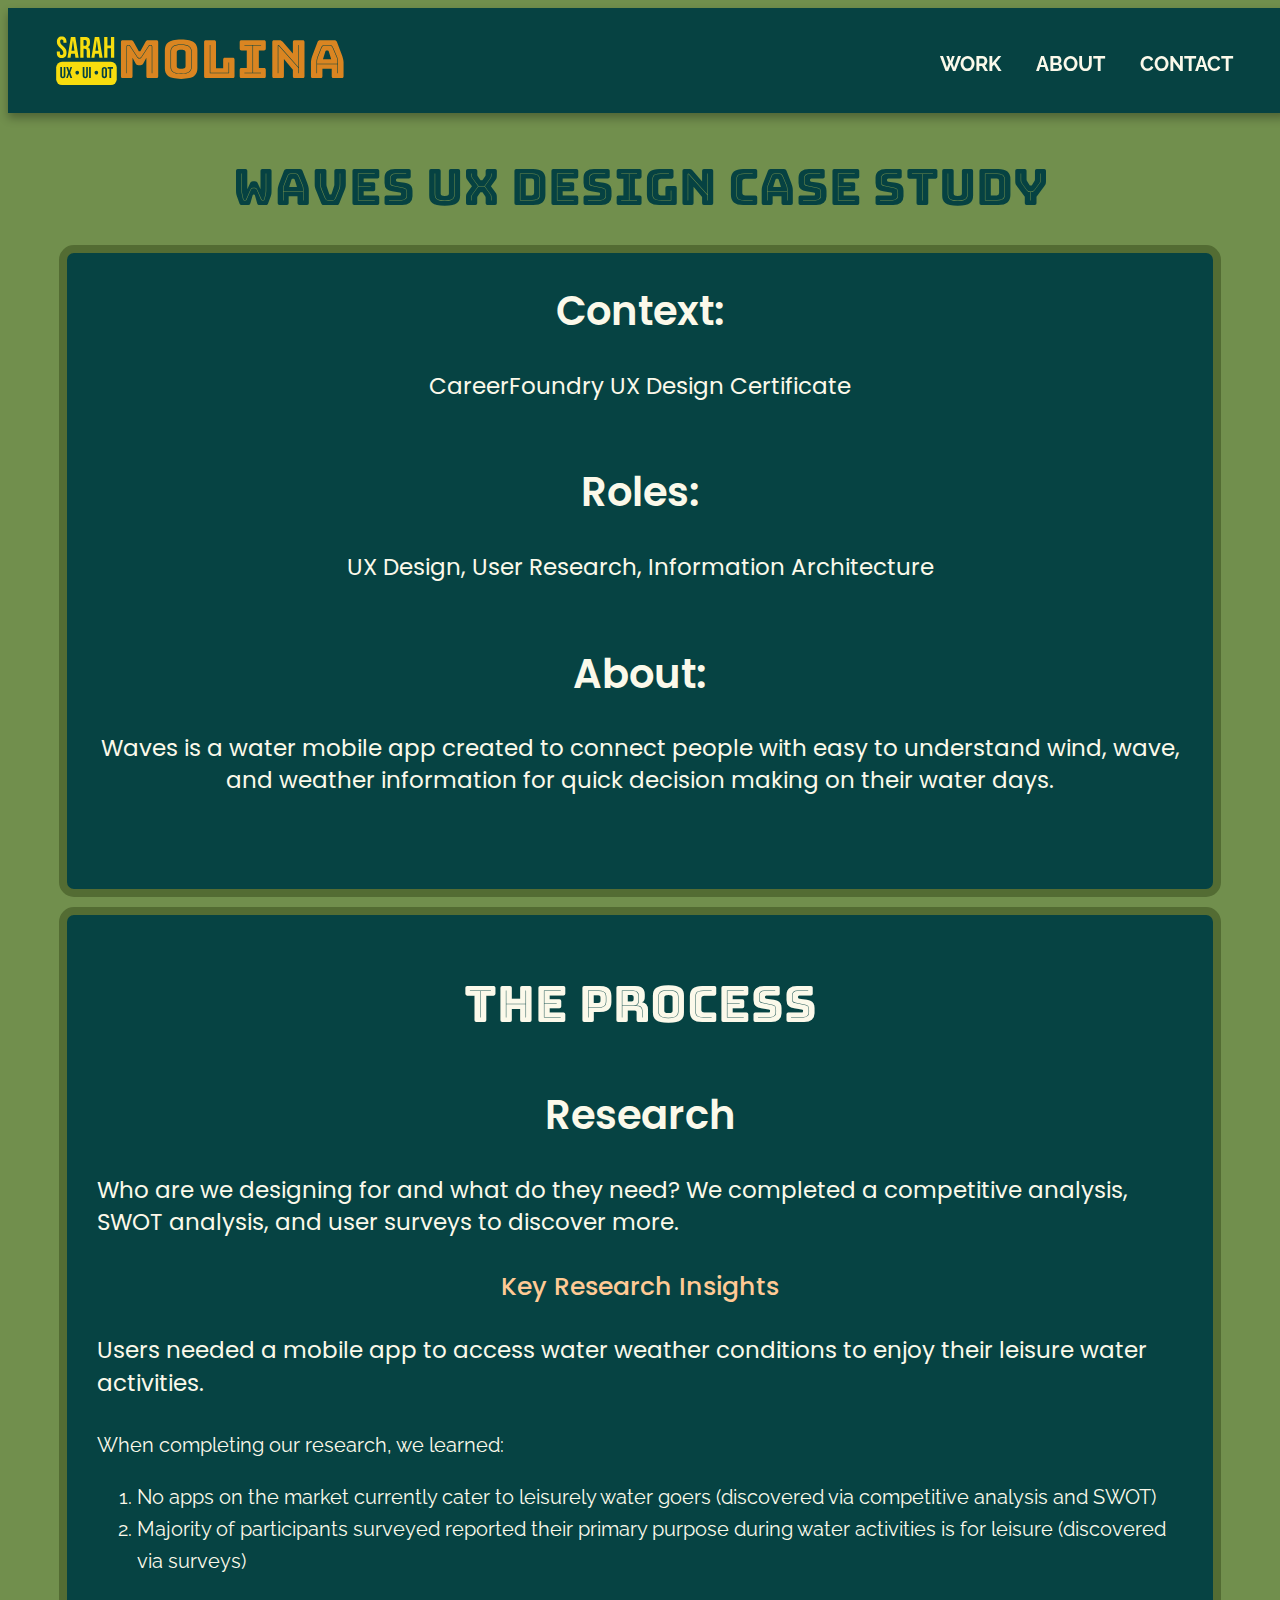
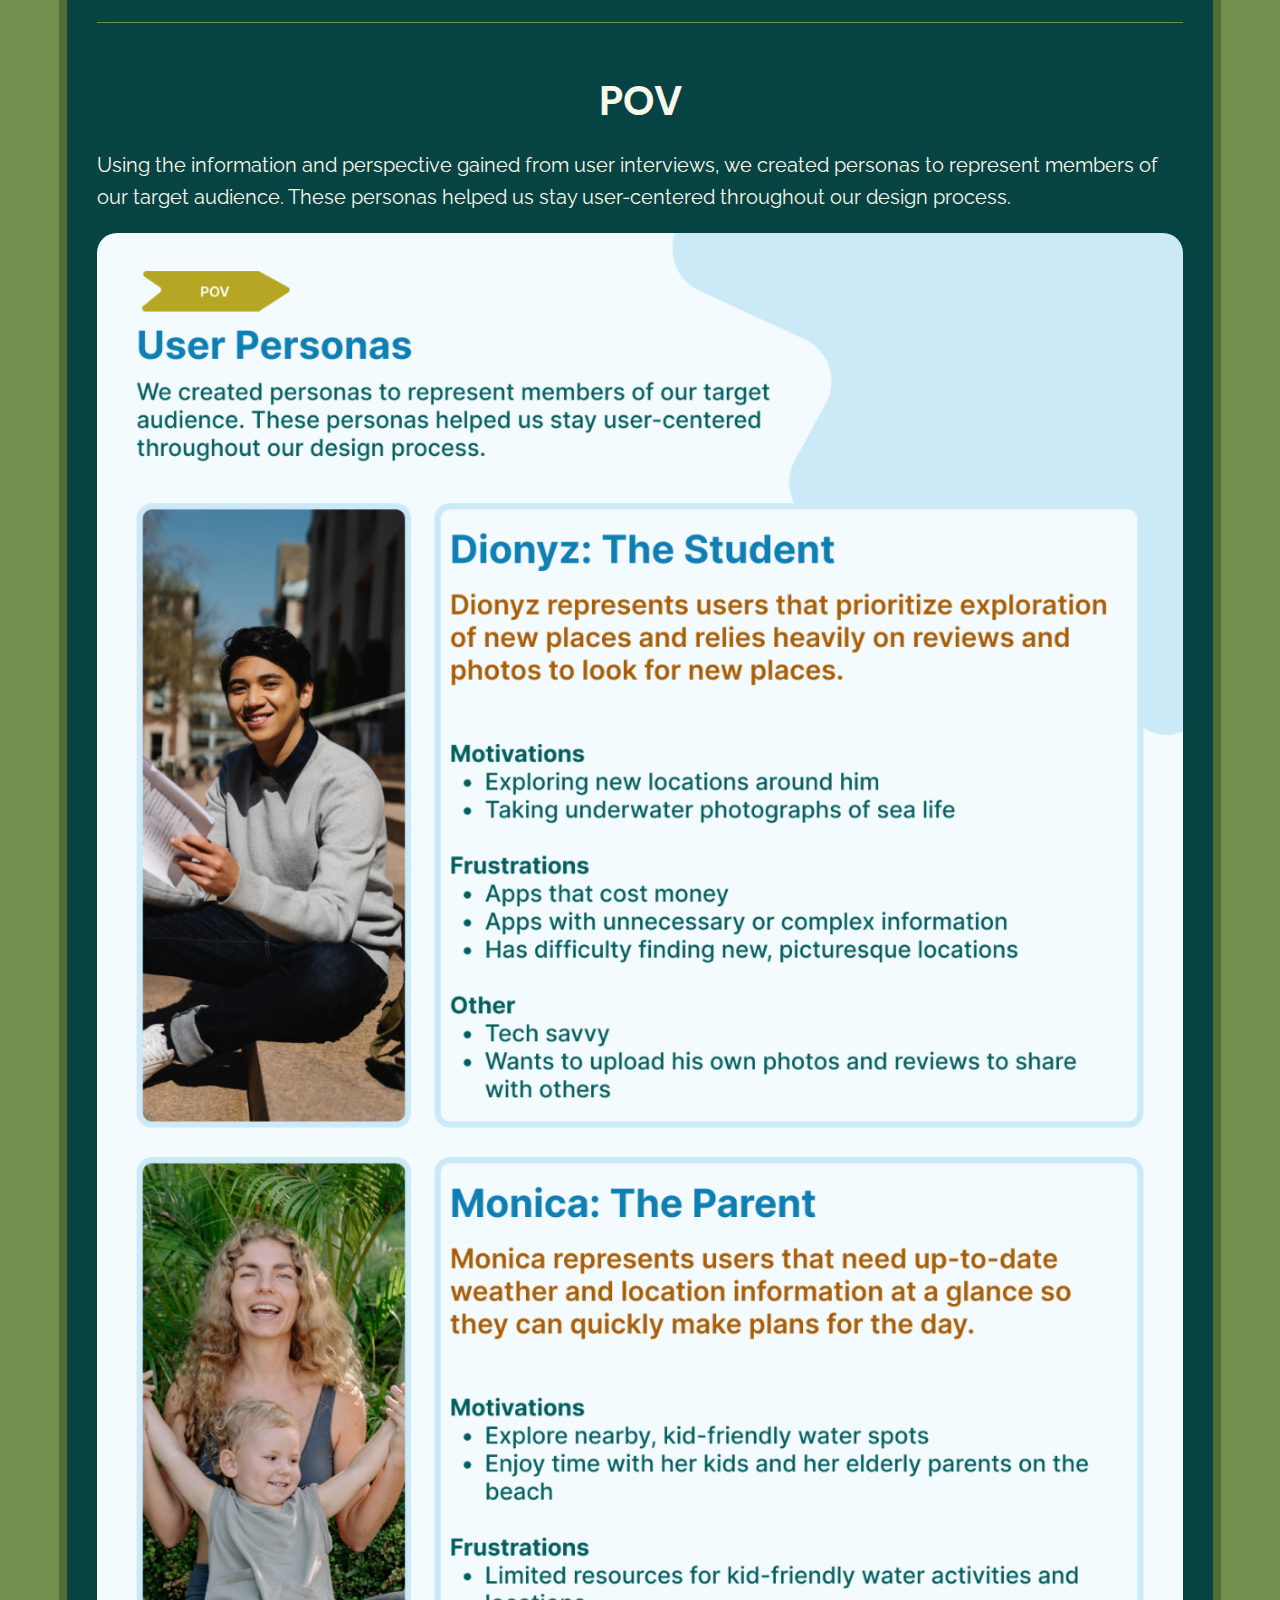
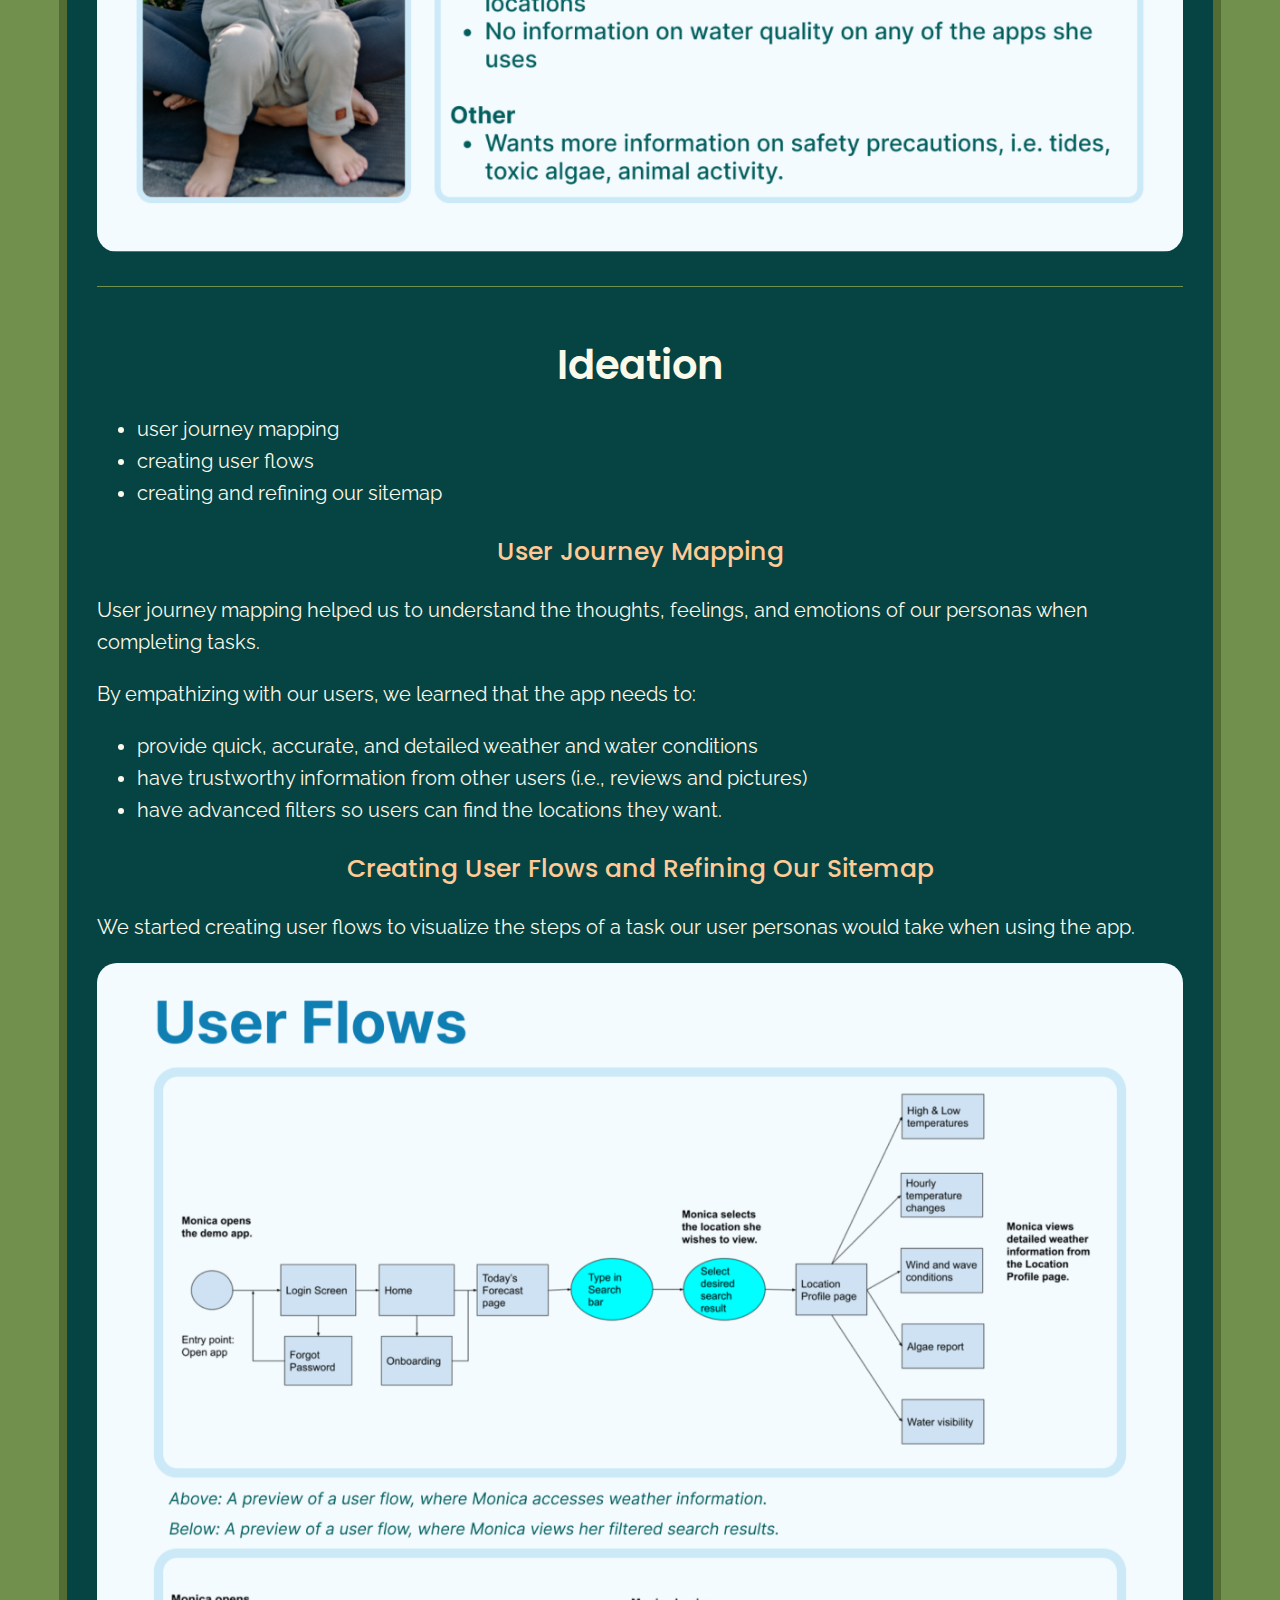
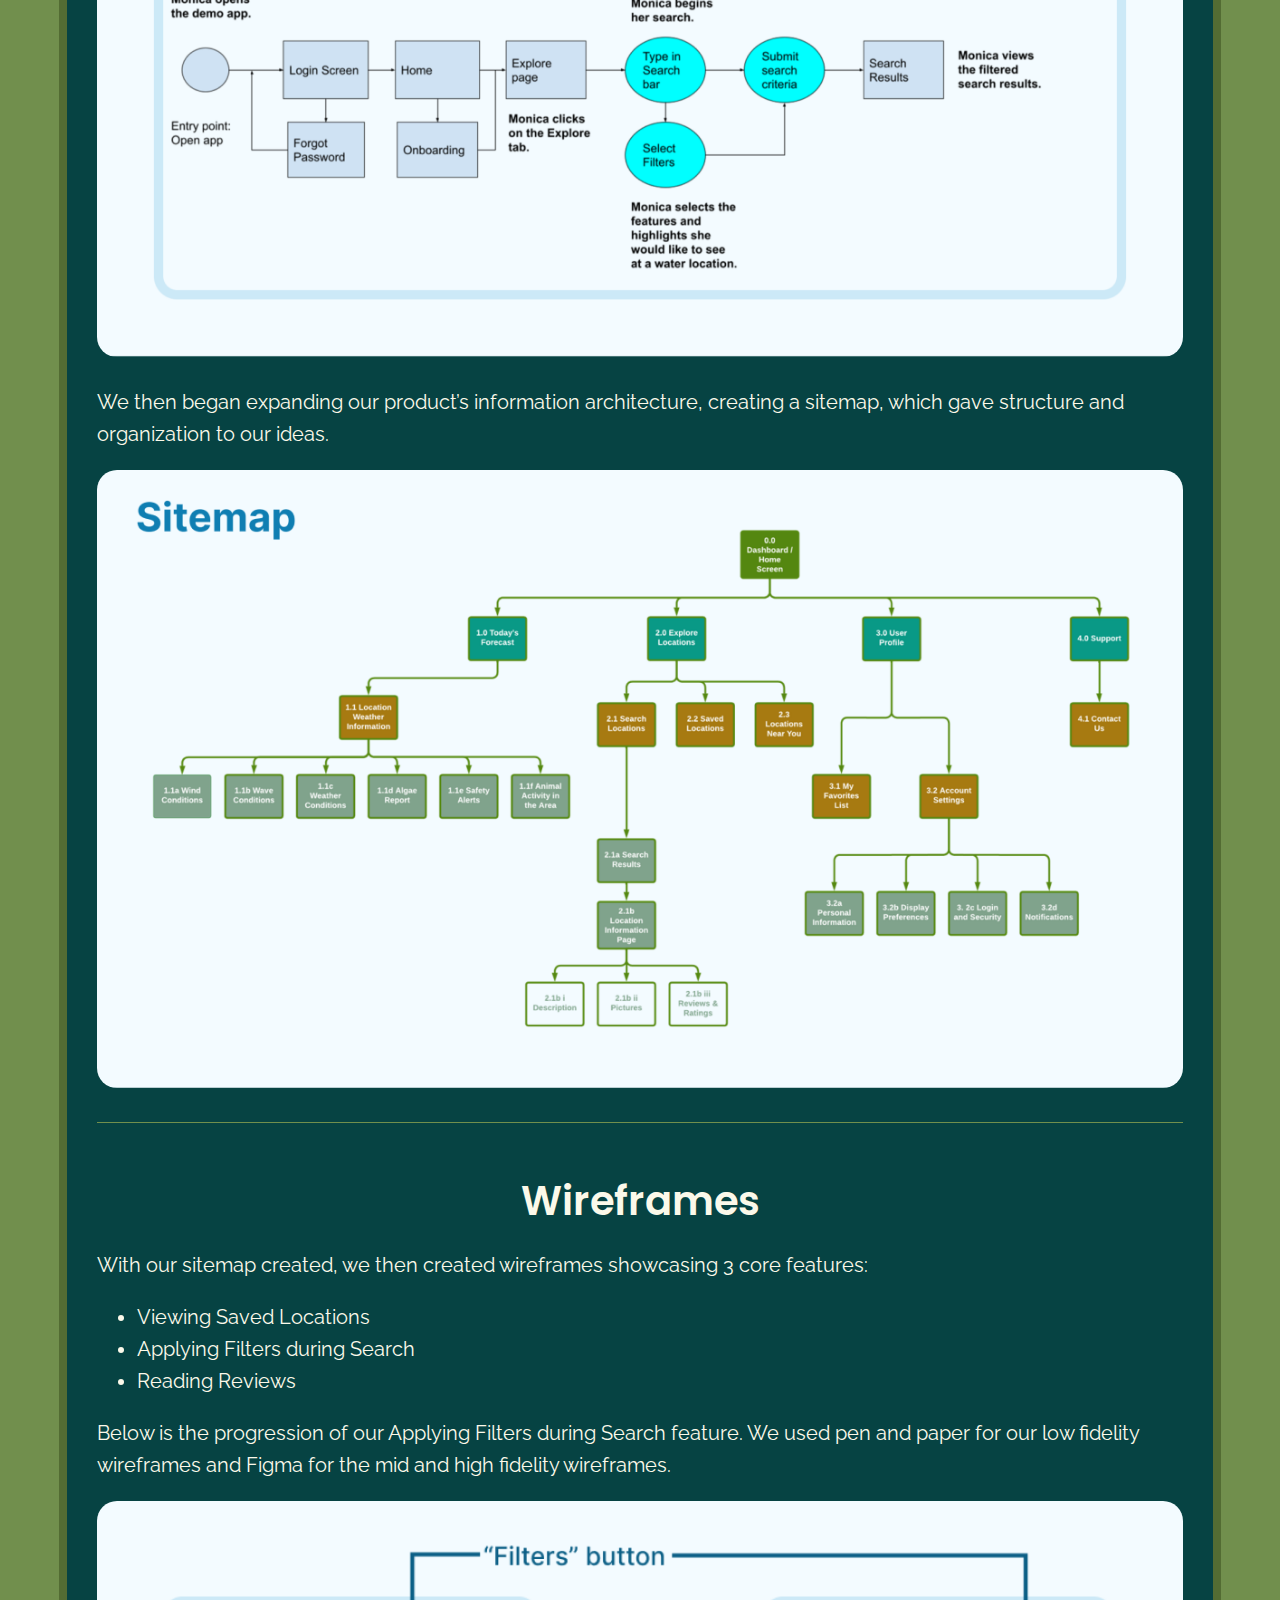
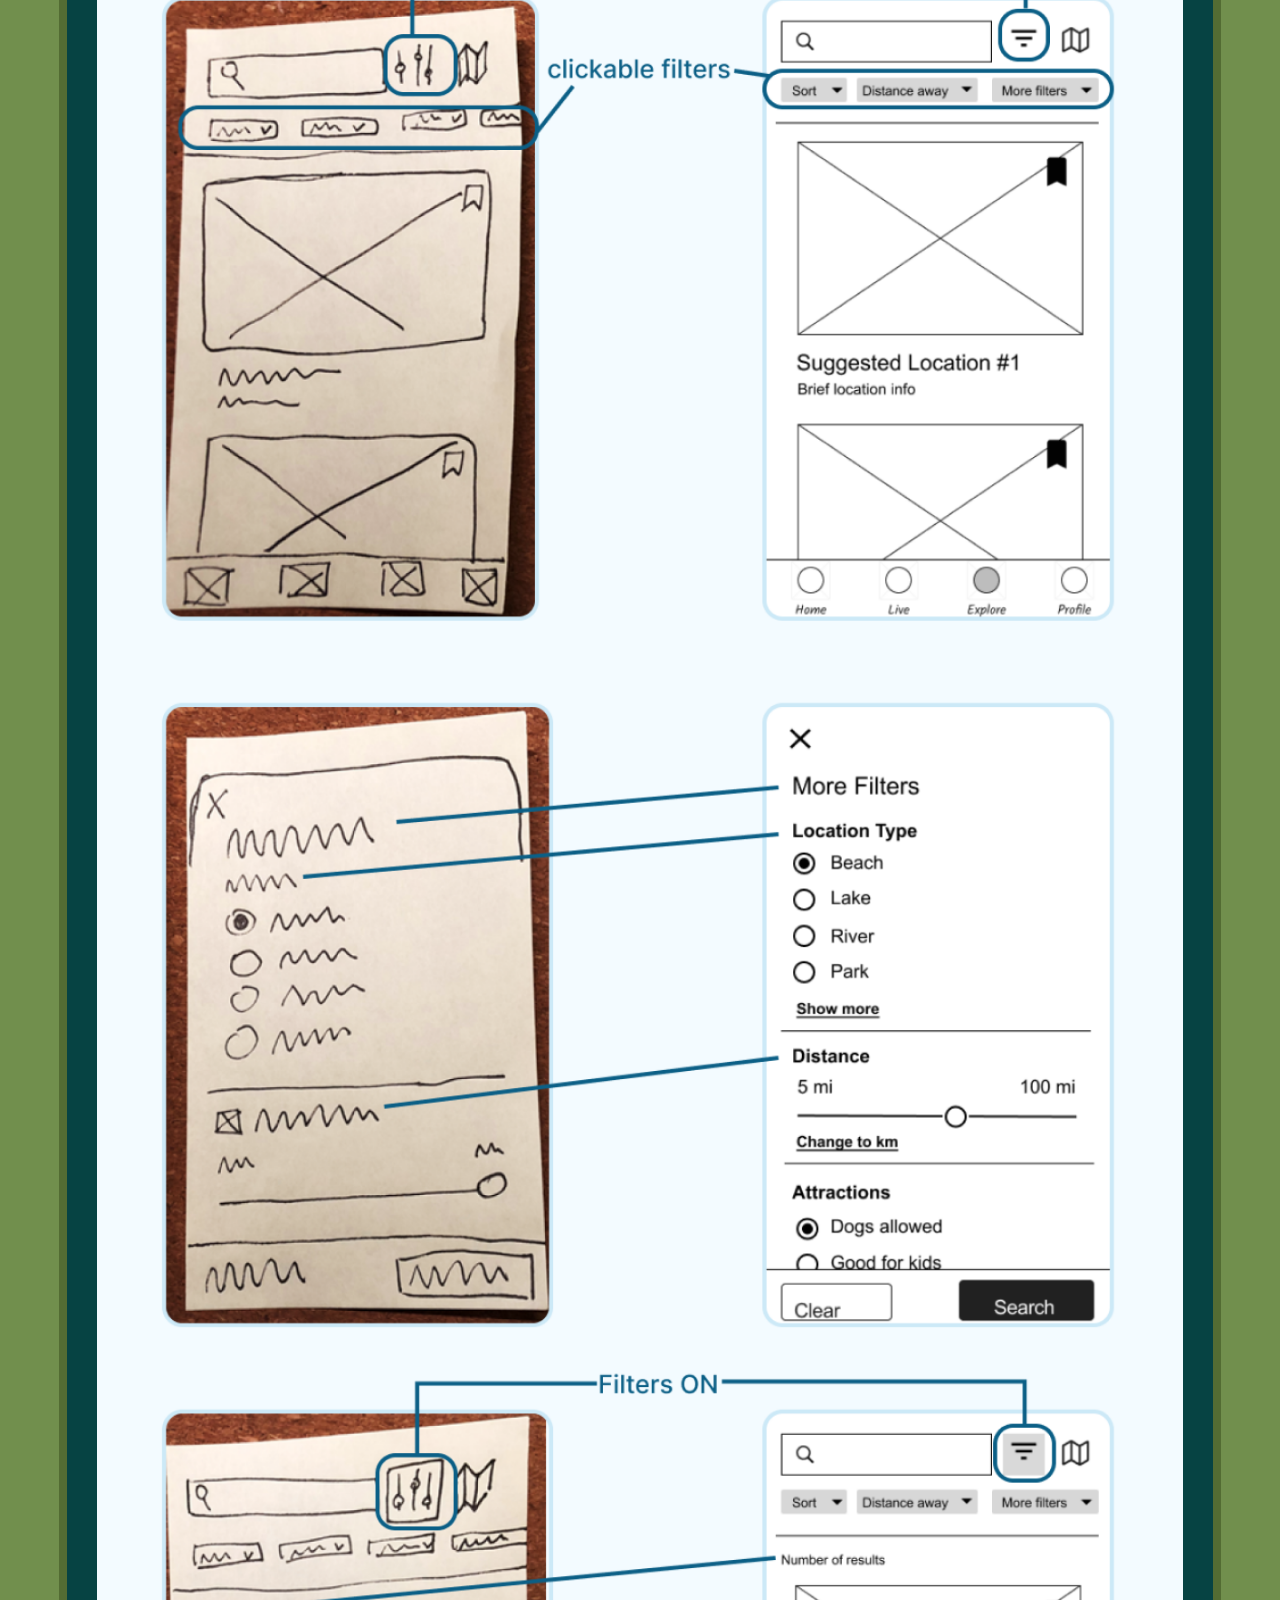
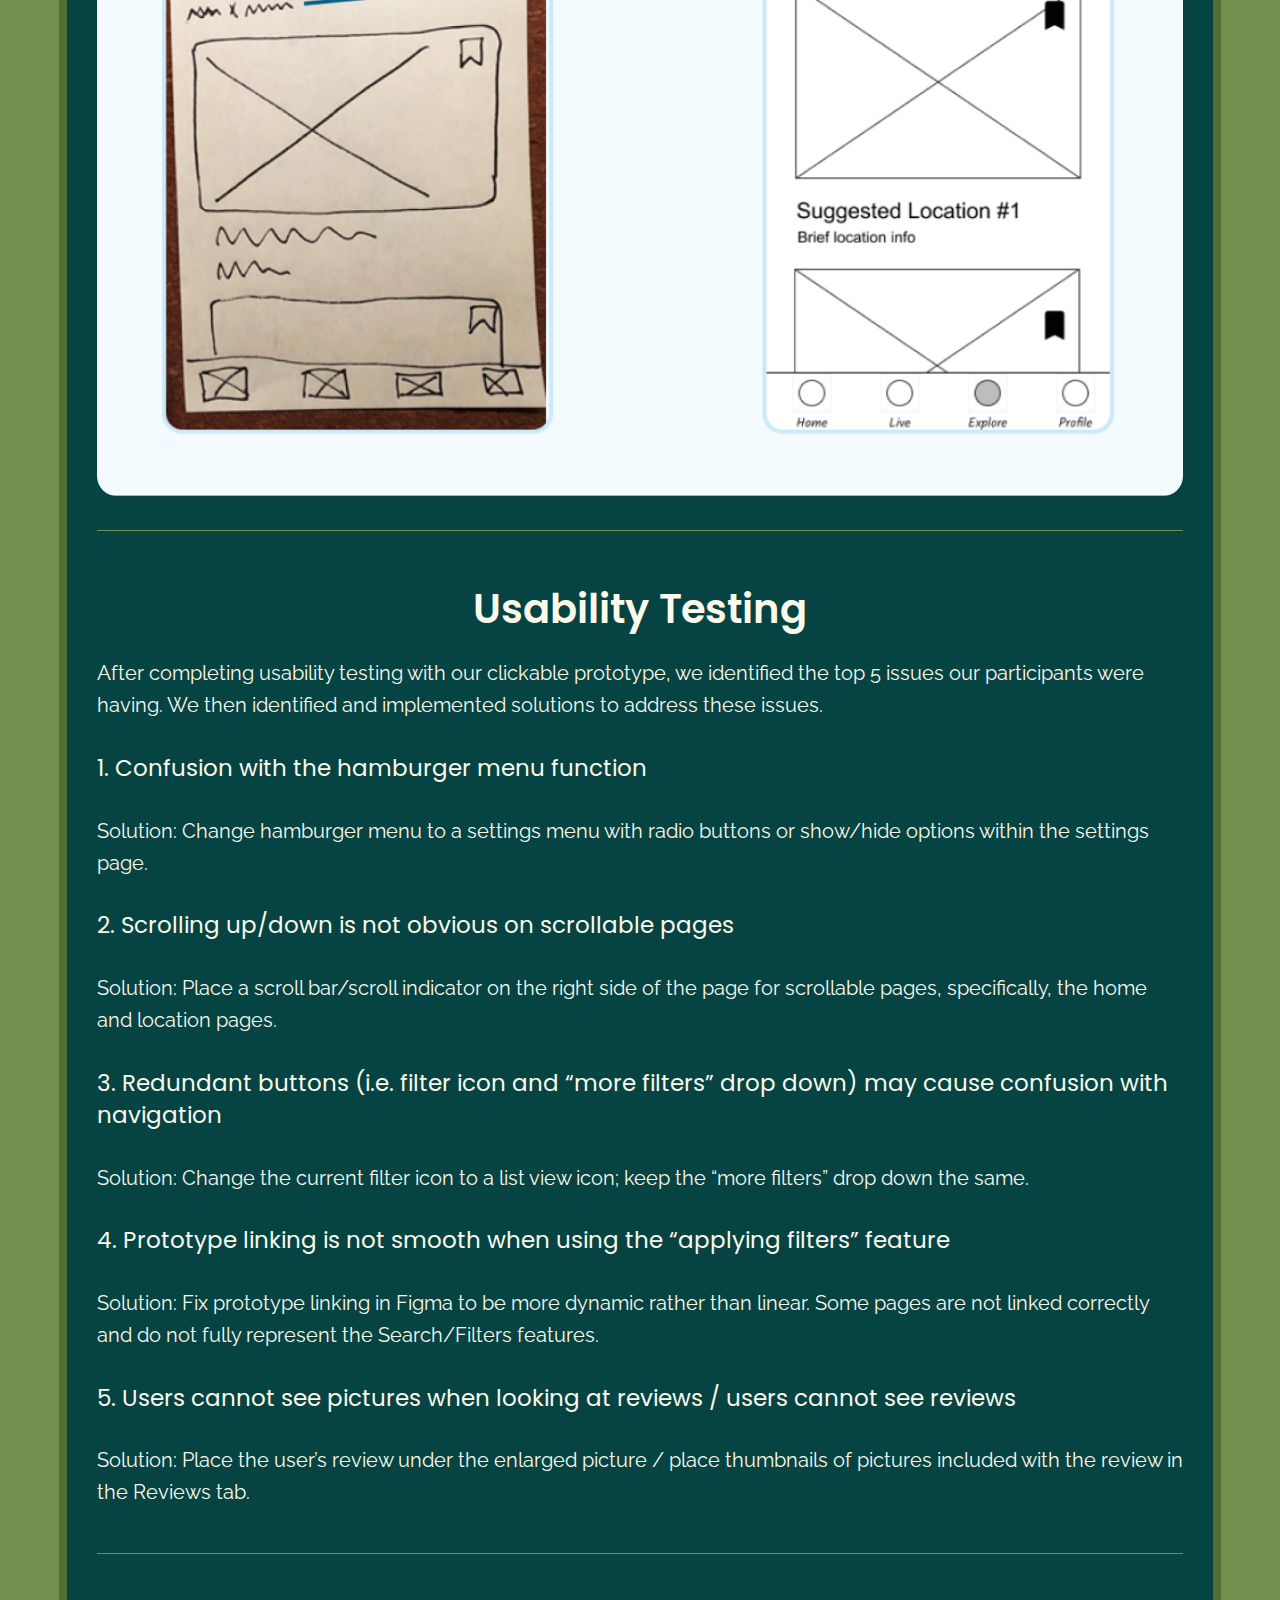
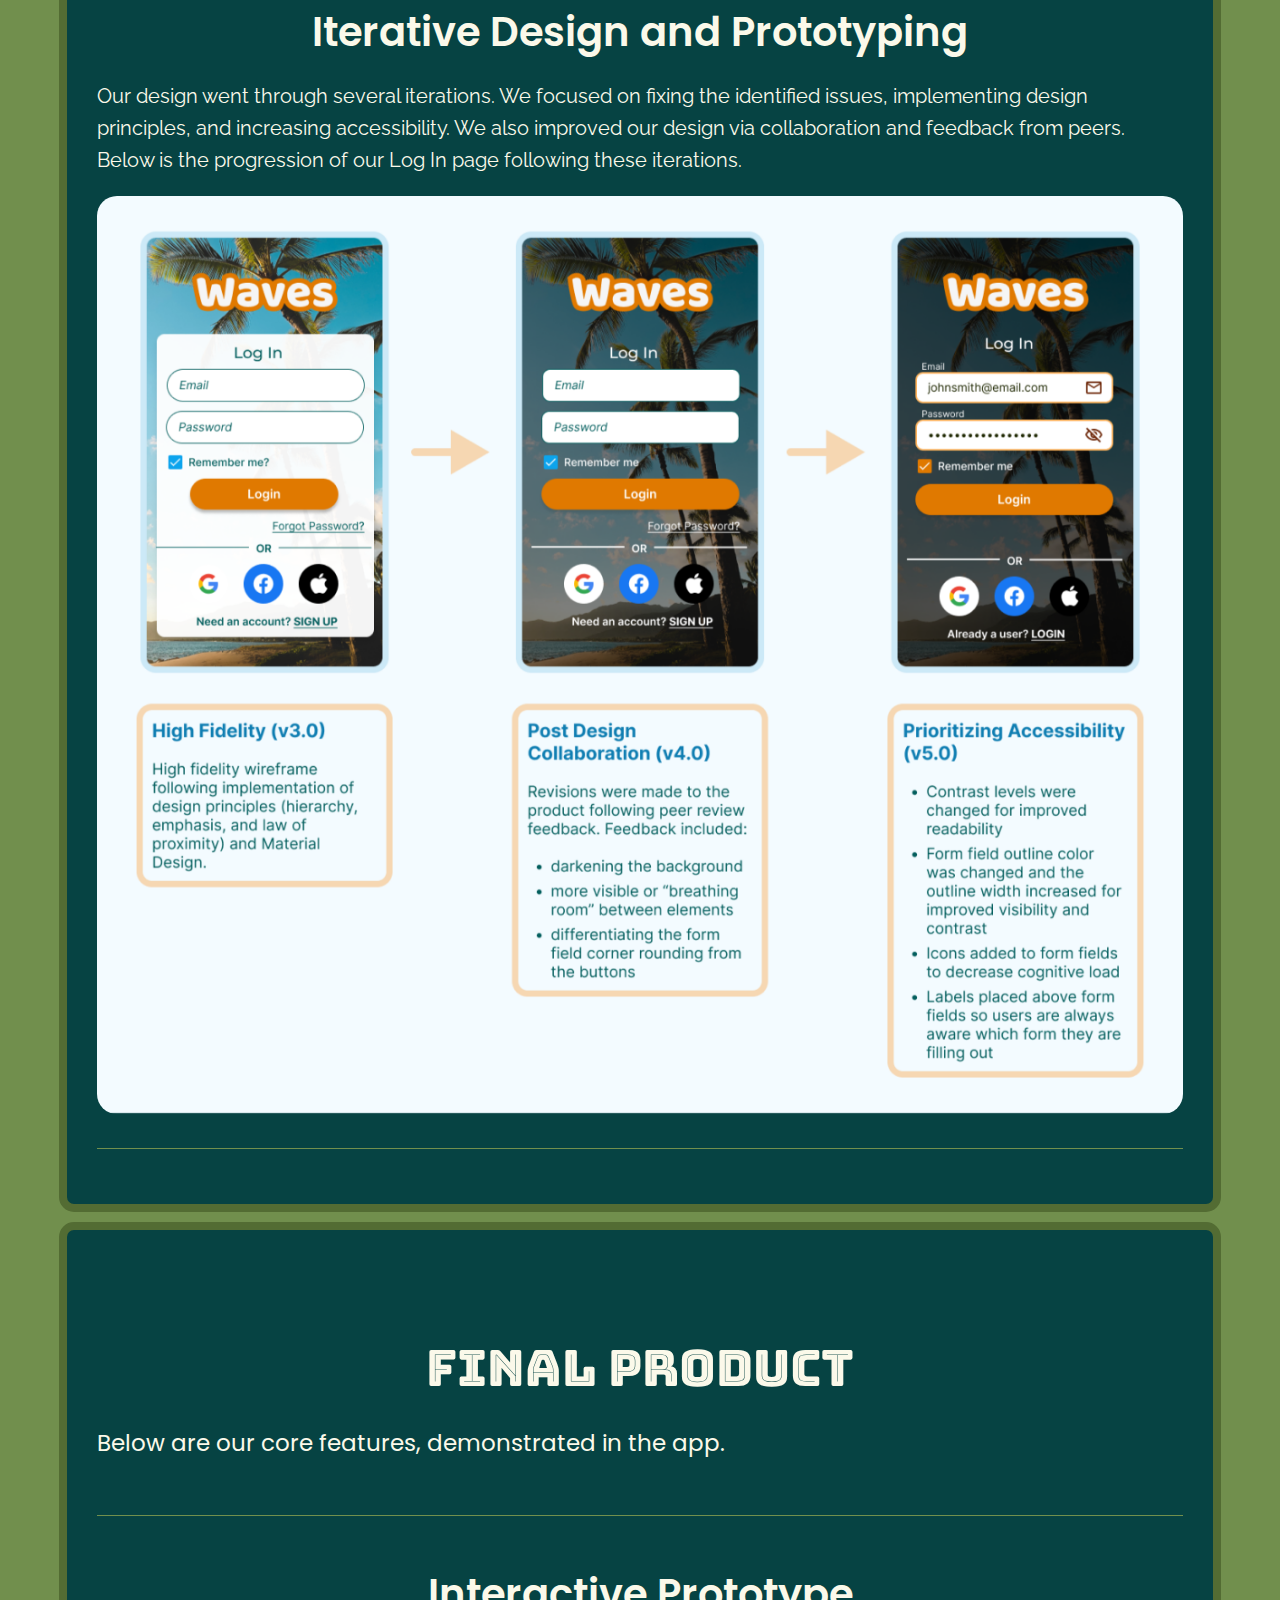
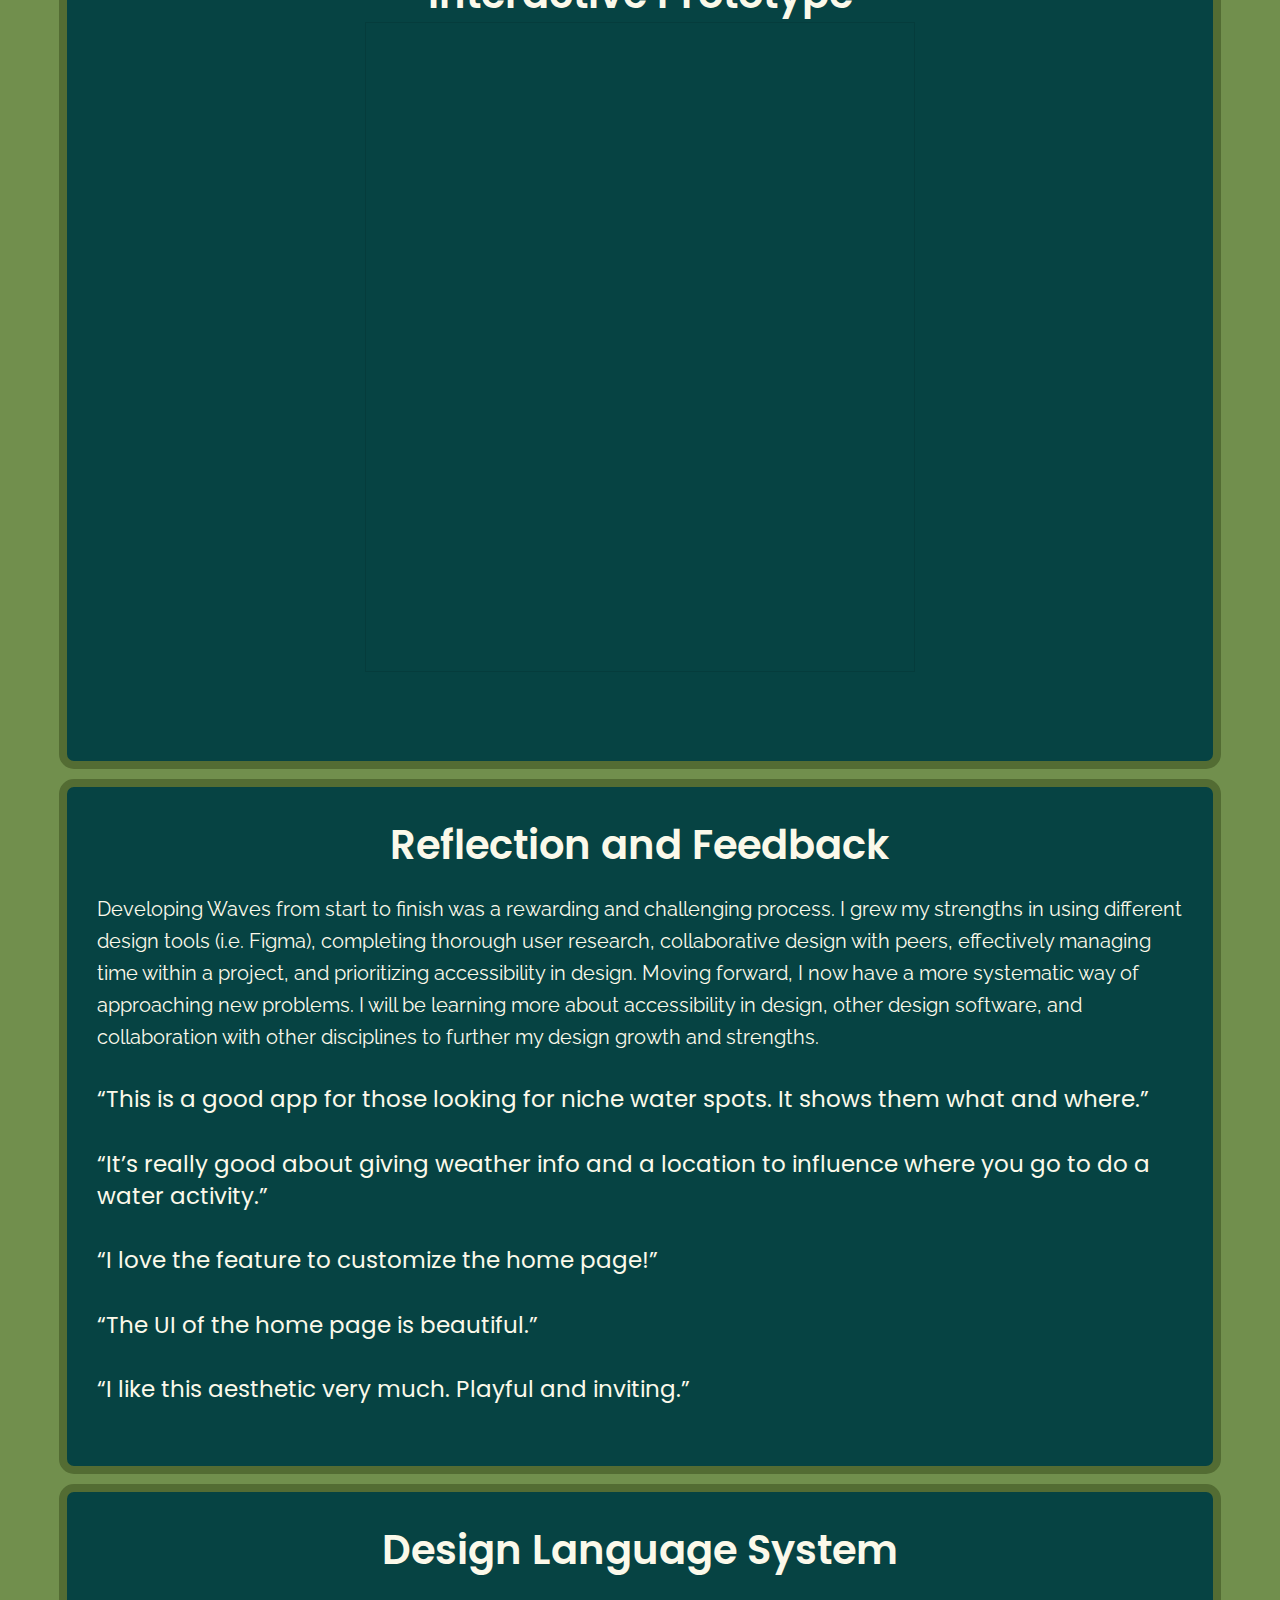
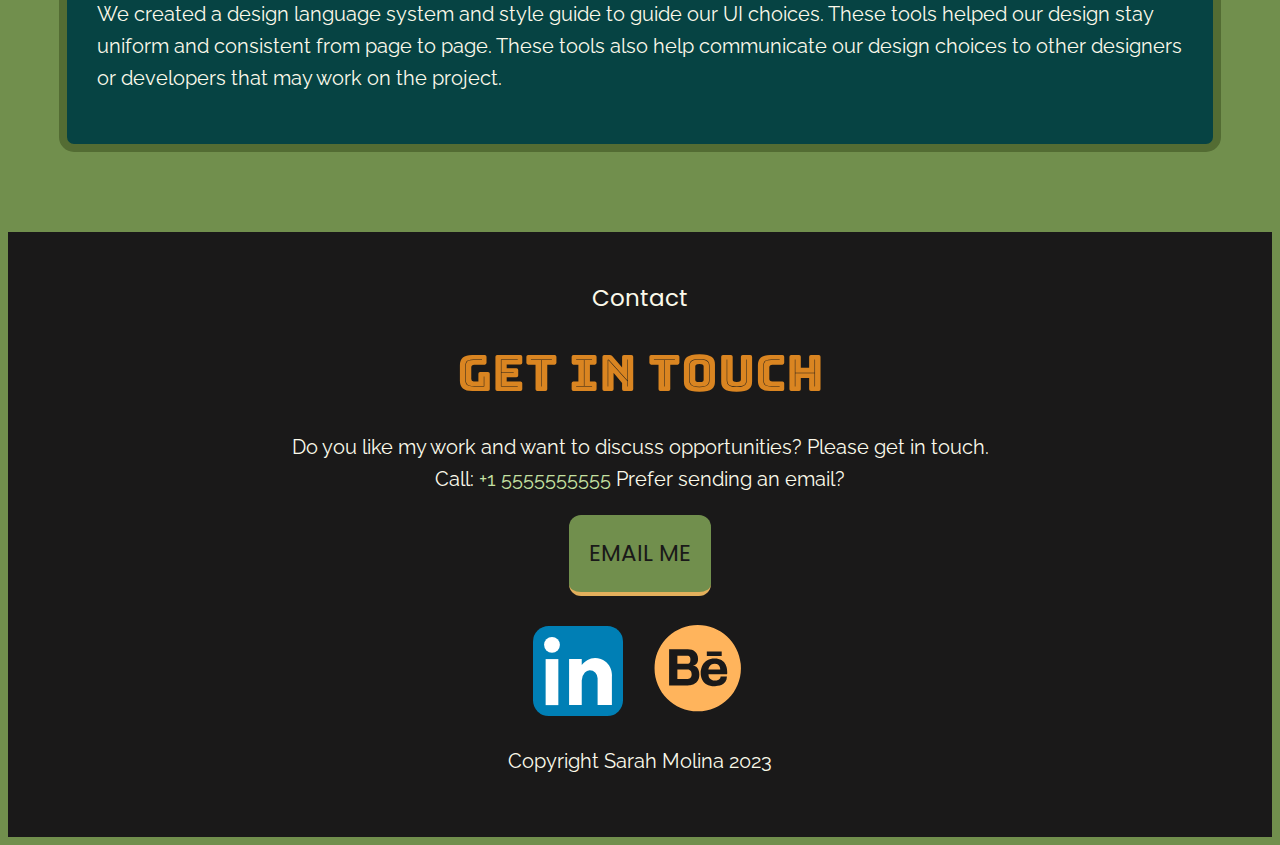
<file: waves.html>
<!DOCTYPE html>
<html lang="en">
<head>
    <meta charset="UTF-8">
    <meta name="viewport" content="width=device-width, initial-scale=1">
    <link rel="stylesheet" type="text/css" href="https://necolas.github.io/normalize.css/8.0.1/normalize.css">
    <link rel="stylesheet" type="text/css" href="css/style.css">
    <link rel="preconnect" href="https://fonts.googleapis.com">
    <link rel="preconnect" href="https://fonts.gstatic.com" crossorigin>
    <link href="https://fonts.googleapis.com/css2?family=Raleway&display=swap" rel="stylesheet">
    <link rel="preconnect" href="https://fonts.googleapis.com">
    <link rel="preconnect" href="https://fonts.gstatic.com" crossorigin>
    <link href="https://fonts.googleapis.com/css2?family=Poppins:wght@400;500;600;700&display=swap" rel="stylesheet">
    <link rel="stylesheet" href="https://cdnjs.cloudflare.com/ajax/libs/font-awesome/6.5.1/css/all.min.css" integrity="sha512-DTOQO9RWCH3ppGqcWaEA1BIZOC6xxalwEsw9c2QQeAIftl+Vegovlnee1c9QX4TctnWMn13TZye+giMm8e2LwA==" crossorigin="anonymous" referrerpolicy="no-referrer" />
    <link rel="preconnect" href="https://fonts.googleapis.com">
    <link rel="preconnect" href="https://fonts.gstatic.com" crossorigin>
    <link href="https://fonts.googleapis.com/css2?family=Bungee+Inline&display=swap" rel="stylesheet">
    <title>Waves Design Project</title>
</head>
    
<body>
    <header id="header">
        <div class="container"> <!--container circlebehind-->
             <div class="navtoggle" id="myNavtoggle">  
                 <a href="index.html"><svg id="logo" class="smlogo" width="auto" height="100%" viewBox="0 0 515 108" fill="none" xmlns="http://www.w3.org/2000/svg">
                     <path d="M23.384 51.51C20.664 51.51 18.607 50.745 17.213 49.215C15.819 47.651 15.122 45.424 15.122 42.534V40.494H20.426V42.942C20.426 45.254 21.395 46.41 23.333 46.41C24.285 46.41 24.999 46.138 25.475 45.594C25.985 45.016 26.24 44.098 26.24 42.84C26.24 41.344 25.9 40.035 25.22 38.913C24.54 37.757 23.282 36.38 21.446 34.782C19.134 32.742 17.519 30.906 16.601 29.274C15.683 27.608 15.224 25.738 15.224 23.664C15.224 20.842 15.938 18.666 17.366 17.136C18.794 15.572 20.868 14.79 23.588 14.79C26.274 14.79 28.297 15.572 29.657 17.136C31.051 18.666 31.748 20.876 31.748 23.766V25.245H26.444V23.409C26.444 22.185 26.206 21.301 25.73 20.757C25.254 20.179 24.557 19.89 23.639 19.89C21.769 19.89 20.834 21.029 20.834 23.307C20.834 24.599 21.174 25.806 21.854 26.928C22.568 28.05 23.843 29.41 25.679 31.008C28.025 33.048 29.64 34.901 30.524 36.567C31.408 38.233 31.85 40.188 31.85 42.432C31.85 45.356 31.119 47.6 29.657 49.164C28.229 50.728 26.138 51.51 23.384 51.51ZM39.2522 15.3H46.8512L52.6652 51H47.0552L46.0352 43.911V44.013H39.6602L38.6402 51H33.4382L39.2522 15.3ZM45.3722 39.168L42.8732 21.522H42.7712L40.3232 39.168H45.3722ZM55.3869 15.3H63.6999C66.5899 15.3 68.6979 15.98 70.0239 17.34C71.3499 18.666 72.0129 20.723 72.0129 23.511V25.704C72.0129 29.41 70.7889 31.756 68.3409 32.742V32.844C69.7009 33.252 70.6529 34.085 71.1969 35.343C71.7749 36.601 72.0639 38.284 72.0639 40.392V46.665C72.0639 47.685 72.0979 48.518 72.1659 49.164C72.2339 49.776 72.4039 50.388 72.6759 51H66.9639C66.7599 50.422 66.6239 49.878 66.5559 49.368C66.4879 48.858 66.4539 47.94 66.4539 46.614V40.086C66.4539 38.454 66.1819 37.315 65.6379 36.669C65.1279 36.023 64.2269 35.7 62.9349 35.7H60.9969V51H55.3869V15.3ZM63.0369 30.6C64.1589 30.6 64.9919 30.311 65.5359 29.733C66.1139 29.155 66.4029 28.186 66.4029 26.826V24.072C66.4029 22.78 66.1649 21.845 65.6889 21.267C65.2469 20.689 64.5329 20.4 63.5469 20.4H60.9969V30.6H63.0369ZM80.2912 15.3H87.8902L93.7042 51H88.0942L87.0742 43.911V44.013H80.6992L79.6792 51H74.4772L80.2912 15.3ZM86.4112 39.168L83.9122 21.522H83.8102L81.3622 39.168H86.4112ZM96.426 15.3H102.036V29.835H108.054V15.3H113.664V51H108.054V34.935H102.036V51H96.426V15.3Z" fill="#F7DD0E"/>
                     <rect x="14" y="58" width="104" height="40" rx="10" fill="#F7DD0E"/>
                     <path d="M25.427 86.27C23.987 86.27 22.889 85.865 22.133 85.055C21.377 84.227 20.999 83.048 20.999 81.518V67.1H23.969V81.734C23.969 82.382 24.095 82.85 24.347 83.138C24.617 83.426 24.995 83.57 25.481 83.57C25.967 83.57 26.336 83.426 26.588 83.138C26.858 82.85 26.993 82.382 26.993 81.734V67.1H29.855V81.518C29.855 83.048 29.477 84.227 28.721 85.055C27.965 85.865 26.867 86.27 25.427 86.27ZM34.5629 76.334L31.2959 67.1H34.4279L36.4259 73.202H36.4799L38.5319 67.1H41.3399L38.0729 76.334L41.5019 86H38.3699L36.2099 79.412H36.1559L33.9419 86H31.1339L34.5629 76.334ZM50.1799 79.655C49.3159 79.655 48.5779 79.358 47.9659 78.764C47.3719 78.152 47.0749 77.414 47.0749 76.55C47.0749 75.686 47.3719 74.957 47.9659 74.363C48.5779 73.751 49.3159 73.445 50.1799 73.445C51.0439 73.445 51.7729 73.751 52.3669 74.363C52.9789 74.957 53.2849 75.686 53.2849 76.55C53.2849 77.414 52.9789 78.152 52.3669 78.764C51.7729 79.358 51.0439 79.655 50.1799 79.655ZM63.9758 86.27C62.5358 86.27 61.4378 85.865 60.6818 85.055C59.9258 84.227 59.5478 83.048 59.5478 81.518V67.1H62.5178V81.734C62.5178 82.382 62.6438 82.85 62.8958 83.138C63.1658 83.426 63.5438 83.57 64.0298 83.57C64.5158 83.57 64.8848 83.426 65.1368 83.138C65.4068 82.85 65.5418 82.382 65.5418 81.734V67.1H68.4038V81.518C68.4038 83.048 68.0258 84.227 67.2698 85.055C66.5138 85.865 65.4158 86.27 63.9758 86.27ZM70.5191 67.1H73.4891V86H70.5191V67.1ZM82.9807 79.655C82.1167 79.655 81.3787 79.358 80.7667 78.764C80.1727 78.152 79.8757 77.414 79.8757 76.55C79.8757 75.686 80.1727 74.957 80.7667 74.363C81.3787 73.751 82.1167 73.445 82.9807 73.445C83.8447 73.445 84.5737 73.751 85.1677 74.363C85.7797 74.957 86.0857 75.686 86.0857 76.55C86.0857 77.414 85.7797 78.152 85.1677 78.764C84.5737 79.358 83.8447 79.655 82.9807 79.655ZM96.7496 86.27C95.2916 86.27 94.1756 85.856 93.4016 85.028C92.6276 84.2 92.2406 83.03 92.2406 81.518V71.582C92.2406 70.07 92.6276 68.9 93.4016 68.072C94.1756 67.244 95.2916 66.83 96.7496 66.83C98.2076 66.83 99.3236 67.244 100.098 68.072C100.872 68.9 101.259 70.07 101.259 71.582V81.518C101.259 83.03 100.872 84.2 100.098 85.028C99.3236 85.856 98.2076 86.27 96.7496 86.27ZM96.7496 83.57C97.7756 83.57 98.2886 82.949 98.2886 81.707V71.393C98.2886 70.151 97.7756 69.53 96.7496 69.53C95.7236 69.53 95.2106 70.151 95.2106 71.393V81.707C95.2106 82.949 95.7236 83.57 96.7496 83.57ZM105.484 69.8H102.379V67.1H111.559V69.8H108.454V86H105.484V69.8Z" fill="#064343"/>
                     <path d="M156.89 51.35C155.81 51.35 155.03 51.11 154.55 50.63C154.07 50.15 153.32 49.13 152.3 47.57L141.32 30.83C140.96 30.23 140.54 29.84 140.06 29.66C139.58 29.42 139.1 29.3 138.62 29.3H137.09C136.31 29.3 135.71 29.54 135.29 30.02C134.93 30.44 134.75 31.13 134.75 32.09V77.9H135.65V32.09C135.65 31.61 135.74 31.19 135.92 30.83C136.1 30.41 136.49 30.2 137.09 30.2H138.44C138.86 30.2 139.22 30.26 139.52 30.38C139.88 30.5 140.24 30.86 140.6 31.46L151.58 48.02C152.66 49.64 153.47 50.75 154.01 51.35C154.61 51.95 155.57 52.25 156.89 52.25C158.21 52.25 159.14 51.95 159.68 51.35C160.28 50.75 161.12 49.64 162.2 48.02L173.18 31.46C173.54 30.86 173.87 30.5 174.17 30.38C174.47 30.26 174.83 30.2 175.25 30.2H176.6C177.2 30.2 177.59 30.41 177.77 30.83C178.01 31.19 178.13 31.61 178.13 32.09V77.9H179.03V32.09C179.03 31.13 178.82 30.44 178.4 30.02C178.04 29.54 177.44 29.3 176.6 29.3H175.07C174.59 29.3 174.11 29.42 173.63 29.66C173.21 29.84 172.82 30.23 172.46 30.83L161.48 47.57C160.46 49.13 159.71 50.15 159.23 50.63C158.75 51.11 157.97 51.35 156.89 51.35ZM141.86 86H128.45C127.31 86 126.47 85.76 125.93 85.28C125.45 84.74 125.21 83.9 125.21 82.76V24.44C125.21 23.3 125.45 22.49 125.93 22.01C126.47 21.47 127.31 21.2 128.45 21.2H142.94C143.9 21.2 144.68 21.41 145.28 21.83C145.94 22.25 146.54 22.94 147.08 23.9L155.18 38.57C155.48 39.11 155.72 39.5 155.9 39.74C156.14 39.98 156.44 40.1 156.8 40.1H157.61C157.97 40.1 158.24 39.98 158.42 39.74C158.66 39.5 158.93 39.11 159.23 38.57L167.24 23.9C167.78 22.94 168.35 22.25 168.95 21.83C169.61 21.41 170.42 21.2 171.38 21.2H185.96C187.1 21.2 187.91 21.47 188.39 22.01C188.93 22.49 189.2 23.3 189.2 24.44V82.76C189.2 83.9 188.93 84.74 188.39 85.28C187.91 85.76 187.1 86 185.96 86H172.1C170.96 86 170.12 85.76 169.58 85.28C169.1 84.74 168.86 83.9 168.86 82.76V51.08L163.55 60.89C163.01 61.91 162.35 62.66 161.57 63.14C160.85 63.56 159.92 63.77 158.78 63.77H155.18C154.04 63.77 153.08 63.56 152.3 63.14C151.58 62.66 150.95 61.91 150.41 60.89L145.1 51.08V82.76C145.1 83.9 144.83 84.74 144.29 85.28C143.81 85.76 143 86 141.86 86ZM256.487 68.99C256.487 71.75 256.067 74.27 255.227 76.55C254.447 78.77 253.007 80.69 250.907 82.31C248.867 83.87 246.017 85.1 242.357 86C238.757 86.9 234.167 87.35 228.587 87.35C223.007 87.35 218.387 86.9 214.727 86C211.067 85.1 208.187 83.87 206.087 82.31C204.047 80.69 202.607 78.77 201.767 76.55C200.987 74.27 200.597 71.75 200.597 68.99V38.3C200.597 35.54 200.987 33.05 201.767 30.83C202.607 28.55 204.047 26.6 206.087 24.98C208.187 23.36 211.067 22.1 214.727 21.2C218.387 20.3 223.007 19.85 228.587 19.85C234.167 19.85 238.757 20.3 242.357 21.2C246.017 22.1 248.867 23.36 250.907 24.98C253.007 26.6 254.447 28.55 255.227 30.83C256.067 33.05 256.487 35.54 256.487 38.3V68.99ZM246.677 66.92V40.37C246.677 36.77 245.387 33.86 242.807 31.64C240.227 29.36 235.427 28.22 228.407 28.22C221.387 28.22 216.617 29.36 214.097 31.64C211.577 33.86 210.317 36.77 210.317 40.37V66.92C210.317 70.52 211.577 73.46 214.097 75.74C216.617 77.96 221.387 79.07 228.407 79.07C235.427 79.07 240.227 77.96 242.807 75.74C245.387 73.46 246.677 70.52 246.677 66.92ZM211.217 66.92V40.37C211.217 37.01 212.417 34.31 214.817 32.27C217.217 30.17 221.747 29.12 228.407 29.12C235.067 29.12 239.627 30.17 242.087 32.27C244.547 34.31 245.777 37.01 245.777 40.37V66.92C245.777 70.28 244.547 73.01 242.087 75.11C239.627 77.15 235.067 78.17 228.407 78.17C221.747 78.17 217.217 77.15 214.817 75.11C212.417 73.01 211.217 70.28 211.217 66.92ZM221.027 65.75C221.027 66.95 221.477 67.97 222.377 68.81C223.277 69.59 225.347 69.98 228.587 69.98C231.827 69.98 233.897 69.59 234.797 68.81C235.697 67.97 236.147 66.95 236.147 65.75V41.54C236.147 40.4 235.697 39.44 234.797 38.66C233.897 37.82 231.827 37.4 228.587 37.4C225.347 37.4 223.277 37.82 222.377 38.66C221.477 39.44 221.027 40.4 221.027 41.54V65.75ZM316.994 86H271.184C270.044 86 269.204 85.76 268.664 85.28C268.184 84.74 267.944 83.9 267.944 82.76V24.44C267.944 23.3 268.184 22.49 268.664 22.01C269.204 21.47 270.044 21.2 271.184 21.2H285.134C286.274 21.2 287.084 21.47 287.564 22.01C288.104 22.49 288.374 23.3 288.374 24.44V68.99H300.704V54.41C300.704 53.27 300.944 52.46 301.424 51.98C301.964 51.44 302.804 51.17 303.944 51.17H316.994C318.134 51.17 318.944 51.44 319.424 51.98C319.964 52.46 320.234 53.27 320.234 54.41V82.76C320.234 83.9 319.964 84.74 319.424 85.28C318.944 85.76 318.134 86 316.994 86ZM277.754 77.9H310.874V59.27H309.974V77H278.654V29.3H277.754V77.9ZM332.323 86C331.183 86 330.343 85.76 329.803 85.28C329.323 84.74 329.083 83.9 329.083 82.76V72.05C329.083 70.91 329.323 70.1 329.803 69.62C330.343 69.08 331.183 68.81 332.323 68.81H341.233V38.57H332.323C331.183 38.57 330.343 38.33 329.803 37.85C329.323 37.31 329.083 36.47 329.083 35.33V24.44C329.083 23.3 329.323 22.49 329.803 22.01C330.343 21.47 331.183 21.2 332.323 21.2H370.663C371.803 21.2 372.613 21.47 373.093 22.01C373.633 22.49 373.902 23.3 373.902 24.44V35.33C373.902 36.47 373.633 37.31 373.093 37.85C372.613 38.33 371.803 38.57 370.663 38.57H361.933V68.81H370.663C371.803 68.81 372.613 69.08 373.093 69.62C373.633 70.1 373.902 70.91 373.902 72.05V82.76C373.902 83.9 373.633 84.74 373.093 85.28C372.613 85.76 371.803 86 370.663 86H332.323ZM365.803 77.9V77H352.033V30.2H365.803V29.3H337.183V30.2H351.133V77H337.183V77.9H365.803ZM396.895 30.02C396.595 29.72 396.355 29.51 396.175 29.39C395.995 29.27 395.785 29.21 395.545 29.21C395.305 29.21 395.065 29.3 394.825 29.48C394.585 29.66 394.465 29.93 394.465 30.29V77.9H395.365V30.47C395.365 30.41 395.365 30.35 395.365 30.29C395.425 30.23 395.485 30.2 395.545 30.2C395.605 30.2 395.665 30.23 395.725 30.29C395.845 30.35 395.935 30.41 395.995 30.47L430.015 68.63V77.9H430.915V29.3H430.015V67.28L396.895 30.02ZM401.755 86H388.255C387.115 86 386.275 85.76 385.735 85.28C385.255 84.74 385.015 83.9 385.015 82.76V24.44C385.015 23.3 385.255 22.49 385.735 22.01C386.275 21.47 387.115 21.2 388.255 21.2H397.615C398.755 21.2 399.715 21.38 400.495 21.74C401.335 22.1 402.145 22.73 402.925 23.63L420.385 43.61V24.44C420.385 23.3 420.625 22.49 421.105 22.01C421.645 21.47 422.485 21.2 423.625 21.2H437.125C438.265 21.2 439.075 21.47 439.555 22.01C440.095 22.49 440.365 23.3 440.365 24.44V82.76C440.365 83.9 440.095 84.74 439.555 85.28C439.075 85.76 438.265 86 437.125 86H423.625C422.485 86 421.645 85.76 421.105 85.28C420.625 84.74 420.385 83.9 420.385 82.76V71.69L404.995 53.06V82.76C404.995 83.9 404.725 84.74 404.185 85.28C403.705 85.76 402.895 86 401.755 86ZM461.868 58.73C461.868 57.11 461.988 55.61 462.228 54.23C462.528 52.85 462.888 51.56 463.308 50.36L469.068 35.6C469.668 34.1 470.328 32.84 471.048 31.82C471.768 30.74 473.028 30.2 474.828 30.2H483.648C485.328 30.2 486.528 30.74 487.248 31.82C487.968 32.84 488.658 34.13 489.318 35.69L495.528 50.36C495.948 51.56 496.278 52.85 496.518 54.23C496.818 55.61 496.968 57.11 496.968 58.73V61.52H461.868V58.73ZM476.268 40.1L472.038 53.78H486.168L481.938 40.1C481.698 39.56 481.428 39.17 481.128 38.93C480.888 38.69 480.588 38.57 480.228 38.57H477.978C477.618 38.57 477.288 38.69 476.988 38.93C476.748 39.17 476.508 39.56 476.268 40.1ZM496.968 77.9H497.868V58.73C497.868 57.05 497.718 55.52 497.418 54.14C497.178 52.7 496.818 51.32 496.338 50L490.128 35.33C489.408 33.59 488.628 32.15 487.788 31.01C487.008 29.87 485.628 29.3 483.648 29.3H474.828C472.788 29.3 471.348 29.87 470.508 31.01C469.668 32.15 468.918 33.56 468.258 35.24L462.498 50C462.018 51.32 461.628 52.7 461.328 54.14C461.088 55.52 460.968 57.05 460.968 58.73V77.9H461.868V62.42H496.968V77.9ZM471.138 82.76C471.138 83.9 470.868 84.74 470.328 85.28C469.848 85.76 469.038 86 467.898 86H454.668C453.528 86 452.688 85.76 452.148 85.28C451.668 84.74 451.428 83.9 451.428 82.76V59C451.428 57.2 451.698 55.13 452.238 52.79C452.838 50.45 453.738 47.72 454.938 44.6L462.768 24.17C463.128 23.15 463.668 22.4 464.388 21.92C465.168 21.44 466.158 21.2 467.358 21.2H491.568C492.708 21.2 493.638 21.44 494.358 21.92C495.138 22.4 495.708 23.15 496.068 24.17L503.898 44.6C505.098 47.72 505.968 50.45 506.508 52.79C507.108 55.13 507.408 57.2 507.408 59V82.76C507.408 83.9 507.138 84.74 506.598 85.28C506.118 85.76 505.308 86 504.168 86H490.578C489.378 86 488.478 85.76 487.878 85.28C487.338 84.74 487.068 83.9 487.068 82.76V70.16H471.138V82.76Z" fill="#DA8521"/>
                 </svg></a>
 
                 <nav>
                     <ul>
                         <li><a href="index.html">Work</a></li>
                         <li><a href="about.html">About</a></li>
                         <li><a href="#contact">Contact</a></li>
                         <li><a href="javascript:void(0);" class="icon" onclick="menuToggle()"><i class="fa-solid fa-bars"></i></a></li>
                     </ul>
                 </nav>
             </div>
         </div>
    </header>


    <main id="waves_project">
        <div id="container-2">
            <h1><span>Waves UX Design Case Study</span></h1>
            <div class="container-1">
                <h2>Context:</h2>
                <h4>CareerFoundry UX Design Certificate</h4><br>

                <h2>Roles:</h2>
                <h4>UX Design, User Research, Information Architecture</h4><br>

                <h2>About:</h2>
                <h4>Waves is a water mobile app created to connect people with easy to understand wind, wave, and weather
                    information for quick decision making on their water days.</h4><br>
            </div>
        </div>

        <div id="waves">
            <div class="container-1">
                <h1>The Process</h1>
                <div class="box box-1">
                    <div class="row">
                        <h2>Research</h2>
                        <h4>Who are we designing for and what do they need? We completed a competitive analysis, SWOT analysis, and user surveys to discover more.</h4>
                        <h3>Key Research Insights</h3>
                        <h4>Users needed a mobile app to access water weather conditions to enjoy their leisure water activities.</h4>
                        <p>When completing our research, we learned:</p>
                            <ol>
                                <li>No apps on the market currently cater to leisurely water goers (discovered via competitive analysis and SWOT)</li>
                                <li>Majority of participants surveyed reported their primary purpose during water activities is for leisure (discovered via surveys)</li>
                            </ol>
                        <!--add thumbnails to enlarge: competitive analysis, SWOT, and user interviews-->
                    </div>

                    <div class="row">
                        <h2>POV</h2>
                        <p>Using the information and perspective gained from user interviews, we created personas to represent members of 
                        our target audience. These personas helped us stay user-centered throughout our design process.</p>
                        <!--add thumbnails to enlarge: personas-->
                        <picture>
                            <source srcset="img/waves/personas@1x.png" media="(max-width:767px)">
                            <img src="img/waves/personas@2x.png" alt="waves user personas">
                        </picture>
                    </div>

                    <div class="row">
                        <h2>Ideation</h2>
                            <ul>
                                    <li>user journey mapping</li>
                                    <li>creating user flows</li>
                                    <li>creating and refining our sitemap</li>
                            </ul>
                        <h3>User Journey Mapping</h3>
                        <p>User journey mapping helped us to understand the thoughts, feelings, and emotions of our personas when 
                            completing tasks. </p>
                        <p>By empathizing with our users, we learned that the app needs to:</p>
                            <ul>
                                <li>provide quick, accurate, and detailed weather and water conditions</li>
                                <li>have trustworthy information from other users (i.e., reviews and pictures)</li>
                                <li>have advanced filters so users can find the locations they want.</li>
                            </ul>
                        
                
                        <h3>Creating User Flows and Refining Our Sitemap</h3>
                        <p>We started creating user flows to visualize the steps of a task our user personas would take when using the app.</p>
                        <!--add thumbnail or image of userflows-->
                        <picture>
                            <source srcset="img/waves/userflows@1x.png" media="(max-width:767px)">
                            <img src="img/waves/userflows@2x.png" alt="waves user flows">
                        </picture>
                        <p>We then began expanding our product’s information architecture, creating a sitemap, which gave structure and 
                        organization to our ideas.</p>
                        <!--add thumbnail or pic of sitemap-->
                        <picture>
                            <source srcset="img/waves/sitemap@1x.png" media="(max-width:767px)">
                            <img src="img/waves/sitemap@2x.png" alt="waves site map">
                        </picture>
                    </div>

                    <div class="row">
                        <h2>Wireframes</h2>
                        <p>With our sitemap created, we then created wireframes showcasing 3 core features:</p>
                            <ul>
                                    <li>Viewing Saved Locations</li>
                                    <li>Applying Filters during Search</li>
                                    <li>Reading Reviews</li>
                            </ul>
                        <p>Below is the progression of our Applying Filters during Search feature. We used pen and paper for our low 
                        fidelity wireframes and Figma for the mid and high fidelity wireframes.</p>
                        <!--add low to hifi progression, make thumbnail?-->
                        <picture>
                            <source srcset="img/waves/wfprogression@1x.png" media="(max-width:767px)">
                            <img src="img/waves/wfprogression@2x.png" alt="wireframe progression">
                        </picture>
                    </div>

                    <div class="row">
                        <h2>Usability Testing</h2>
                        <p>After completing usability testing with our clickable prototype, we identified the top 5 issues our participants were 
                        having. We then identified and implemented solutions to address these issues.</p>
                        <div>
                            <h4>1. Confusion with the hamburger menu function</h4>
                            <p>Solution: Change hamburger menu to a settings menu with radio buttons or show/hide options within the settings 
                            page.</p>
                            <h4>2. Scrolling up/down is not obvious on scrollable pages</h4>
                            <p>Solution: Place a scroll bar/scroll indicator on the right side of the page for scrollable pages, 
                            specifically, the home and location pages.</p>
                            <h4>3. Redundant buttons (i.e. filter icon and “more filters” drop down) may cause confusion with navigation</h4>
                            <p>Solution: Change the current filter icon to a list view icon; keep the “more filters” drop down the same.</p>
                            <h4>4. Prototype linking is not smooth when using the “applying filters” feature</h4>
                            <p>Solution: Fix prototype linking in Figma to be more dynamic rather than linear. Some pages are not linked 
                            correctly and do not fully represent the Search/Filters features.</p>
                            <h4>5. Users cannot see pictures when looking at reviews / users cannot see reviews</h4> 
                            <p>Solution: Place the user’s review under the enlarged picture / place thumbnails of pictures included with the 
                            review in the Reviews tab.</p>
                        </div>
                    </div>

                    <div class="row">
                        <h2>Iterative Design and Prototyping</h2>
                        <p>Our design went through several iterations. We focused on fixing the identified issues, implementing design 
                            principles, and increasing accessibility. We also improved our design via collaboration and feedback from 
                            peers. Below is the progression of our Log In page following these iterations.</p>
                            <!--add image/thumbnail of prototype iterations, change to thumbnail?-->
                            <picture>
                                <source srcset="img/waves/prototyping@1x.png" media="(max-width:767px)">
                                <img src="img/waves/prototyping@2x.png" alt="waves site map">
                            </picture>
                    </div>
                </div>
            </div>
            

            <div id="final"> <!--why is there no margin between the above element and this?-->
                <div class="container-1">
                    <div class="row">
                        <h1>Final Product</h1>
                        <h4>Below are our core features, demonstrated in the app.</h4>
                        <!--add gifs-->
                        <!--<div>add gifs</div>-->
                    </div>

                    <div class="row no-line">
                        <h2>Interactive Prototype</h2>
                        <div class="i-frame"><iframe style="border: 1px solid rgba(0, 0, 0, 0.1);" width="550" height="700" class="prototype" src="https://www.figma.com/embed?embed_host=share&url=https%3A%2F%2Fwww.figma.com%2Fproto%2FxFONZhtmTB1X4VGC1CgAH4%2FVela-(Waves)-UX-Design-Project---Sarah-Molina%3Fpage-id%3D72%253A16898%26node-id%3D72-16913%26starting-point-node-id%3D72%253A16913%26mode%3Ddesign%26t%3DilkngwfY4H1NeooT-1" allowfullscreen></iframe></div>
                    </div>
                </div>
            </div>
                    

            <div id="reflection">
                <div class="container-1">
                        <h2>Reflection and Feedback</h2>
                    <!--add div class = box box-1 here? and div class=row?-->
                        <p>Developing Waves from start to finish was a rewarding and challenging process. I grew my strengths in using 
                            different design tools (i.e. Figma), completing thorough user research, collaborative design with peers, 
                            effectively managing time within a project, and prioritizing accessibility in design.

                            Moving forward, I now have a more systematic way of approaching new problems. I will be learning more about 
                            accessibility in design, other design software, and collaboration with other disciplines to further my design 
                            growth and strengths.</p>
                        <div>
                            <h4>
                                “This is a good app for those looking for niche water spots. It shows them what and where.”
                                <br><br>
                                “It’s really good about giving weather info and a location to influence where you go to do a water activity.”
                                <br><br>
                                “I love the feature to customize the home page!”
                                <br><br>
                                “The UI of the home page is beautiful.”
                                <br><br>
                                “I like this aesthetic very much. Playful and inviting.”
                            </h4>
                        </div>
                    </div>
                </div>
            </div>
            

            <div id="dls">
                <div class="container-1">
                    <h2>Design Language System</h2>
                    <p>We created a design language system and style guide to guide our UI choices. These tools helped our design stay 
                        uniform and consistent from page to page. These tools also help communicate our design choices to other designers 
                        or developers that may work on the project.</p>
                    <!--add THUMBNAIL design language system-->
                </div>
            </div>

            <!--</div>-->


       
    </main>


    <footer id="contact">
        <div class="footer">
            <a href="#contact"><h4>Contact</h4></a>
            <h1>Get in Touch</h1>
            <p>Do you like my work and want to discuss opportunities? Please get in touch. <br>Call: <a href="Tel:+15555555555">+1 5555555555</a> Prefer sending an email?</p>
                <div>
                    <a href="mailto:smolinaa22@myemail.com" class="button contact">Email me</a>
                </div>

                <div class="social-media">
                    <a href="https://www.linkedin.com/in/sarah-molina-otr-l-a258a3230/" target="_blank">
                        <svg id="linkedin" class="socialsvg" viewBox="0 0 64 64" xmlns="http://www.w3.org/2000/svg"><defs><style>.cls-1{fill:#007fb5;}.cls-2{fill:#fff;}</style></defs><title/><g data-name="14-linkedin" id="_14-linkedin"><rect class="cls-1" height="64" rx="11.2" ry="11.2" width="64"/><rect class="cls-2" height="32.72" width="9.03" x="8.99" y="23.54"/><path class="cls-2" d="M48.2,23.54C41.54,21,36.72,25.3,34.66,27.7V23.54h-9V56.26h9V39a8.45,8.45,0,0,1,2.23-5.92,4.75,4.75,0,0,1,3.41-1.67A5.42,5.42,0,0,1,44.24,33a6.13,6.13,0,0,1,1.7,4.35V56.26H56.1V36S57.23,26.92,48.2,23.54Z"/><circle class="cls-2" cx="13.5" cy="13.38" r="5.64"/></g></svg>
                    </a>
                    <a href="https://www.behance.net/sarahm68" target="_blank">
                        <img src="img/behance.svg" class="socialsvg" alt="behance">
                    </a> 

                <p>Copyright Sarah Molina 2023</p>
                </div>
        </div>
    </footer>

    <script
    src="https://code.jquery.com/jquery-3.7.1.min.js"
    integrity="sha256-/JqT3SQfawRcv/BIHPThkBvs0OEvtFFmqPF/lYI/Cxo="
    crossorigin="anonymous"></script>
    <script src="js/scripts.js"></script>
</body>

</html>
</file>
<file: css/style.css>
header {
    background-color: #064242;
    /*text-align: center;*/
    padding: 10px 10px 4px;
    position: fixed;
    width: 100%;
    box-shadow: 0 5px 9px rgba(0, 0, 0, 0.3); 
    }

main {
    padding-top: 54px;
    padding-bottom: 30px;
}

footer {
    margin-top: 40px;
    padding: 20px;
    background-color: #1A1919;
    text-align: center;
}

footer h1 {
    color: #da8521;
}

*{
    box-sizing: border-box;
}

body{
    background-color: #718F4D; /*#313030;*/
    font-family: 'Raleway', sans-serif;
    font-size: 16px;
    line-height: 1.6;
    color: #fbf9ea;
}

h2, h3, h4 {
    font-family: 'Poppins', sans-serif;
    line-height: 1.4;
}

h1{
    font-family: 'Bungee Inline', sans-serif;
    font-size: 2.50em;
    font-weight: 400;
    color: #064242; /*#064343*/
    text-align: center;
    line-height: 1.0;
}

h2{
    font-size: 2.00em;
    font-weight: 600;
    color: #fbf9ea;
    text-align: center;
    margin: 0;                                 
}

h3{
    font-size: 1.25em;
    font-weight: 500;
    color: #FFCA95;
}

h4{
    font-size: 1.15em;
    font-weight: 400;
    color: #FBF9EA;
    text-align: center;
}

img {
    width: 100%;
    border-radius: 20px;
    display: inline-block;
}

.social-media a{
    padding: 0 10px;
}

.social-media {
    padding: 20px;
}

a{ 
    color: #c5e1a2;
    text-decoration: none;
}

a:visited {
    color: #fbf9ea;
}

a:hover,
a:focus {
    color: #e3af5c;
    text-decoration: underline;
}

a:active { /* selected link */
    color: #eb9f9f; 
}

.button, .button.resume { 
    display: inline-block;
    font-family: 'Poppins', sans-serif;
    background-color: #fbf9ea;
    color: #064343;
    font-weight: 400;
    font-size: 1.15em;
    text-decoration: none;
    padding: 20px;
    margin: 4px, 8px;
    border-radius: 12px;
    border-bottom: 4px solid #718F4D;
    transition: 0.2s opacity; /*transition: property, duration, fiming-function, delay*/
}

.button:hover,
.button:visited,
.button.resume:hover,
.button.resume:visited {
    opacity: 0.8;
    color: #313030;
    text-decoration: none;
}

.button:active,
.button.resume:active {
    opacity: .4;
    text-decoration: none;
}

.button.contact {
    background-color: #718F4D;
    color: #1A1919;
    text-transform: uppercase;
    border-bottom: 4px solid #e3af5c;
}

.button.contact:hover {
    opacity: 0.8;
}

.button.contact:active {
    opacity: .4;
}

/* Layout styling */

#about-page h2 {
    font-family: 'Bungee Inline', sans-serif;
    padding-bottom: 20px;
    font-weight: 400;
}

#about-page {
    padding-top: 120px;
}

#about-page h4 {
    text-align: left;
}

#waves_project {
    padding-top: 120px;
}

#ad_astra_project {
    padding-top: 120px;
}

#adastra h1 {
    color: #fbf9ea;
}

#adastra h3 {
    text-align: center;
}

#adastra h4 {
    text-align: left;
}

#adastra main {
    padding-top: 20px;
}

#ad_astra_project span {
    display: block;
    text-align: center;
}

#ad_astra_project h1 {
    font-size: 1.00 em;
}

#waves h1 {
    color: #fbf9ea;
}

#waves h4 {
    text-align: left;
} 

#waves h3 {
    text-align: center;
}

#waves main {
    padding-top: 20px;
}

.container-1 {
    background-color: #064343;
    max-width: 1200px;
    padding-top: 20px;
    padding: 12px;
    padding-bottom: 20px;
    border: 8px solid #536c33;
    border-radius: 15px;
    margin: auto;
    margin-top: 10px;
    margin-bottom: 10px;
    width: 92%;
    box-sizing: border-box;
    /* margin: 0 ; */
}

.row h1 {
    color: #fbf9ea;
}

.container-2 {
    padding: 0;
    display: inline-block;
    width: 100%;
    box-sizing: border-box;
}

.box.box-1 {
    margin: 0 auto;
}

.row{
    margin: 25px 0;
}

.row-1, #about .row, #waves .row, #final .row, #adastra .row  {
    padding-bottom:25px; border-bottom: 1px solid #718F4D;
}

#work {
    text-align: center;
}

#hero {
    padding: 20px 0 0;
    display: inline-block;
    width: 100%;
    text-align:center;
}

.center {
    text-align: center;
}

.profile {
    display: block;
    margin-left: auto;
    margin-right: auto;
    max-width: 250px;
}

nav > ul {
    list-style-type: none;
    padding: 0;
    margin: 0;
}

nav > ul > li > a { 
    padding: 0 15px;
    text-transform: uppercase;
    font-weight: 700;
    color: #fbf9ea;
}

nav > ul > li > a:hover,
nav > ul > li > a:focus {
    color:#e3af5c;
    text-decoration: underline;
}

.navtoggle.responsive nav {
    padding: 24px 0 0;
}

.navtoggle li .icon {
    position: absolute;
    right: 0;
    top: 2px;
    font-size: 20px;
    padding-right: 0;
}

.navtoggle li:not(:last-child) {
    display: none;
}

.navtoggle, .navtoggle.responsive {
    position: relative;
}

.navtoggle.responsive li {
    display: block;
    padding: 10px 0;
    border-top: 1px solid; 
    border-color: #fbf9ea;
}

.navtoggle.responsive li:last-child {
    padding: 0 0 10px;
}

/*how do I make a_ hover or focus show in the nav? NOT visited*/
/*putting .nav info in different order changes what appears*/

svg {
    display: inline-block;
    width: 100%;
    max-width: 15%;
    height: auto; 
}

.smlogo {
    width: 100%;
    max-width: 150px; /*25%*/
    height: auto;
}

.prototype {
    text-align: center;
}

.no-line {
    border-bottom: 0 !important;
} /*or .row.no-line*/

.i-frame {
    text-align: center;
    /* margin: 0 auto; add iframe class to waves as well*/
}

@media only screen and (min-width:375px) { /*small devices, i.e. iphoneSE*/
    main {
        padding-top: 20px;
    }

    .prototype {
        max-width: 305px;
        max-height: 650px;
    }

    #about-page {
        padding-top: 60px;
    }

    #about-page h3{
        text-align: center;
    }

    #hero span {
        display: block;
        padding-right: 10px;
        padding-left: 10px;
    }

    .col-lg-7.line {
        padding-bottom: 25px;
        border-bottom: 1px solid #718F4D;
    }

    #work .row-1, #about .row, #waves .row, #final .row, #adastra .row {
        padding-bottom:25px; 
        padding-top: 25px;
        border-bottom: 1px solid #718F4D;
    }
    
    #ad_astra_project {
        padding-top: 60px;
    }
    
    #waves_project {
        padding-top: 60px;
    }

    #story.row-1 {
        border-bottom: 0;
    }

    img.socialsvg {
        max-width: 17%;
    }

    
}

@media only screen and (min-width: 641px) { /* medium devices 640px and larger) */
    .smlogo {
        max-width: 25%;
    }

    #about-page h3{
        text-align: left;
    }
    
    header {
        text-align: unset; /* unset: rests property to initial (original) value*/
        padding: 20px 20px 13px 20px;
    }

    nav {
        width: auto;
        float: right;
        margin-top: 0;
    }

    nav > ul {
        margin: 1em 0;
    }

    nav > ul > li {
        display: inline-block;
    }

    .navtoggle li:not(:last-child) {
        display: inline-block;
    }

    .navtoggle li:last-child {
        display:none;
    }

    main {
        padding-top: 70px;
    }

    body {
        font-size: 18px;
    }

    h1 {
        font-size: 1.00 em;
    }

    #hero span {
        display: block;
        padding-right: 10px;
        padding-left: 10px;
    }

    #hero h1 {
        font-size: 1.00 em;
    }

    #about h2 {
        text-align: center;
    }

    #about-page {
        padding-top: 120px;
    }


   /*  #about container-1 {
        margin-top: 100px;
    } */

    .col-md-6 {
        width: 50%;
    }

    [class*="col-"] { /*why won't about page float left/make side by side columns*/
        float: left;
        padding: 10px;
    }

    .row-1,.no-line::after {
        content: "";
        clear: both;
        display: table;
    }

    .button.resume {
        font-size: 18px;
    }

    .prototype {
        max-width: 550px;
        max-width: 700px;
    }

    #ad_astra_project {
        padding-top: 100px;
    }
    
    #waves_project {
        padding-top: 100px;
    }

    .col-lg-7.line {
        border-bottom: 0;
    }

    img.socialsvg {
        max-width: 100px;
    }

}

@media only screen and (min-width: 1024px) { /* large devices 1024px or larger */
    body {
        font-size: 20px;
    }

    .col-lg-5 {
        width: 40%;
    }

    .col-lg-7 {
        width: 60%;
    }

    .col-md-6 {
        padding-right: 50px;
        padding-left: 50px;
    }

    .container, .container-1 {
        max-width: 1200px;
        margin-left: auto;
        margin-right: auto;
    }

    .container-1{
        padding: 30px;
    }

    .socialsvg {
        max-width: 90px;
    }

    .button.resume {
        font-size: 1.15em;
    }

    #ad_astra_project {
        padding-top: 120px;
    }
    
    #waves_project {
        padding-top: 120px;
    }

}

@media only screen and (min-width: 1440px) { /*XL devices 1440 px or larger*/

}


.circle-illustration {
    width: 100%;
    max-width: 100%;
    height: auto;
    border-radius: 20px;
}

@keyframes bg-change {
    0% {fill:#fedba7;}
    50%{fill:#a363a5;}
    100% {fill:#6389a5;}
}

.background-1 rect{
    animation: 5s bg-change infinite alternate linear;
}

@keyframes fg-change { 
    0% {fill:#fdbc71;}
    50%{fill:#c0aaff;}
    100% {fill:#aae4ff;}
}

@keyframes circle-move {
    from {transform: translate(0,100px);}
    to {transform: translate(0,700px);}
}

.circle-1 circle{ 
    animation: 5s fg-change infinite alternate linear, 5s circle-move infinite alternate linear;
}
/*
  div.circlebehind a:before, div.circlebehind a:after 
  {
    position: absolute;
    top: 22px;
    left: 50%;
    width: 50px;
    height: 50px;
    border: 4px solid #0277bd;
    transform: translateX(-50%) translateY(-50%) scale(0.8);
    border-radius: 50%;
    background: transparent;
    content: "";
    opacity: 0;
    transition: all 0.3s;
    z-index: -1;
  }

  div.circlebehind a:after {
    border-width: 2px;
    transition: all 0.4s;
  }

  div.circlebehind a:hover:before {
    opacity: 1;
    transform: translateX(-50%) translateY(-50%) scale(1);
  }

  div.circlebehind a:hover:after {
    opacity: 1;
    transform: translateX(-50%) translateY(-50%) scale(1.3);
  }
*/
</file>
